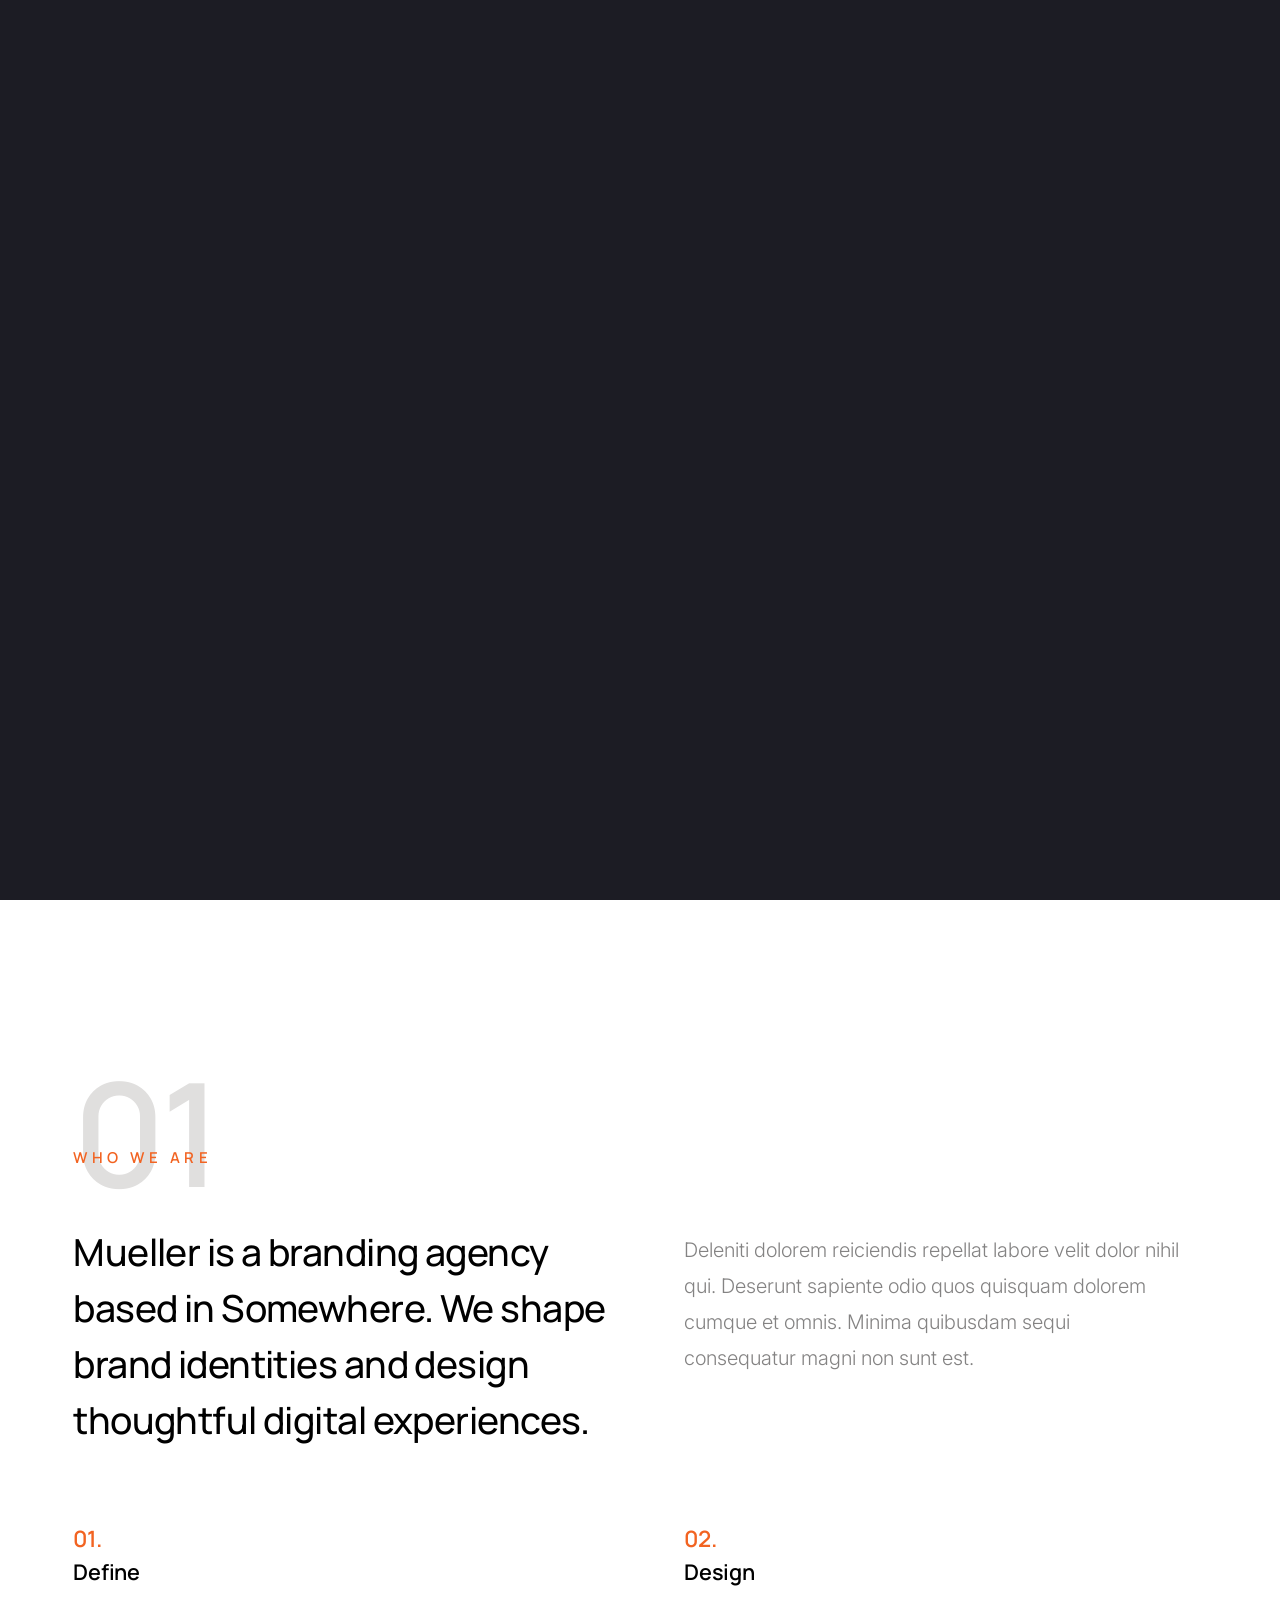
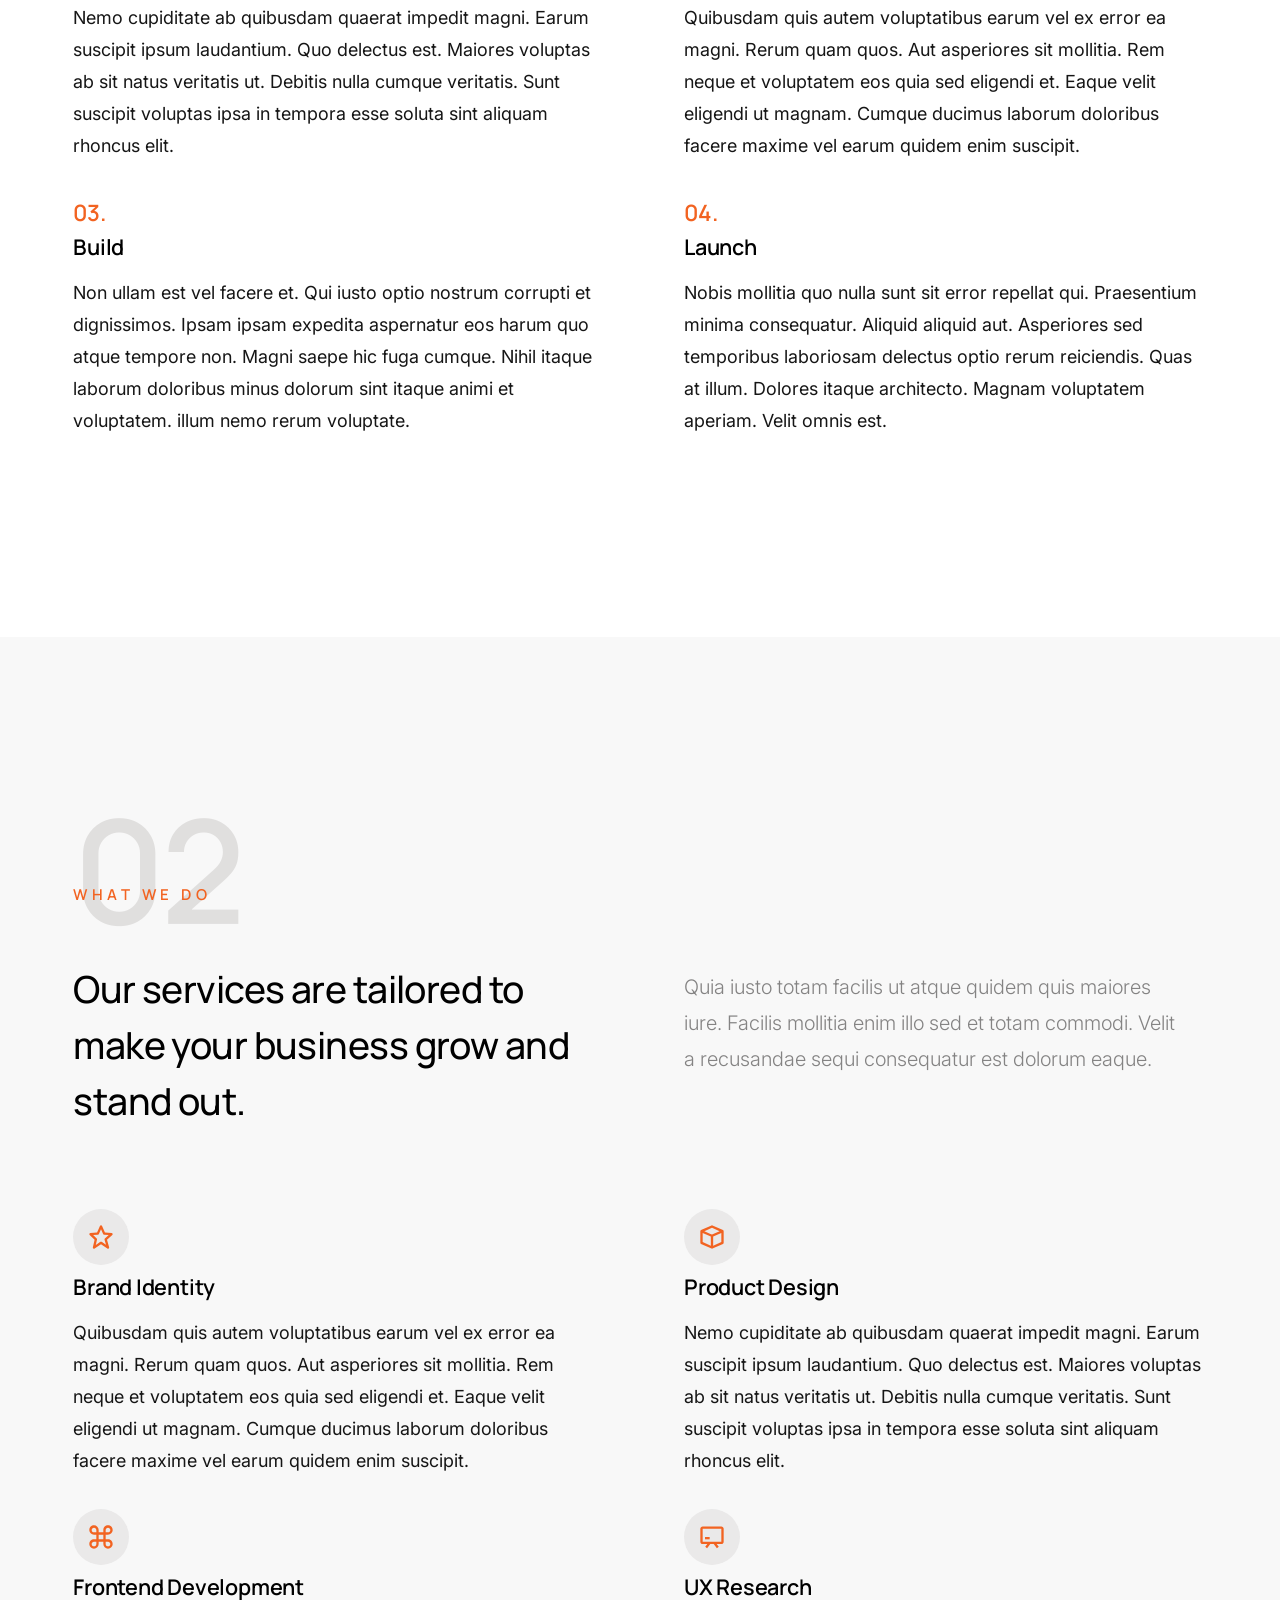
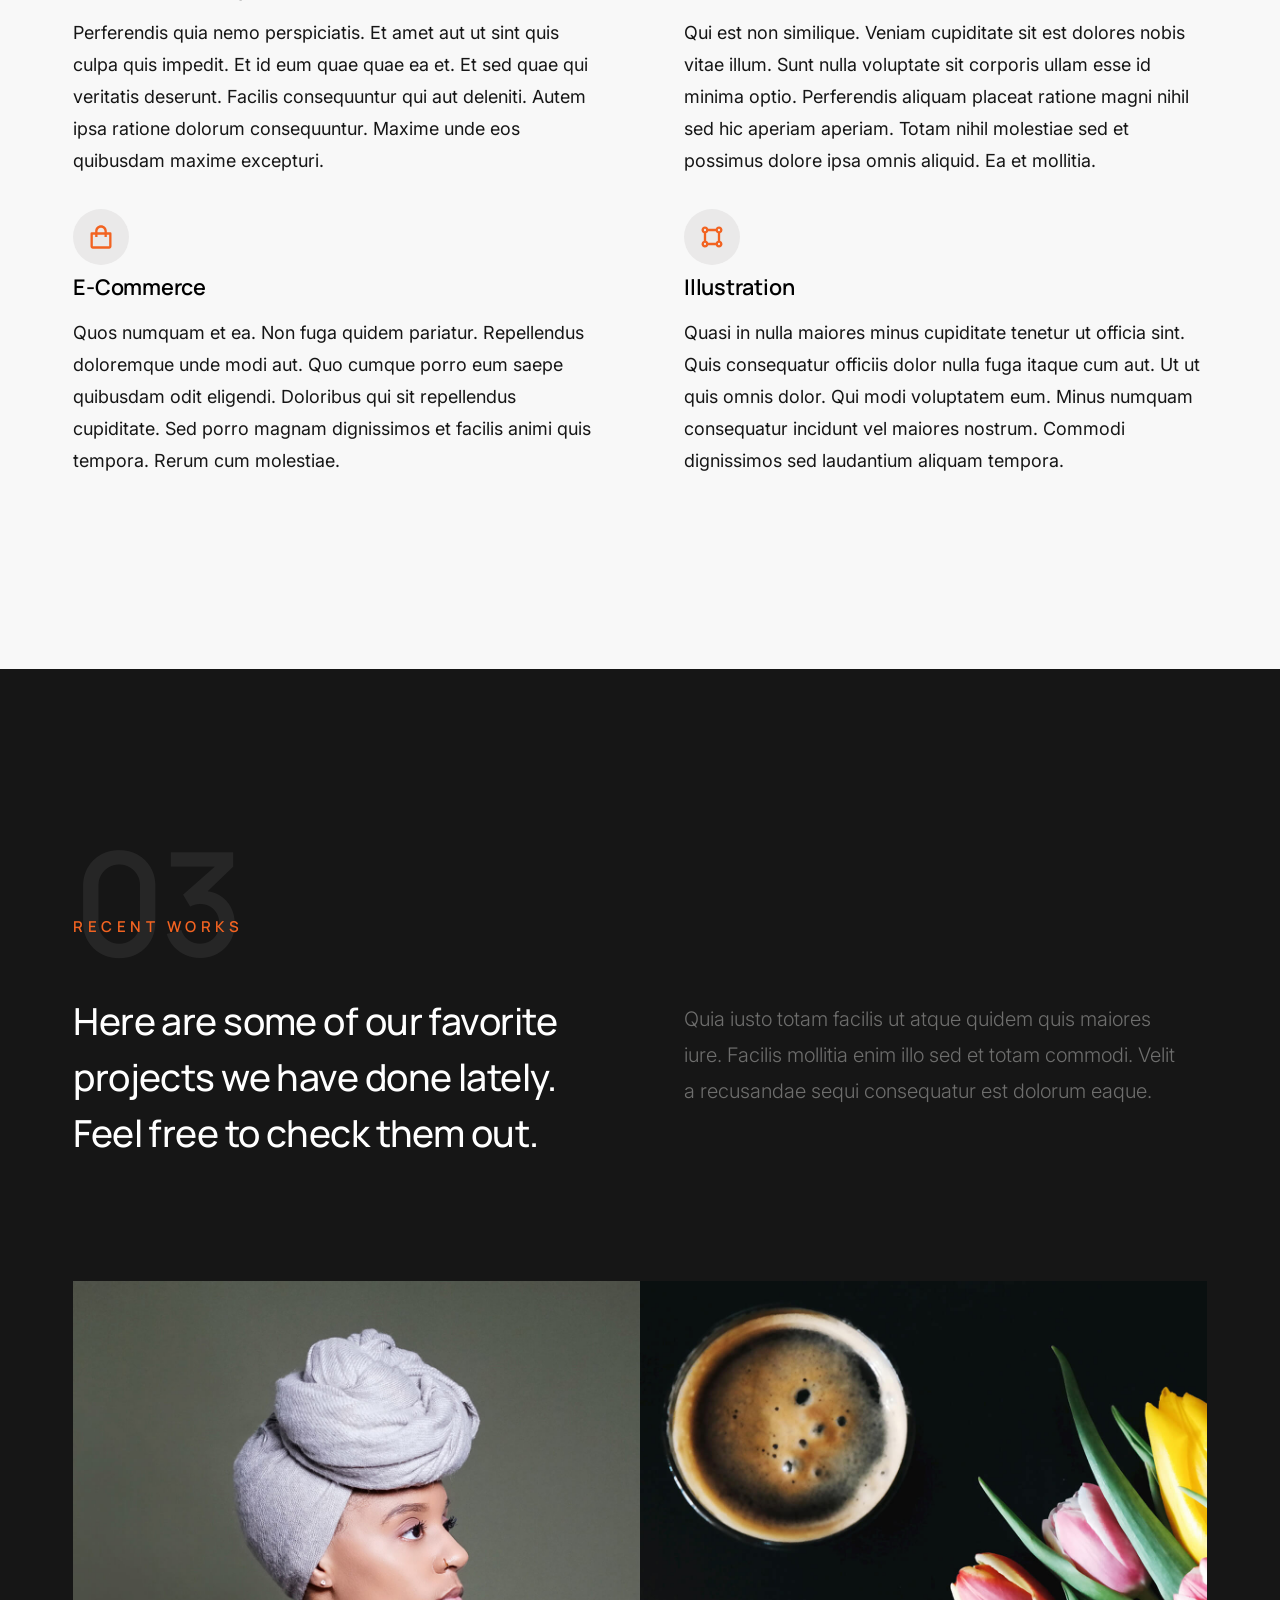
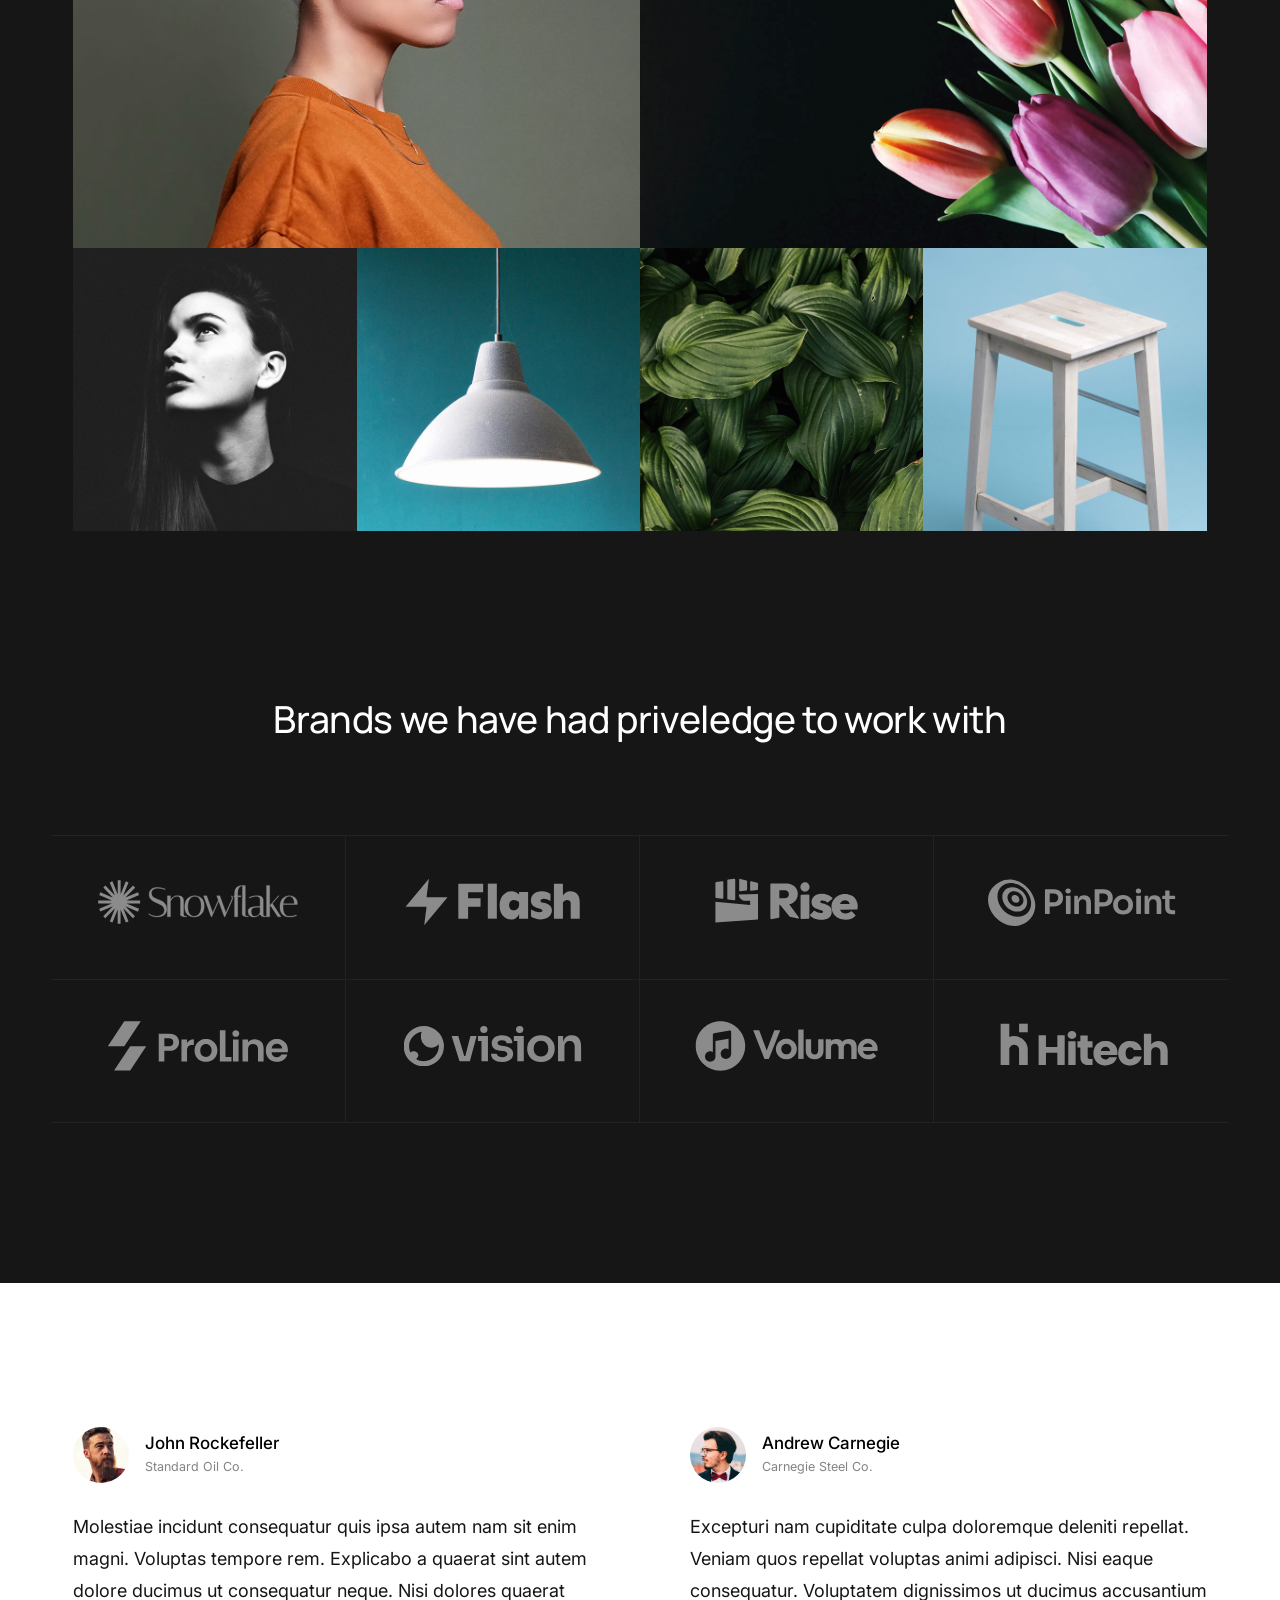
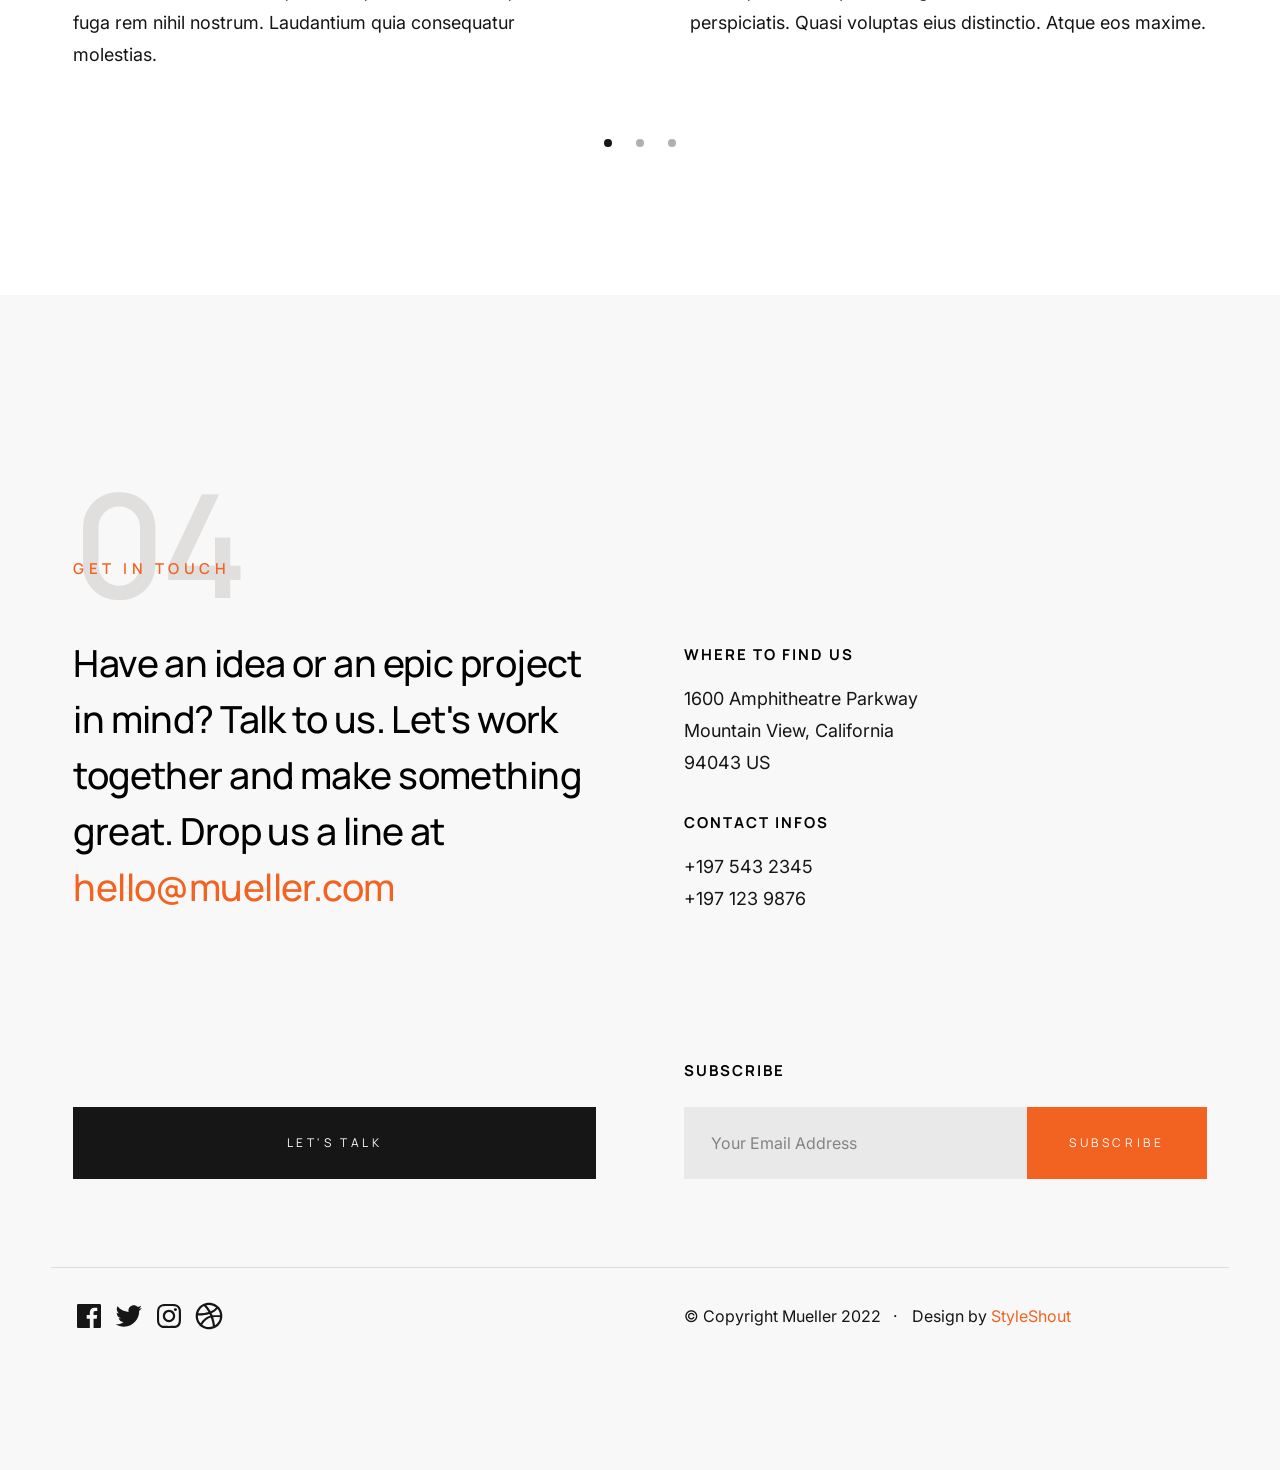
<file: index.html>
<!DOCTYPE html><html lang="en" class="js"><head>

    <!--- basic page needs
    ================================================== -->
    <meta charset="utf-8">
    <meta name="viewport" content="width=device-width, initial-scale=1">
    <title>Mueller</title>
    <meta name="robots" content="noindex, nofollow">

    <script>
        document.documentElement.classList.remove('no-js');
        document.documentElement.classList.add('js');
    </script>

    <!-- CSS
    ================================================== -->
    <link rel="stylesheet" href="css/vendor.css">
    <link rel="stylesheet" href="css/styles.css">

    <!-- favicons
    ================================================== -->
    <link rel="apple-touch-icon" sizes="180x180" href="images/apple-touch-icon.png">
    <link rel="icon" type="image/png" sizes="32x32" href="images/favicon-32x32.png">
    <link rel="icon" type="image/png" sizes="16x16" href="images/favicon-16x16.png">
    <link rel="manifest" href="site.webmanifest">

</head>


<body id="top">


    <!-- preloader
    ================================================== -->
    <div id="preloader">
        <div id="loader"></div>
    </div>


    <!-- page wrap
    ================================================== -->
    <div id="page" class="s-pagewrap">


        <!-- # site header 
        ================================================== -->
        <header class="s-header">

            <div class="row s-header__inner">

                <div class="s-header__block">
                    <div class="s-header__logo">
                        <a class="logo" href="index.html">
                            <img src="images/logo.svg" alt="Homepage">
                        </a>
                    </div>

                    <a class="s-header__menu-toggle" href="#0"><span>Menu</span></a>
                </div> <!-- end s-header__block -->

                <nav class="s-header__nav">
    
                    <ul class="s-header__menu-links">
                        <li class="current"><a href="#intro" class="smoothscroll">Intro</a></li>
                        <li><a href="#about" class="smoothscroll">About</a></li>
                        <li><a href="#services" class="smoothscroll">Services</a></li>
                        <li><a href="#folio" class="smoothscroll">Work</a></li>
                        <li><a href="#footer" class="smoothscroll">Contact</a></li>
                    </ul> <!-- s-header__menu-links -->

                    <ul class="s-header__social">
                        <li>
                            <a href="">
                                <svg xmlns="http://www.w3.org/2000/svg" width="24" height="24" viewBox="0 0 24 24" style="fill:rgba(0, 0, 0, 1);transform:;-ms-filter:"><path d="M20,3H4C3.447,3,3,3.448,3,4v16c0,0.552,0.447,1,1,1h8.615v-6.96h-2.338v-2.725h2.338v-2c0-2.325,1.42-3.592,3.5-3.592 c0.699-0.002,1.399,0.034,2.095,0.107v2.42h-1.435c-1.128,0-1.348,0.538-1.348,1.325v1.735h2.697l-0.35,2.725h-2.348V21H20 c0.553,0,1-0.448,1-1V4C21,3.448,20.553,3,20,3z"></path></svg>
                                <span class="u-screen-reader-text">Facebook</span>
                            </a>
                        </li>
                        <li>
                            <a href="">
                                <svg xmlns="http://www.w3.org/2000/svg" width="24" height="24" viewBox="0 0 24 24" style="fill:rgba(0, 0, 0, 1);transform:;-ms-filter:"><path d="M19.633,7.997c0.013,0.175,0.013,0.349,0.013,0.523c0,5.325-4.053,11.461-11.46,11.461c-2.282,0-4.402-0.661-6.186-1.809 c0.324,0.037,0.636,0.05,0.973,0.05c1.883,0,3.616-0.636,5.001-1.721c-1.771-0.037-3.255-1.197-3.767-2.793 c0.249,0.037,0.499,0.062,0.761,0.062c0.361,0,0.724-0.05,1.061-0.137c-1.847-0.374-3.23-1.995-3.23-3.953v-0.05 c0.537,0.299,1.16,0.486,1.82,0.511C3.534,9.419,2.823,8.184,2.823,6.787c0-0.748,0.199-1.434,0.548-2.032 c1.983,2.443,4.964,4.04,8.306,4.215c-0.062-0.3-0.1-0.611-0.1-0.923c0-2.22,1.796-4.028,4.028-4.028 c1.16,0,2.207,0.486,2.943,1.272c0.91-0.175,1.782-0.512,2.556-0.973c-0.299,0.935-0.936,1.721-1.771,2.22 c0.811-0.088,1.597-0.312,2.319-0.624C21.104,6.712,20.419,7.423,19.633,7.997z"></path></svg>
                                <span class="u-screen-reader-text">Twitter</span>
                            </a>
                        </li>
                        <li>
                            <a href="">
                                <svg xmlns="http://www.w3.org/2000/svg" width="24" height="24" viewBox="0 0 24 24" style="fill:rgba(0, 0, 0, 1);transform:;-ms-filter:"><path d="M11.999,7.377c-2.554,0-4.623,2.07-4.623,4.623c0,2.554,2.069,4.624,4.623,4.624c2.552,0,4.623-2.07,4.623-4.624 C16.622,9.447,14.551,7.377,11.999,7.377L11.999,7.377z M11.999,15.004c-1.659,0-3.004-1.345-3.004-3.003 c0-1.659,1.345-3.003,3.004-3.003s3.002,1.344,3.002,3.003C15.001,13.659,13.658,15.004,11.999,15.004L11.999,15.004z"></path><circle cx="16.806" cy="7.207" r="1.078"></circle><path d="M20.533,6.111c-0.469-1.209-1.424-2.165-2.633-2.632c-0.699-0.263-1.438-0.404-2.186-0.42 c-0.963-0.042-1.268-0.054-3.71-0.054s-2.755,0-3.71,0.054C7.548,3.074,6.809,3.215,6.11,3.479C4.9,3.946,3.945,4.902,3.477,6.111 c-0.263,0.7-0.404,1.438-0.419,2.186c-0.043,0.962-0.056,1.267-0.056,3.71c0,2.442,0,2.753,0.056,3.71 c0.015,0.748,0.156,1.486,0.419,2.187c0.469,1.208,1.424,2.164,2.634,2.632c0.696,0.272,1.435,0.426,2.185,0.45 c0.963,0.042,1.268,0.055,3.71,0.055s2.755,0,3.71-0.055c0.747-0.015,1.486-0.157,2.186-0.419c1.209-0.469,2.164-1.424,2.633-2.633 c0.263-0.7,0.404-1.438,0.419-2.186c0.043-0.962,0.056-1.267,0.056-3.71s0-2.753-0.056-3.71C20.941,7.57,20.801,6.819,20.533,6.111z M19.315,15.643c-0.007,0.576-0.111,1.147-0.311,1.688c-0.305,0.787-0.926,1.409-1.712,1.711c-0.535,0.199-1.099,0.303-1.67,0.311 c-0.95,0.044-1.218,0.055-3.654,0.055c-2.438,0-2.687,0-3.655-0.055c-0.569-0.007-1.135-0.112-1.669-0.311 c-0.789-0.301-1.414-0.923-1.719-1.711c-0.196-0.534-0.302-1.099-0.311-1.669c-0.043-0.95-0.053-1.218-0.053-3.654 c0-2.437,0-2.686,0.053-3.655c0.007-0.576,0.111-1.146,0.311-1.687c0.305-0.789,0.93-1.41,1.719-1.712 c0.534-0.198,1.1-0.303,1.669-0.311c0.951-0.043,1.218-0.055,3.655-0.055c2.437,0,2.687,0,3.654,0.055 c0.571,0.007,1.135,0.112,1.67,0.311c0.786,0.303,1.407,0.925,1.712,1.712c0.196,0.534,0.302,1.099,0.311,1.669 c0.043,0.951,0.054,1.218,0.054,3.655c0,2.436,0,2.698-0.043,3.654H19.315z"></path></svg>
                                <span class="u-screen-reader-text">Instagram</span>
                            </a>
                        </li>
                        <li>
                            <a href="">
                                <svg xmlns="http://www.w3.org/2000/svg" width="24" height="24" viewBox="0 0 24 24" style="fill: rgba(0, 0, 0, 1);transform: ;msFilter:;"><path d="M20.66 6.98a9.932 9.932 0 0 0-3.641-3.64C15.486 2.447 13.813 2 12 2s-3.486.447-5.02 1.34c-1.533.893-2.747 2.107-3.64 3.64S2 10.187 2 12s.446 3.487 1.34 5.02a9.924 9.924 0 0 0 3.641 3.64C8.514 21.553 10.187 22 12 22s3.486-.447 5.02-1.34a9.932 9.932 0 0 0 3.641-3.64C21.554 15.487 22 13.813 22 12s-.446-3.487-1.34-5.02zM12 3.66c2 0 3.772.64 5.32 1.919-.92 1.174-2.286 2.14-4.1 2.9-1.002-1.813-2.088-3.327-3.261-4.54A7.715 7.715 0 0 1 12 3.66zM5.51 6.8a8.116 8.116 0 0 1 2.711-2.22c1.212 1.201 2.325 2.7 3.34 4.5-2 .6-4.114.9-6.341.9-.573 0-1.006-.013-1.3-.04A8.549 8.549 0 0 1 5.51 6.8zM3.66 12c0-.054.003-.12.01-.2.007-.08.01-.146.01-.2.254.014.641.02 1.161.02 2.666 0 5.146-.367 7.439-1.1.187.373.381.793.58 1.26-1.32.293-2.674 1.006-4.061 2.14S6.4 16.247 5.76 17.5c-1.4-1.587-2.1-3.42-2.1-5.5zM12 20.34c-1.894 0-3.594-.587-5.101-1.759.601-1.187 1.524-2.322 2.771-3.401 1.246-1.08 2.483-1.753 3.71-2.02a29.441 29.441 0 0 1 1.56 6.62 8.166 8.166 0 0 1-2.94.56zm7.08-3.96a8.351 8.351 0 0 1-2.58 2.621c-.24-2.08-.7-4.107-1.379-6.081.932-.066 1.765-.1 2.5-.1.799 0 1.686.034 2.659.1a8.098 8.098 0 0 1-1.2 3.46zm-1.24-5c-1.16 0-2.233.047-3.22.14a27.053 27.053 0 0 0-.68-1.62c2.066-.906 3.532-2.006 4.399-3.3 1.2 1.414 1.854 3.027 1.96 4.84-.812-.04-1.632-.06-2.459-.06z"></path></svg>
                                <span class="u-screen-reader-text">Dribbble</span>
                            </a>
                        </li>
                    </ul> <!-- s-header__social -->
    
                </nav> <!-- end s-header__nav -->

            </div> <!-- end s-header__inner -->

        </header> <!-- end s-header -->


        <!-- # site-content
        ================================================== -->
        <section id="content" class="s-content">


            <!-- intro
            ----------------------------------------------- -->
            <section id="intro" class="s-intro target-section">

                <div class="s-intro__bg"></div>

                <div class="row s-intro__content">

                    <div class="s-intro__content-bg"></div>

                    <div class="column lg-12 s-intro__content-inner">
                        
                        <h1 class="s-intro__content-title">
                        We provide creative <br>
                        solutions to turn your <br>
                        ideas into digital reality.
                        </h1>

                        <div class="s-intro__content-buttons">
                            <a href="#download" class="btn btn--stroke s-intro__content-btn smoothscroll">More About Us</a>
                            <a href="https://player.vimeo.com/video/14592941?color=f26522&amp;title=0&amp;byline=0&amp;portrait=0" class="s-intro__content-video-btn">
                                <svg xmlns="http://www.w3.org/2000/svg" width="24" height="24" viewBox="0 0 24 24" style="fill: rgba(0, 0, 0, 1);transform: ;msFilter:;"><path d="M7 6v12l10-6z"></path></svg>
                            </a>
                        </div>
                        
                    </div> <!-- s-intro__content-inner -->

                </div> <!-- s-intro__content -->

                <div class="s-intro__scroll-down">
                    <a href="#about" class="smoothscroll">
                        <span>Scroll Down</span>
                    </a>
                </div> <!-- s-intro__scroll-down -->

            </section> <!-- end s-intro -->


            <!-- about
            ----------------------------------------------- -->
            <section id="about" class="s-about target-section">

                <div class="row section-header" data-num="01">
                    <h3 class="column lg-12 section-header__pretitle pretitle text-pretitle">Who We Are</h3>
                    <div class="column lg-6 stack-on-1100 section-header__primary">
                        <h2 class="title text-display-1">
                        Mueller is a branding agency based in Somewhere. 
                        We shape brand identities and design thoughtful 
                        digital experiences.
                        </h2>
                    </div>
                    <div class="column lg-6 stack-on-1100 section-header__secondary">
                        <p class="desc">
                        Deleniti dolorem reiciendis repellat labore velit dolor nihil qui. 
                        Deserunt sapiente odio quos quisquam dolorem cumque et omnis. 
                        Minima quibusdam sequi consequatur magni non sunt est.
                        </p>
                    </div>
                </div> <!-- end section-header -->

                <div class="row process-list list-block show-ctr block-lg-one-half block-tab-whole">
    
                    <div class="column list-block__item">
                        <div class="list-block__title">
                            <h3 class="h5">Define</h3>
                        </div>
                        <div class="list-block__text">
                            <p>
                            Nemo cupiditate ab quibusdam quaerat impedit magni. Earum suscipit ipsum laudantium. 
                            Quo delectus est. Maiores voluptas ab sit natus veritatis ut. Debitis nulla cumque veritatis.
                            Sunt suscipit voluptas ipsa in tempora esse soluta sint aliquam rhoncus elit.
                            </p>
                        </div>
                    </div> <!-- end list-block__item -->

                    <div class="column list-block__item">
                        <div class="list-block__title">
                            <h3 class="h5">Design</h3>
                        </div>
                        <div class="list-block__text">
                            <p>
                            Quibusdam quis autem voluptatibus earum vel ex error ea magni. Rerum quam quos. Aut asperiores 
                            sit mollitia. Rem neque et voluptatem eos quia sed eligendi et. Eaque velit eligendi ut 
                            magnam. Cumque ducimus laborum doloribus facere maxime vel earum quidem enim suscipit.
                            </p>
                        </div>
                    </div> <!-- end list-block__item -->
        
                    <div class="column list-block__item">
                        <div class="list-block__title">
                            <h3 class="h5">Build</h3>
                        </div>
                        <div class="list-block__text">
                            <p>
                            Non ullam est vel facere et. Qui iusto optio nostrum corrupti et dignissimos. Ipsam ipsam 
                            expedita aspernatur eos harum quo atque tempore non. Magni saepe hic fuga cumque. Nihil 
                            itaque laborum doloribus minus dolorum sint itaque animi et voluptatem.
                            illum nemo rerum voluptate. 
                            </p>
                        </div>
                    </div> <!-- end list-block__item -->
        
                    <div class="column list-block__item">
                        <div class="list-block__title">
                            <h3 class="h5">Launch</h3>
                        </div>
                        <div class="list-block__text">
                            <p>
                            Nobis mollitia quo nulla sunt sit error repellat qui. Praesentium minima consequatur. 
                            Aliquid aliquid aut. Asperiores sed temporibus laboriosam delectus optio rerum reiciendis.
                            Quas at illum. Dolores itaque architecto. Magnam voluptatem aperiam. Velit omnis est.
                            </p>
                        </div>
                    </div> <!-- end list-block__item -->

                </div> <!-- end process-list -->

            </section> <!-- end s-about -->


            <!-- services
            ----------------------------------------------- -->
            <section id="services" class="s-services target-section">

                <div class="row section-header" data-num="02">
                    <h3 class="column lg-12 section-header__pretitle text-pretitle">What We Do</h3>
                    <div class="column lg-6 stack-on-1100 section-header__primary">
                        <h2 class="title text-display-1">
                            Our services are tailored to make your business grow and stand out.
                        </h2>
                    </div>
                    <div class="column lg-6 stack-on-1100 section-header__secondary">
                        <p class="desc">
                        Quia iusto totam facilis ut atque quidem quis maiores iure. 
                        Facilis mollitia enim illo sed et totam commodi. Velit a 
                        recusandae sequi consequatur est dolorum eaque.
                        </p>
                    </div>
                </div> <!-- end section-header -->

                <div class="row services-list list-block block-lg-one-half block-tab-whole">
    
                    <div class="column list-block__item">
                        <div class="list-block__title">
                            <div class="list-block__icon">
                                <svg xmlns="http://www.w3.org/2000/svg" width="24" height="24" viewBox="0 0 24 24" style="fill: rgba(0, 0, 0, 1);transform: ;msFilter:;"><path d="m6.516 14.323-1.49 6.452a.998.998 0 0 0 1.529 1.057L12 18.202l5.445 3.63a1.001 1.001 0 0 0 1.517-1.106l-1.829-6.4 4.536-4.082a1 1 0 0 0-.59-1.74l-5.701-.454-2.467-5.461a.998.998 0 0 0-1.822 0L8.622 8.05l-5.701.453a1 1 0 0 0-.619 1.713l4.214 4.107zm2.853-4.326a.998.998 0 0 0 .832-.586L12 5.43l1.799 3.981a.998.998 0 0 0 .832.586l3.972.315-3.271 2.944c-.284.256-.397.65-.293 1.018l1.253 4.385-3.736-2.491a.995.995 0 0 0-1.109 0l-3.904 2.603 1.05-4.546a1 1 0 0 0-.276-.94l-3.038-2.962 4.09-.326z"></path></svg>
                            </div>
                            <h3 class="h5">Brand Identity</h3>
                        </div>
                        <div class="list-block__text">
                            <p>
                            Quibusdam quis autem voluptatibus earum vel ex error ea magni. Rerum quam quos. Aut asperiores 
                            sit mollitia. Rem neque et voluptatem eos quia sed eligendi et. Eaque velit eligendi ut 
                            magnam. Cumque ducimus laborum doloribus facere maxime vel earum quidem enim suscipit.
                            </p>
                        </div>
                    </div> <!-- end list-block__item -->
        
                    <div class="column list-block__item">
                        <div class="list-block__title">
                            <div class="list-block__icon">
                                <svg xmlns="http://www.w3.org/2000/svg" width="24" height="24" viewBox="0 0 24 24" style="fill: rgba(0, 0, 0, 1);transform: ;msFilter:;"><path d="m21.406 6.086-9-4a1.001 1.001 0 0 0-.813 0l-9 4c-.02.009-.034.024-.054.035-.028.014-.058.023-.084.04-.022.015-.039.034-.06.05a.87.87 0 0 0-.19.194c-.02.028-.041.053-.059.081a1.119 1.119 0 0 0-.076.165c-.009.027-.023.052-.031.079A1.013 1.013 0 0 0 2 7v10c0 .396.232.753.594.914l9 4c.13.058.268.086.406.086a.997.997 0 0 0 .402-.096l.004.01 9-4A.999.999 0 0 0 22 17V7a.999.999 0 0 0-.594-.914zM12 4.095 18.538 7 12 9.905l-1.308-.581L5.463 7 12 4.095zM4 16.351V8.539l7 3.111v7.811l-7-3.11zm9 3.11V11.65l7-3.111v7.812l-7 3.11z"></path></svg>
                            </div>
                            <h3 class="h5">Product Design</h3>
                        </div>
                        <div class="list-block__text">
                            <p>
                            Nemo cupiditate ab quibusdam quaerat impedit magni. Earum suscipit ipsum laudantium. 
                            Quo delectus est. Maiores voluptas ab sit natus veritatis ut. Debitis nulla cumque veritatis.
                            Sunt suscipit voluptas ipsa in tempora esse soluta sint aliquam rhoncus elit.
                            </p>
                        </div>
                    </div> <!-- end list-block__item -->
        
                    <div class="column list-block__item">
                        <div class="list-block__title">
                            <div class="list-block__icon">
                                <svg xmlns="http://www.w3.org/2000/svg" width="24" height="24" viewBox="0 0 24 24" style="fill: rgba(0, 0, 0, 1);transform: ;msFilter:;"><path d="M6 14c-2.206 0-4 1.794-4 4s1.794 4 4 4a4.003 4.003 0 0 0 3.998-3.98H10V16h4v2.039h.004A4.002 4.002 0 0 0 18 22c2.206 0 4-1.794 4-4s-1.794-4-4-4h-2v-4h2c2.206 0 4-1.794 4-4s-1.794-4-4-4-4 1.794-4 4v2h-4V5.98h-.002A4.003 4.003 0 0 0 6 2C3.794 2 2 3.794 2 6s1.794 4 4 4h2v4H6zm2 4c0 1.122-.879 2-2 2s-2-.878-2-2 .879-2 2-2h2v2zm10-2c1.121 0 2 .878 2 2s-.879 2-2 2-2-.878-2-2v-2h2zM16 6c0-1.122.879-2 2-2s2 .878 2 2-.879 2-2 2h-2V6zM6 8c-1.121 0-2-.878-2-2s.879-2 2-2 2 .878 2 2v2H6zm4 2h4v4h-4v-4z"></path></svg>
                            </div>
                            <h3 class="h5">Frontend Development</h3>
                        </div>
                        <div class="list-block__text">
                            <p>
                            Perferendis quia nemo perspiciatis. Et amet aut ut sint quis culpa quis impedit. 
                            Et id eum quae quae ea et. Et sed quae qui veritatis deserunt. Facilis consequuntur 
                            qui aut deleniti. Autem ipsa ratione dolorum consequuntur. Maxime unde eos quibusdam 
                            maxime excepturi.
                            </p>
                        </div>
                    </div> <!-- end list-block__item -->
        
                    <div class="column list-block__item">
                        <div class="list-block__title">
                            <div class="list-block__icon">
                                <svg xmlns="http://www.w3.org/2000/svg" width="24" height="24" viewBox="0 0 24 24" style="fill: rgba(0, 0, 0, 1);transform: ;msFilter:;"><path d="M20 3H4c-1.103 0-2 .897-2 2v11c0 1.103.897 2 2 2h4l-1.8 2.4 1.6 1.2 2.7-3.6h3l2.7 3.6 1.6-1.2L16 18h4c1.103 0 2-.897 2-2V5c0-1.103-.897-2-2-2zM4 16V5h16l.001 11H4z"></path><path d="M6 12h4v2H6z"></path></svg>
                            </div>
                            <h3 class="h5">UX Research</h3>
                        </div>
                        <div class="list-block__text">
                            <p>
                            Qui est non similique. Veniam cupiditate sit est dolores nobis vitae illum. 
                            Sunt nulla voluptate sit corporis ullam esse id minima optio. Perferendis aliquam placeat 
                            ratione magni nihil sed hic aperiam aperiam. Totam nihil molestiae sed et possimus 
                            dolore ipsa omnis aliquid. Ea et mollitia. 
                            </p>
                        </div>
                    </div> <!-- end list-block__item -->

                    <div class="column list-block__item">
                        <div class="list-block__title">
                            <div class="list-block__icon">
                                <svg xmlns="http://www.w3.org/2000/svg" width="24" height="24" viewBox="0 0 24 24" style="fill: rgba(0, 0, 0, 1);transform: ;msFilter:;"><path d="M5 22h14c1.103 0 2-.897 2-2V9a1 1 0 0 0-1-1h-3V7c0-2.757-2.243-5-5-5S7 4.243 7 7v1H4a1 1 0 0 0-1 1v11c0 1.103.897 2 2 2zM9 7c0-1.654 1.346-3 3-3s3 1.346 3 3v1H9V7zm-4 3h2v2h2v-2h6v2h2v-2h2l.002 10H5V10z"></path></svg>
                            </div>
                            <h3 class="h5">E-Commerce</h3>
                        </div>
                        <div class="list-block__text">
                            <p>
                            Quos numquam et ea. Non fuga quidem pariatur. Repellendus doloremque unde modi aut. 
                            Quo cumque porro eum saepe quibusdam odit eligendi. Doloribus qui sit repellendus cupiditate. 
                            Sed porro magnam dignissimos et facilis animi quis tempora. Rerum cum molestiae. 
                            </p>
                        </div>
                    </div> <!-- end list-block__item -->
        
                    <div class="column list-block__item">
                        <div class="list-block__title">
                            <div class="list-block__icon">
                                <svg xmlns="http://www.w3.org/2000/svg" width="24" height="24" viewBox="0 0 24 24" style="fill: rgba(0, 0, 0, 1);transform: ;msFilter:;"><path d="M21 6c0-1.654-1.346-3-3-3a2.993 2.993 0 0 0-2.815 2h-6.37A2.993 2.993 0 0 0 6 3C4.346 3 3 4.346 3 6c0 1.302.839 2.401 2 2.815v6.369A2.997 2.997 0 0 0 3 18c0 1.654 1.346 3 3 3a2.993 2.993 0 0 0 2.815-2h6.369a2.994 2.994 0 0 0 2.815 2c1.654 0 3-1.346 3-3a2.997 2.997 0 0 0-2-2.816V8.816A2.996 2.996 0 0 0 21 6zm-3-1a1.001 1.001 0 1 1-1 1c0-.551.448-1 1-1zm-2.815 12h-6.37A2.99 2.99 0 0 0 7 15.184V8.816A2.99 2.99 0 0 0 8.815 7h6.369A2.99 2.99 0 0 0 17 8.815v6.369A2.99 2.99 0 0 0 15.185 17zM6 5a1.001 1.001 0 1 1-1 1c0-.551.448-1 1-1zm0 14a1.001 1.001 0 0 1 0-2 1.001 1.001 0 0 1 0 2zm12 0a1.001 1.001 0 0 1 0-2 1.001 1.001 0 0 1 0 2z"></path></svg>
                            </div>
                            <h3 class="h5">Illustration</h3>
                        </div>
                        <div class="list-block__text">
                            <p>
                            Quasi in nulla maiores minus cupiditate tenetur ut officia sint. Quis consequatur 
                            officiis dolor nulla fuga itaque cum aut. Ut ut quis omnis dolor. Qui modi voluptatem eum.
                            Minus numquam consequatur incidunt vel maiores nostrum. Commodi dignissimos sed 
                            laudantium aliquam tempora.
                            </p>
                        </div>
                    </div> <!-- end list-block__item -->
        
                </div> <!-- end process-list -->

            </section> <!-- end s-services -->


            <!-- portfolio
            ----------------------------------------------- -->
            <section id="folio" class="s-folio target-section">

                <div class="row section-header light-on-dark" data-num="03">
                    <h3 class="column lg-12 section-header__pretitle text-pretitle">Recent Works</h3>
                    <div class="column lg-6 stack-on-1100 section-header__primary">
                        <h2 class="title text-display-1">
                            Here are some of our favorite projects we have done lately. Feel free to check them out.
                        </h2>
                    </div>
                    <div class="column lg-6 stack-on-1100 section-header__secondary">
                        <p class="desc">
                        Quia iusto totam facilis ut atque quidem quis maiores iure. 
                        Facilis mollitia enim illo sed et totam commodi. Velit a 
                        recusandae sequi consequatur est dolorum eaque.
                        </p>
                    </div>
                </div> <!-- end section-header -->

                <div id="bricks" class="row bricks">
                    <div class="column lg-12 masonry">
                        <div class="bricks-wrapper">

                            <div class="grid-sizer"></div>

                            <article class="brick brick--double entry">
                                <a href="#modal-01" class="entry__link">
                                    <div class="entry__thumb">
                                        <img src="images/white_turban%402x.jpg" alt="">
                                    </div>
                                    <div class="entry__info">
                                        <div class="entry__cat">Frontend Design</div>
                                        <h4 class="entry__title">White Turban</h4>
                                    </div>
                                </a>
                            </article> <!-- entry -->

                            <article class="brick brick--double entry">
                                <a href="#modal-02" class="entry__link">
                                    <div class="entry__thumb">
                                        <img src="images/caffeine_and_tulips%402x.jpg" alt="">
                                    </div>
                                    <div class="entry__info">
                                        <div class="entry__cat">Brand Identity</div>
                                        <h4 class="entry__title">Caffeine &amp; Tulips</h4>
                                    </div>
                                </a>
                            </article> <!-- entry -->

                            <article class="brick entry">
                                <a href="#modal-03" class="entry__link">
                                    <div class="entry__thumb">
                                        <img src="images/grayscale%402x.jpg" alt="">
                                    </div>
                                    <div class="entry__info">
                                        <div class="entry__cat">Product Design</div>
                                        <h4 class="entry__title">Grayscale</h4>
                                    </div>
                                </a>
                            </article> <!-- entry -->

                            <article class="brick entry">
                                <a href="#modal-04" class="entry__link">
                                    <div class="entry__thumb">
                                        <img src="images/lamp%402x.jpg" alt="">
                                    </div>
                                    <div class="entry__info">
                                        <div class="entry__cat">E-Commerce</div>
                                        <h4 class="entry__title">Lamp</h4>
                                    </div>
                                </a>
                            </article> <!-- entry -->

                            <article class="brick entry">
                                <a href="#modal-05" class="entry__link">
                                    <div class="entry__thumb">
                                        <img src="images/tropical%402x.jpg" alt="">
                                    </div>
                                    <div class="entry__info">
                                        <div class="entry__cat">Frontend Design</div>
                                        <h4 class="entry__title">Tropical</h4>
                                    </div>
                                </a>
                            </article> <!-- entry -->

                            <article class="brick entry">
                                <a href="#modal-06" class="entry__link">
                                    <div class="entry__thumb">
                                        <img src="images/woodcraft%402x.jpg" alt="">
                                    </div>
                                    <div class="entry__info">
                                        <div class="entry__cat">E-Commerce</div>
                                        <h4 class="entry__title">Woodcraft</h4>
                                    </div>
                                </a>
                            </article> <!-- entry -->

                        </div> <!-- end bricks-wrapper -->
                    </div> <!-- end masonry -->
                </div> <!-- end bricks -->


                <!-- modal templates popup
                -------------------------------------------- -->
                <div id="modal-01" hidden="">
                    <div class="modal-popup">
                        <img src="images/g-turban.jpg" alt="">
            
                        <div class="modal-popup__desc">
                            <h5>White Turban</h5>
                            <p>Odio soluta enim quos sit asperiores rerum rerum repudiandae cum. Vel voluptatem alias qui assumenda iure et expedita voluptatem. Ratione officiis quae.</p>
                            <ul class="modal-popup__cat">
                                <li>UX Research</li>
                                <li>Frontend Design</li>
                            </ul>
                        </div>
            
                        <a href="https://www.behance.net/" class="modal-popup__details">Project link</a>
                    </div>
                </div> <!-- end modal -->

                <div id="modal-02" hidden="">
                    <div class="modal-popup">
                        <img src="images/g-tulips.jpg" alt="">
            
                        <div class="modal-popup__desc">
                            <h5>Caffeine &amp; Tulips</h5>
                            <p>Proin gravida nibh vel velit auctor aliquet. Aenean sollicitudin, lorem quis bibendum auctor, nisi elit consequat ipsum, nec sagittis sem nibh id elit.</p>
                            <ul class="modal-popup__cat">
                                <li>Brand Identity</li>
                            </ul>
                        </div>
            
                        <a href="https://www.behance.net/" class="modal-popup__details">Project link</a>
                    </div>
                </div> <!-- end modal -->

                <div id="modal-03" hidden="">
                    <div class="modal-popup">
                        <img src="images/g-grayscale.jpg" alt="">
            
                        <div class="modal-popup__desc">
                            <h5>Grayscale</h5>
                            <p>Exercitationem reprehenderit quod explicabo consequatur aliquid ut magni ut. Deleniti quo corrupti illum velit eveniet ratione necessitatibus ipsam mollitia.</p>
                            <ul class="modal-popup__cat">
                                <li>Product Design</li>
                            </ul>
                        </div>
            
                        <a href="https://www.behance.net/" class="modal-popup__details">Project link</a>
                    </div>
                </div> <!-- end modal -->

                <div id="modal-04" hidden="">
                    <div class="modal-popup">
                        <img src="images/g-lamp.jpg" alt="">
            
                        <div class="modal-popup__desc">
                            <h5>The Lamp</h5>
                            <p>Dolores velit qui quos nobis. Aliquam delectus voluptas quos possimus non voluptatem voluptas voluptas. Est doloribus eligendi porro doloribus voluptatum.</p>
                            <ul class="modal-popup__cat">
                                <li>E-Commerce</li>
                            </ul>
                        </div>
            
                        <a href="https://www.behance.net/" class="modal-popup__details">Project link</a>
                    </div>
                </div> <!-- end modal -->

                <div id="modal-05" hidden="">
                    <div class="modal-popup">

                        <img src="images/g-tropical.jpg" alt="">
            
                        <div class="modal-popup__desc">
                            <h5>Tropical</h5>
                            <p>Proin gravida nibh vel velit auctor aliquet. Aenean sollicitudin, lorem quis bibendum auctor, nisi elit consequat ipsum, nec sagittis sem nibh id elit.</p>
                            <ul class="modal-popup__cat">
                                <li>Frontend Design</li>
                            </ul>
                        </div>
            
                        <a href="https://www.behance.net/" class="modal-popup__details">Project link</a>
                    </div>
                </div> <!-- end modal -->

                <div id="modal-06" hidden="">
                    <div class="modal-popup">
                        <img src="images/g-woodcraft.jpg" alt="">
            
                        <div class="modal-popup__desc">
                            <h5>Woodcraft</h5>
                            <p>Quisquam vel libero consequuntur autem voluptas. Qui aut vero. Omnis fugit mollitia cupiditate voluptas. Aenean sollicitudin, lorem quis bibendum auctor.</p>
                            <ul class="modal-popup__cat">
                                <li>E-Commerce</li>
                                <li>Product Design</li>
                            </ul>
                        </div>
            
                        <a href="https://www.behance.net/" class="modal-popup__details">Project link</a>
                    </div>
                </div> <!-- end modal -->


                <!-- clients
                -------------------------------------------- -->
                <div class="s-clients row">
                    <div class="column lg-12">

                        <div class="row section-header">
                            <div class="column lg-12">
                                <h3 class="title text-display-1">Brands we have had priveledge to work with</h3>
                            </div>
                        </div> <!-- end section-header -->
    
                        <div class="row clients-list block-lg-one-fourth block-md-one-third block-tab-one-half block-stack">
    
                            <div class="column clients-list__item">
                                <a href="#0">
                                    <img src="images/snowflake.svg" alt="">
                                </a>
                            </div>
                            <div class="column clients-list__item">
                                <a href="#0">
                                    <img src="images/flash.svg" alt="">
                                </a>
                            </div>
                            <div class="column clients-list__item">
                                <a href="#0">
                                    <img src="images/rise.svg" alt="">
                                </a>
                            </div>
                            <div class="column clients-list__item">
                                <a href="#0">
                                    <img src="images/pinpoint.svg" alt="">
                                </a>
                            </div>
                            <div class="column clients-list__item">
                                <a href="#0">
                                    <img src="images/proline.svg" alt="">
                                </a>
                            </div>
                            <div class="column clients-list__item">
                                <a href="#0">
                                    <img src="images/vision.svg" alt="">
                                </a>
                            </div>
                            <div class="column clients-list__item">
                                <a href="#0">
                                    <img src="images/volume.svg" alt="">
                                </a>
                            </div>
                            <div class="column clients-list__item">
                                <a href="#0">
                                    <img src="images/hitech.svg" alt="">
                                </a>
                            </div>

                        </div> <!-- clients-list -->
                    </div> <!-- end column lg-12 -->
                </div> <!-- end s-clients -->

            </section> <!-- end s-folio -->


            <!-- testimonials
            ----------------------------------------------- -->
            <section id="testimonials" class="s-testimonials">

                <div class="row s-testimonials__content">
                    <div class="column lg-12">
        
                        <div class="swiper-container s-testimonials__slider">
        
                            <div class="swiper-wrapper">
    
                                <div class="s-testimonials__slide swiper-slide">
                                    <div class="s-testimonials__author">
                                        <img src="images/user-02.jpg" alt="Author image" class="s-testimonials__avatar">
                                        <cite class="s-testimonials__cite">
                                            <strong>John Rockefeller</strong>
                                            <span>Standard Oil Co.</span>
                                        </cite>
                                    </div>
                                    <p>
                                    Molestiae incidunt consequatur quis ipsa autem nam sit enim magni. Voluptas tempore rem. 
                                    Explicabo a quaerat sint autem dolore ducimus ut consequatur neque. Nisi dolores quaerat fuga rem nihil nostrum.
                                    Laudantium quia consequatur molestias.
                                    </p>
                                </div> <!-- end s-testimonials__slide -->
                
                                <div class="s-testimonials__slide swiper-slide">
                                    <div class="s-testimonials__author">
                                        <img src="images/user-03.jpg" alt="Author image" class="s-testimonials__avatar">
                                        <cite class="s-testimonials__cite">
                                            <strong>Andrew Carnegie</strong>
                                            <span>Carnegie Steel Co.</span>
                                        </cite>
                                    </div>
                                    <p>
                                    Excepturi nam cupiditate culpa doloremque deleniti repellat. Veniam quos repellat voluptas animi adipisci.
                                    Nisi eaque consequatur. Voluptatem dignissimos ut ducimus accusantium perspiciatis.
                                    Quasi voluptas eius distinctio. Atque eos maxime.
                                    </p>
                                </div> <!-- end s-testimonials__slide -->
                
                                <div class="s-testimonials__slide swiper-slide">
                                    <div class="s-testimonials__author">
                                        <img src="images/user-01.jpg" alt="Author image" class="s-testimonials__avatar">
                                        <cite class="s-testimonials__cite">
                                            <strong>John Morgan</strong>
                                            <span>JP Morgan &amp; Co.</span>
                                        </cite>
                                    </div>
                                    <p>
                                    Repellat dignissimos libero. Qui sed at corrupti expedita voluptas odit. Nihil ea quia nesciunt. Ducimus aut sed ipsam.  
                                    Autem eaque officia cum exercitationem sunt voluptatum accusamus. Quasi voluptas eius distinctio.
                                    Voluptatem dignissimos ut.
                                    </p>
                                </div> <!-- end s-testimonials__slide -->
        
                                <div class="s-testimonials__slide swiper-slide">
                                    <div class="s-testimonials__author">
                                        <img src="images/user-06.jpg" alt="Author image" class="s-testimonials__avatar">
                                        <cite class="s-testimonials__cite">
                                            <strong>Henry Ford</strong>
                                            <span>Ford Motor Co.</span>
                                        </cite>
                                    </div>
                                    <p>
                                    Nunc interdum lacus sit amet orci. Vestibulum dapibus nunc ac augue. Fusce vel dui. In ac felis 
                                    quis tortor malesuada pretium. Curabitur vestibulum aliquam leo. Qui sed at corrupti expedita voluptas odit. 
                                    Nihil ea quia nesciunt. Ducimus aut sed ipsam.
                                    </p>
                                </div> <!-- end s-testimonials__slide -->
            
                            </div> <!-- end swiper-wrapper -->
        
                            <div class="swiper-pagination"></div>
        
                        </div> <!-- end swiper-container -->
        
                    </div> <!-- end column -->
                </div> <!-- end s-testimonials__content -->

            </section> <!-- end testimonials -->

        </section>  <!-- end content -->


        <!-- # site-footer
        ================================================== -->
        <footer id="footer" class="s-footer target-section">

            <div class="row section-header" data-num="04">
                <h3 class="column lg-12 section-header__pretitle text-pretitle">Get In Touch</h3>
                <div class="column lg-6 stack-on-1100 section-header__primary">
                    <h2 class="title text-display-1">
                    Have an idea or an epic project in mind? Talk to us. 
                    Let's work together and make something great. 
                    Drop us a line at <a href="mailto:#0" title="">hello@mueller.com</a>
                    </h2>
                </div>    
                <div class="column lg-6 stack-on-1100 section-header__secondary">
                    
                    <div class="contact-block">
                        <h6>Where To Find Us</h6>
                        <p>
                        1600 Amphitheatre Parkway <br>
                        Mountain View, California <br>
                        94043  US
                        </p>
                    </div>

                    <div class="contact-block">
                        <h6>Contact Infos</h6>
                        <ul class="contact-list">
                            <li><a href="tel:197-543-2345">+197 543 2345</a></li>
                            <li><a href="tel:197-123-9876">+197 123 9876</a></li>
                        </ul>
                    </div>

                </div>
            </div> <!-- end section-header -->

            <div class="row list-block block-lg-one-half block-tab-whole block-stack-on-1000 s-footer__btns">
                <div class="column list-block__item">
                    <div class="s-footer__contact-btn">
                        <a href="mailto:#0" class="btn btn--primary u-fullwidth">
                            Let's Talk 
                        </a>
                    </div>
                </div>
                <div class="column list-block__item">
                    <div class="subscribe-form s-footer__subscribe">
                        <h6>Subscribe</h6>
                        <form id="mc-form" class="mc-form">
                            <input type="email" name="EMAIL" id="mce-EMAIL" class="u-fullwidth text-center" placeholder="Your Email Address" title="The domain portion of the email address is invalid (the portion after the @)." pattern="^([^\x00-\x20\x22\x28\x29\x2c\x2e\x3a-\x3c\x3e\x40\x5b-\x5d\x7f-\xff]+|\x22([^\x0d\x22\x5c\x80-\xff]|\x5c[\x00-\x7f])*\x22)(\x2e([^\x00-\x20\x22\x28\x29\x2c\x2e\x3a-\x3c\x3e\x40\x5b-\x5d\x7f-\xff]+|\x22([^\x0d\x22\x5c\x80-\xff]|\x5c[\x00-\x7f])*\x22))*\x40([^\x00-\x20\x22\x28\x29\x2c\x2e\x3a-\x3c\x3e\x40\x5b-\x5d\x7f-\xff]+|\x5b([^\x0d\x5b-\x5d\x80-\xff]|\x5c[\x00-\x7f])*\x5d)(\x2e([^\x00-\x20\x22\x28\x29\x2c\x2e\x3a-\x3c\x3e\x40\x5b-\x5d\x7f-\xff]+|\x5b([^\x0d\x5b-\x5d\x80-\xff]|\x5c[\x00-\x7f])*\x5d))*(\.\w{2,})+$" required="">
                            <input type="submit" name="subscribe" value="Subscribe" class="btn btn--primary u-fullwidth">
                            <!-- <div style="position: absolute; left: -5000px;" aria-hidden="true"><input type="text" name="b_cdb7b577e41181934ed6a6a44_9a91cfe7b3" tabindex="-1" value=""></div> -->
                            <div class="mc-status"></div>
                        </form>
                    </div>
                </div>
            </div> <!-- end s-footer__btns -->

            <div class="row s-footer__bottom">

                <div class="column lg-6 tab-12 s-footer__bottom-left">
                    <ul class="s-footer__social">
                        <li>
                            <a href="">
                                <svg xmlns="http://www.w3.org/2000/svg" width="24" height="24" viewBox="0 0 24 24" style="fill:rgba(0, 0, 0, 1);transform:;-ms-filter:"><path d="M20,3H4C3.447,3,3,3.448,3,4v16c0,0.552,0.447,1,1,1h8.615v-6.96h-2.338v-2.725h2.338v-2c0-2.325,1.42-3.592,3.5-3.592 c0.699-0.002,1.399,0.034,2.095,0.107v2.42h-1.435c-1.128,0-1.348,0.538-1.348,1.325v1.735h2.697l-0.35,2.725h-2.348V21H20 c0.553,0,1-0.448,1-1V4C21,3.448,20.553,3,20,3z"></path></svg>
                                <span class="u-screen-reader-text">Facebook</span>
                            </a>
                        </li>
                        <li>
                            <a href="">
                                <svg xmlns="http://www.w3.org/2000/svg" width="24" height="24" viewBox="0 0 24 24" style="fill:rgba(0, 0, 0, 1);transform:;-ms-filter:"><path d="M19.633,7.997c0.013,0.175,0.013,0.349,0.013,0.523c0,5.325-4.053,11.461-11.46,11.461c-2.282,0-4.402-0.661-6.186-1.809 c0.324,0.037,0.636,0.05,0.973,0.05c1.883,0,3.616-0.636,5.001-1.721c-1.771-0.037-3.255-1.197-3.767-2.793 c0.249,0.037,0.499,0.062,0.761,0.062c0.361,0,0.724-0.05,1.061-0.137c-1.847-0.374-3.23-1.995-3.23-3.953v-0.05 c0.537,0.299,1.16,0.486,1.82,0.511C3.534,9.419,2.823,8.184,2.823,6.787c0-0.748,0.199-1.434,0.548-2.032 c1.983,2.443,4.964,4.04,8.306,4.215c-0.062-0.3-0.1-0.611-0.1-0.923c0-2.22,1.796-4.028,4.028-4.028 c1.16,0,2.207,0.486,2.943,1.272c0.91-0.175,1.782-0.512,2.556-0.973c-0.299,0.935-0.936,1.721-1.771,2.22 c0.811-0.088,1.597-0.312,2.319-0.624C21.104,6.712,20.419,7.423,19.633,7.997z"></path></svg>
                                <span class="u-screen-reader-text">Twitter</span>
                            </a>
                        </li>
                        <li>
                            <a href="">
                                <svg xmlns="http://www.w3.org/2000/svg" width="24" height="24" viewBox="0 0 24 24" style="fill:rgba(0, 0, 0, 1);transform:;-ms-filter:"><path d="M11.999,7.377c-2.554,0-4.623,2.07-4.623,4.623c0,2.554,2.069,4.624,4.623,4.624c2.552,0,4.623-2.07,4.623-4.624 C16.622,9.447,14.551,7.377,11.999,7.377L11.999,7.377z M11.999,15.004c-1.659,0-3.004-1.345-3.004-3.003 c0-1.659,1.345-3.003,3.004-3.003s3.002,1.344,3.002,3.003C15.001,13.659,13.658,15.004,11.999,15.004L11.999,15.004z"></path><circle cx="16.806" cy="7.207" r="1.078"></circle><path d="M20.533,6.111c-0.469-1.209-1.424-2.165-2.633-2.632c-0.699-0.263-1.438-0.404-2.186-0.42 c-0.963-0.042-1.268-0.054-3.71-0.054s-2.755,0-3.71,0.054C7.548,3.074,6.809,3.215,6.11,3.479C4.9,3.946,3.945,4.902,3.477,6.111 c-0.263,0.7-0.404,1.438-0.419,2.186c-0.043,0.962-0.056,1.267-0.056,3.71c0,2.442,0,2.753,0.056,3.71 c0.015,0.748,0.156,1.486,0.419,2.187c0.469,1.208,1.424,2.164,2.634,2.632c0.696,0.272,1.435,0.426,2.185,0.45 c0.963,0.042,1.268,0.055,3.71,0.055s2.755,0,3.71-0.055c0.747-0.015,1.486-0.157,2.186-0.419c1.209-0.469,2.164-1.424,2.633-2.633 c0.263-0.7,0.404-1.438,0.419-2.186c0.043-0.962,0.056-1.267,0.056-3.71s0-2.753-0.056-3.71C20.941,7.57,20.801,6.819,20.533,6.111z M19.315,15.643c-0.007,0.576-0.111,1.147-0.311,1.688c-0.305,0.787-0.926,1.409-1.712,1.711c-0.535,0.199-1.099,0.303-1.67,0.311 c-0.95,0.044-1.218,0.055-3.654,0.055c-2.438,0-2.687,0-3.655-0.055c-0.569-0.007-1.135-0.112-1.669-0.311 c-0.789-0.301-1.414-0.923-1.719-1.711c-0.196-0.534-0.302-1.099-0.311-1.669c-0.043-0.95-0.053-1.218-0.053-3.654 c0-2.437,0-2.686,0.053-3.655c0.007-0.576,0.111-1.146,0.311-1.687c0.305-0.789,0.93-1.41,1.719-1.712 c0.534-0.198,1.1-0.303,1.669-0.311c0.951-0.043,1.218-0.055,3.655-0.055c2.437,0,2.687,0,3.654,0.055 c0.571,0.007,1.135,0.112,1.67,0.311c0.786,0.303,1.407,0.925,1.712,1.712c0.196,0.534,0.302,1.099,0.311,1.669 c0.043,0.951,0.054,1.218,0.054,3.655c0,2.436,0,2.698-0.043,3.654H19.315z"></path></svg>
                                <span class="u-screen-reader-text">Instagram</span>
                            </a>
                        </li>
                        <li>
                            <a href="">
                                <svg xmlns="http://www.w3.org/2000/svg" width="24" height="24" viewBox="0 0 24 24" style="fill: rgba(0, 0, 0, 1);transform: ;msFilter:;"><path d="M20.66 6.98a9.932 9.932 0 0 0-3.641-3.64C15.486 2.447 13.813 2 12 2s-3.486.447-5.02 1.34c-1.533.893-2.747 2.107-3.64 3.64S2 10.187 2 12s.446 3.487 1.34 5.02a9.924 9.924 0 0 0 3.641 3.64C8.514 21.553 10.187 22 12 22s3.486-.447 5.02-1.34a9.932 9.932 0 0 0 3.641-3.64C21.554 15.487 22 13.813 22 12s-.446-3.487-1.34-5.02zM12 3.66c2 0 3.772.64 5.32 1.919-.92 1.174-2.286 2.14-4.1 2.9-1.002-1.813-2.088-3.327-3.261-4.54A7.715 7.715 0 0 1 12 3.66zM5.51 6.8a8.116 8.116 0 0 1 2.711-2.22c1.212 1.201 2.325 2.7 3.34 4.5-2 .6-4.114.9-6.341.9-.573 0-1.006-.013-1.3-.04A8.549 8.549 0 0 1 5.51 6.8zM3.66 12c0-.054.003-.12.01-.2.007-.08.01-.146.01-.2.254.014.641.02 1.161.02 2.666 0 5.146-.367 7.439-1.1.187.373.381.793.58 1.26-1.32.293-2.674 1.006-4.061 2.14S6.4 16.247 5.76 17.5c-1.4-1.587-2.1-3.42-2.1-5.5zM12 20.34c-1.894 0-3.594-.587-5.101-1.759.601-1.187 1.524-2.322 2.771-3.401 1.246-1.08 2.483-1.753 3.71-2.02a29.441 29.441 0 0 1 1.56 6.62 8.166 8.166 0 0 1-2.94.56zm7.08-3.96a8.351 8.351 0 0 1-2.58 2.621c-.24-2.08-.7-4.107-1.379-6.081.932-.066 1.765-.1 2.5-.1.799 0 1.686.034 2.659.1a8.098 8.098 0 0 1-1.2 3.46zm-1.24-5c-1.16 0-2.233.047-3.22.14a27.053 27.053 0 0 0-.68-1.62c2.066-.906 3.532-2.006 4.399-3.3 1.2 1.414 1.854 3.027 1.96 4.84-.812-.04-1.632-.06-2.459-.06z"></path></svg>
                                <span class="u-screen-reader-text">Dribbble</span>
                            </a>
                        </li>
                    </ul>
                </div>

                <div class="column lg-6 tab-12 s-footer__bottom-right">
                    <div class="ss-copyright">
                        <span>© Copyright Mueller 2022</span> 
                        <span>Design by <a href="https://www.styleshout.com/">StyleShout</a></span>
                    </div>
                </div>

            </div> <!-- s-footer__bottom -->
    
            <div class="ss-go-top">
                <a class="smoothscroll" title="Back to Top" href="#top">
                    <svg xmlns="http://www.w3.org/2000/svg" width="24" height="24" viewBox="0 0 24 24" style="fill: rgba(0, 0, 0, 1);transform: ;msFilter:;"><path d="M6 4h12v2H6zm5 10v6h2v-6h5l-6-6-6 6z"></path></svg>
                </a>
            </div> <!-- end ss-go-top -->
    
        </footer> <!-- end footer -->


    <!-- Java Script
    ================================================== -->
    <script src="js/plugins.js"></script>
    <script src="js/main.js"></script>


</div></body></html>
</file>
<file: css/vendor.css>
/* ===================================================================
 * Mueller Third-party Stylesheets
 * Template Ver. 1.0.0
 * 06-21-2022
 * -------------------------------------------------------------------
 *
 * TOC:
 * 
 * # PrismJS
 * # Swiper
 * # Basiclightbox
 *
 * ------------------------------------------------------------------- */

/* ===================================================================
 * # PrismJS 1.20.0
 *   https://prismjs.com/download.html#themes=prism-okaidia&languages=markup+css+clike+javascript+markup-templating+php 
 *   
 *   okaidia theme for JavaScript, CSS and HTML
 *   Loosely based on Monokai textmate theme by http://www.monokai.nl/
 *   @author ocodia
 * ------------------------------------------------------------------- */
code[class*="language-"],
pre[class*="language-"] {
    color           : #f8f8f2;
    background      : none;
    text-shadow     : 0 1px rgba(0, 0, 0, 0.3);
    font-family     : var(--font-mono);
    font-size       : calc(var(--text-size) * 0.9444);
    text-align      : left;
    white-space     : pre;
    word-spacing    : normal;
    word-break      : normal;
    word-wrap       : normal;
    line-height     : var(--vspace-1);
    -moz-tab-size   : 4;
    -o-tab-size     : 4;
    tab-size        : 4;
    -webkit-hyphens : none;
    -moz-hyphens    : none;
    -ms-hyphens     : none;
    hyphens         : none;
}

/* Code blocks */
pre[class*="language-"] {
    padding  : var(--vspace-0_5) 0 var(--vspace-1);
    margin   : var(--vspace-1) 0;
    overflow : auto;
}

:not(pre)>code[class*="language-"],
pre[class*="language-"] {
    background : #272822;
}

/* Inline code */
:not(pre)>code[class*="language-"] {
    padding     : .1em;
    white-space : normal;
}

.token.comment,
.token.prolog,
.token.doctype,
.token.cdata {
    color : slategray;
}

.token.punctuation {
    color : #f8f8f2;
}

.token.namespace {
    opacity : .7;
}

.token.property,
.token.tag,
.token.constant,
.token.symbol,
.token.deleted {
    color : #f92672;
}

.token.boolean,
.token.number {
    color : #ae81ff;
}

.token.selector,
.token.attr-name,
.token.string,
.token.char,
.token.builtin,
.token.inserted {
    color : #a6e22e;
}

.token.operator,
.token.entity,
.token.url,
.language-css .token.string,
.style .token.string,
.token.variable {
    color : #f8f8f2;
}

.token.atrule,
.token.attr-value,
.token.function,
.token.class-name {
    color : #e6db74;
}

.token.keyword {
    color : #66d9ef;
}

.token.regex,
.token.important {
    color : #fd971f;
}

.token.important,
.token.bold {
    font-weight : bold;
}

.token.italic {
    font-style : italic;
}

.token.entity {
    cursor : help;
}


/* ===================================================================
 * # Swiper 6.4.5
 *   Most modern mobile touch slider and framework with hardware accelerated transitions
 *   https://swiperjs.com
 *
 *   Copyright 2014-2020 Vladimir Kharlampidi
 *
 *   Released under the MIT License
 *
 *   Released on: December 18, 2020
 * ------------------------------------------------------------------- */
@font-face {
    font-family : "swiper-icons";
    src         : url("data:application/font-woff;charset=utf-8;base64, [base64]//wADZ2x5ZgAAAywAAADMAAAD2MHtryVoZWFkAAABbAAAADAAAAA2E2+eoWhoZWEAAAGcAAAAHwAAACQC9gDzaG10eAAAAigAAAAZAAAArgJkABFsb2NhAAAC0AAAAFoAAABaFQAUGG1heHAAAAG8AAAAHwAAACAAcABAbmFtZQAAA/gAAAE5AAACXvFdBwlwb3N0AAAFNAAAAGIAAACE5s74hXjaY2BkYGAAYpf5Hu/j+W2+MnAzMYDAzaX6QjD6/4//Bxj5GA8AuRwMYGkAPywL13jaY2BkYGA88P8Agx4j+/8fQDYfA1AEBWgDAIB2BOoAeNpjYGRgYNBh4GdgYgABEMnIABJzYNADCQAACWgAsQB42mNgYfzCOIGBlYGB0YcxjYGBwR1Kf2WQZGhhYGBiYGVmgAFGBiQQkOaawtDAoMBQxXjg/wEGPcYDDA4wNUA2CCgwsAAAO4EL6gAAeNpj2M0gyAACqxgGNWBkZ2D4/wMA+xkDdgAAAHjaY2BgYGaAYBkGRgYQiAHyGMF8FgYHIM3DwMHABGQrMOgyWDLEM1T9/w8UBfEMgLzE////P/5//f/V/xv+r4eaAAeMbAxwIUYmIMHEgKYAYjUcsDAwsLKxc3BycfPw8jEQA/[base64]/uznmfPFBNODM2K7MTQ45YEAZqGP81AmGGcF3iPqOop0r1SPTaTbVkfUe4HXj97wYE+yNwWYxwWu4v1ugWHgo3S1XdZEVqWM7ET0cfnLGxWfkgR42o2PvWrDMBSFj/IHLaF0zKjRgdiVMwScNRAoWUoH78Y2icB/yIY09An6AH2Bdu/UB+yxopYshQiEvnvu0dURgDt8QeC8PDw7Fpji3fEA4z/PEJ6YOB5hKh4dj3EvXhxPqH/SKUY3rJ7srZ4FZnh1PMAtPhwP6fl2PMJMPDgeQ4rY8YT6Gzao0eAEA409DuggmTnFnOcSCiEiLMgxCiTI6Cq5DZUd3Qmp10vO0LaLTd2cjN4fOumlc7lUYbSQcZFkutRG7g6JKZKy0RmdLY680CDnEJ+UMkpFFe1RN7nxdVpXrC4aTtnaurOnYercZg2YVmLN/d/gczfEimrE/fs/bOuq29Zmn8tloORaXgZgGa78yO9/cnXm2BpaGvq25Dv9S4E9+5SIc9PqupJKhYFSSl47+Qcr1mYNAAAAeNptw0cKwkAAAMDZJA8Q7OUJvkLsPfZ6zFVERPy8qHh2YER+3i/BP83vIBLLySsoKimrqKqpa2hp6+jq6RsYGhmbmJqZSy0sraxtbO3sHRydnEMU4uR6yx7JJXveP7WrDycAAAAAAAH//wACeNpjYGRgYOABYhkgZgJCZgZNBkYGLQZtIJsFLMYAAAw3ALgAeNolizEKgDAQBCchRbC2sFER0YD6qVQiBCv/H9ezGI6Z5XBAw8CBK/m5iQQVauVbXLnOrMZv2oLdKFa8Pjuru2hJzGabmOSLzNMzvutpB3N42mNgZGBg4GKQYzBhYMxJLMlj4GBgAYow/P/PAJJhLM6sSoWKfWCAAwDAjgbRAAB42mNgYGBkAIIbCZo5IPrmUn0hGA0AO8EFTQAA") format("woff");
    font-weight : 400;
    font-style  : normal;
}

:root {
    --swiper-theme-color : #007aff;
}

.swiper-container {
    margin-left  : auto;
    margin-right : auto;
    position     : relative;
    overflow     : hidden;
    list-style   : none;
    padding      : 0;
    /* Fix of Webkit flickering */
    z-index      : 1;
}

.swiper-container-vertical>.swiper-wrapper {
    flex-direction : column;
}

.swiper-wrapper {
    position            : relative;
    width               : 100%;
    height              : 100%;
    z-index             : 1;
    display             : flex;
    transition-property : transform;
    box-sizing          : content-box;
}

.swiper-container-android .swiper-slide,
.swiper-wrapper {
    transform : translate3d(0px, 0, 0);
}

.swiper-container-multirow>.swiper-wrapper {
    flex-wrap : wrap;
}

.swiper-container-multirow-column>.swiper-wrapper {
    flex-wrap      : wrap;
    flex-direction : column;
}

.swiper-container-free-mode>.swiper-wrapper {
    transition-timing-function : ease-out;
    margin                     : 0 auto;
}

.swiper-slide {
    flex-shrink         : 0;
    width               : 100%;
    height              : 100%;
    position            : relative;
    transition-property : transform;
}

.swiper-slide-invisible-blank {
    visibility : hidden;
}

/* Auto Height */
.swiper-container-autoheight,
.swiper-container-autoheight .swiper-slide {
    height : auto;
}

.swiper-container-autoheight .swiper-wrapper {
    align-items         : flex-start;
    transition-property : transform, height;
}

/* 3D Effects */
.swiper-container-3d {
    perspective : 1200px;
}

.swiper-container-3d .swiper-wrapper,
.swiper-container-3d .swiper-slide,
.swiper-container-3d .swiper-slide-shadow-left,
.swiper-container-3d .swiper-slide-shadow-right,
.swiper-container-3d .swiper-slide-shadow-top,
.swiper-container-3d .swiper-slide-shadow-bottom,
.swiper-container-3d .swiper-cube-shadow {
    transform-style : preserve-3d;
}

.swiper-container-3d .swiper-slide-shadow-left,
.swiper-container-3d .swiper-slide-shadow-right,
.swiper-container-3d .swiper-slide-shadow-top,
.swiper-container-3d .swiper-slide-shadow-bottom {
    position       : absolute;
    left           : 0;
    top            : 0;
    width          : 100%;
    height         : 100%;
    pointer-events : none;
    z-index        : 10;
}

.swiper-container-3d .swiper-slide-shadow-left {
    background-image : linear-gradient(to left, rgba(0, 0, 0, 0.5), rgba(0, 0, 0, 0));
}

.swiper-container-3d .swiper-slide-shadow-right {
    background-image : linear-gradient(to right, rgba(0, 0, 0, 0.5), rgba(0, 0, 0, 0));
}

.swiper-container-3d .swiper-slide-shadow-top {
    background-image : linear-gradient(to top, rgba(0, 0, 0, 0.5), rgba(0, 0, 0, 0));
}

.swiper-container-3d .swiper-slide-shadow-bottom {
    background-image : linear-gradient(to bottom, rgba(0, 0, 0, 0.5), rgba(0, 0, 0, 0));
}

/* CSS Mode */
.swiper-container-css-mode>.swiper-wrapper {
    overflow           : auto;
    scrollbar-width    : none;
    /* For Firefox */
    -ms-overflow-style : none;
    /* For Internet Explorer and Edge */
}

.swiper-container-css-mode>.swiper-wrapper::-webkit-scrollbar {
    display : none;
}

.swiper-container-css-mode>.swiper-wrapper>.swiper-slide {
    scroll-snap-align : start start;
}

.swiper-container-horizontal.swiper-container-css-mode>.swiper-wrapper {
    scroll-snap-type : x mandatory;
}

.swiper-container-vertical.swiper-container-css-mode>.swiper-wrapper {
    scroll-snap-type : y mandatory;
}

:root {
    --swiper-navigation-size  : 44px;
    /*
    --swiper-navigation-color : var(--swiper-theme-color);
    */
}

.swiper-button-prev,
.swiper-button-next {
    position        : absolute;
    top             : 50%;
    width           : calc(var(--swiper-navigation-size) / 44 * 27);
    height          : var(--swiper-navigation-size);
    margin-top      : calc(-1 * var(--swiper-navigation-size) / 2);
    z-index         : 10;
    cursor          : pointer;
    display         : flex;
    align-items     : center;
    justify-content : center;
    color           : var(--swiper-navigation-color, var(--swiper-theme-color));
}

.swiper-button-prev.swiper-button-disabled,
.swiper-button-next.swiper-button-disabled {
    opacity        : 0.35;
    cursor         : auto;
    pointer-events : none;
}

.swiper-button-prev:after,
.swiper-button-next:after {
    font-family    : swiper-icons;
    font-size      : var(--swiper-navigation-size);
    text-transform : none !important;
    letter-spacing : 0;
    text-transform : none;
    font-variant   : initial;
    line-height    : 1;
}

.swiper-button-prev,
.swiper-container-rtl .swiper-button-next {
    left  : 10px;
    right : auto;
}

.swiper-button-prev:after,
.swiper-container-rtl .swiper-button-next:after {
    content : "prev";
}

.swiper-button-next,
.swiper-container-rtl .swiper-button-prev {
    right : 10px;
    left  : auto;
}

.swiper-button-next:after,
.swiper-container-rtl .swiper-button-prev:after {
    content : "next";
}

.swiper-button-prev.swiper-button-white,
.swiper-button-next.swiper-button-white {
    --swiper-navigation-color : #ffffff;
}

.swiper-button-prev.swiper-button-black,
.swiper-button-next.swiper-button-black {
    --swiper-navigation-color : #000000;
}

.swiper-button-lock {
    display : none;
}

:root {
    /*
    --swiper-pagination-color: var(--swiper-theme-color);
    */
}

.swiper-pagination {
    position   : absolute;
    text-align : center;
    transition : 300ms opacity;
    transform  : translate3d(0, 0, 0);
    z-index    : 10;
}

.swiper-pagination.swiper-pagination-hidden {
    opacity : 0;
}

/* Common Styles */
.swiper-pagination-fraction,
.swiper-pagination-custom,
.swiper-container-horizontal>.swiper-pagination-bullets {
    bottom : 10px;
    left   : 0;
    width  : 100%;
}

/* Bullets */
.swiper-pagination-bullets-dynamic {
    overflow  : hidden;
    font-size : 0;
}

.swiper-pagination-bullets-dynamic .swiper-pagination-bullet {
    transform : scale(0.33);
    position  : relative;
}

.swiper-pagination-bullets-dynamic .swiper-pagination-bullet-active {
    transform : scale(1);
}

.swiper-pagination-bullets-dynamic .swiper-pagination-bullet-active-main {
    transform : scale(1);
}

.swiper-pagination-bullets-dynamic .swiper-pagination-bullet-active-prev {
    transform : scale(0.66);
}

.swiper-pagination-bullets-dynamic .swiper-pagination-bullet-active-prev-prev {
    transform : scale(0.33);
}

.swiper-pagination-bullets-dynamic .swiper-pagination-bullet-active-next {
    transform : scale(0.66);
}

.swiper-pagination-bullets-dynamic .swiper-pagination-bullet-active-next-next {
    transform : scale(0.33);
}

.swiper-pagination-bullet {
    width         : 8px;
    height        : 8px;
    display       : inline-block;
    border-radius : 100%;
    background    : #000;
    opacity       : 0.2;
}

button.swiper-pagination-bullet {
    border             : none;
    margin             : 0;
    padding            : 0;
    box-shadow         : none;
    -webkit-appearance : none;
    -moz-appearance    : none;
    appearance         : none;
}

.swiper-pagination-clickable .swiper-pagination-bullet {
    cursor : pointer;
}

.swiper-pagination-bullet-active {
    opacity    : 1;
    background : var(--swiper-pagination-color, var(--swiper-theme-color));
}

.swiper-container-vertical>.swiper-pagination-bullets {
    right     : 10px;
    top       : 50%;
    transform : translate3d(0px, -50%, 0);
}

.swiper-container-vertical>.swiper-pagination-bullets .swiper-pagination-bullet {
    margin  : 6px 0;
    display : block;
}

.swiper-container-vertical>.swiper-pagination-bullets.swiper-pagination-bullets-dynamic {
    top       : 50%;
    transform : translateY(-50%);
    width     : 8px;
}

.swiper-container-vertical>.swiper-pagination-bullets.swiper-pagination-bullets-dynamic .swiper-pagination-bullet {
    display    : inline-block;
    transition : 200ms transform, 200ms top;
}

.swiper-container-horizontal>.swiper-pagination-bullets .swiper-pagination-bullet {
    margin : 0 4px;
}

.swiper-container-horizontal>.swiper-pagination-bullets.swiper-pagination-bullets-dynamic {
    left        : 50%;
    transform   : translateX(-50%);
    white-space : nowrap;
}

.swiper-container-horizontal>.swiper-pagination-bullets.swiper-pagination-bullets-dynamic .swiper-pagination-bullet {
    transition : 200ms transform, 200ms left;
}

.swiper-container-horizontal.swiper-container-rtl>.swiper-pagination-bullets-dynamic .swiper-pagination-bullet {
    transition : 200ms transform, 200ms right;
}

/* Progress */
.swiper-pagination-progressbar {
    background : rgba(0, 0, 0, 0.25);
    position   : absolute;
}

.swiper-pagination-progressbar .swiper-pagination-progressbar-fill {
    background       : var(--swiper-pagination-color, var(--swiper-theme-color));
    position         : absolute;
    left             : 0;
    top              : 0;
    width            : 100%;
    height           : 100%;
    transform        : scale(0);
    transform-origin : left top;
}

.swiper-container-rtl .swiper-pagination-progressbar .swiper-pagination-progressbar-fill {
    transform-origin : right top;
}

.swiper-container-horizontal>.swiper-pagination-progressbar,
.swiper-container-vertical>.swiper-pagination-progressbar.swiper-pagination-progressbar-opposite {
    width  : 100%;
    height : 4px;
    left   : 0;
    top    : 0;
}

.swiper-container-vertical>.swiper-pagination-progressbar,
.swiper-container-horizontal>.swiper-pagination-progressbar.swiper-pagination-progressbar-opposite {
    width  : 4px;
    height : 100%;
    left   : 0;
    top    : 0;
}

.swiper-pagination-white {
    --swiper-pagination-color : #ffffff;
}

.swiper-pagination-black {
    --swiper-pagination-color : #000000;
}

.swiper-pagination-lock {
    display : none;
}

/* Scrollbar */
.swiper-scrollbar {
    border-radius    : 10px;
    position         : relative;
    -ms-touch-action : none;
    background       : rgba(0, 0, 0, 0.1);
}

.swiper-container-horizontal>.swiper-scrollbar {
    position : absolute;
    left     : 1%;
    bottom   : 3px;
    z-index  : 50;
    height   : 5px;
    width    : 98%;
}

.swiper-container-vertical>.swiper-scrollbar {
    position : absolute;
    right    : 3px;
    top      : 1%;
    z-index  : 50;
    width    : 5px;
    height   : 98%;
}

.swiper-scrollbar-drag {
    height        : 100%;
    width         : 100%;
    position      : relative;
    background    : rgba(0, 0, 0, 0.5);
    border-radius : 10px;
    left          : 0;
    top           : 0;
}

.swiper-scrollbar-cursor-drag {
    cursor : move;
}

.swiper-scrollbar-lock {
    display : none;
}

.swiper-zoom-container {
    width           : 100%;
    height          : 100%;
    display         : flex;
    justify-content : center;
    align-items     : center;
    text-align      : center;
}

.swiper-zoom-container>img,
.swiper-zoom-container>svg,
.swiper-zoom-container>canvas {
    max-width  : 100%;
    max-height : 100%;
    object-fit : contain;
}

.swiper-slide-zoomed {
    cursor : move;
}

/* Preloader */
:root {
    /*
    --swiper-preloader-color: var(--swiper-theme-color);
    */
}

.swiper-lazy-preloader {
    width            : 42px;
    height           : 42px;
    position         : absolute;
    left             : 50%;
    top              : 50%;
    margin-left      : -21px;
    margin-top       : -21px;
    z-index          : 10;
    transform-origin : 50%;
    animation        : swiper-preloader-spin 1s infinite linear;
    box-sizing       : border-box;
    border           : 4px solid var(--swiper-preloader-color, var(--swiper-theme-color));
    border-radius    : 50%;
    border-top-color : transparent;
}

.swiper-lazy-preloader-white {
    --swiper-preloader-color : #fff;
}

.swiper-lazy-preloader-black {
    --swiper-preloader-color : #000;
}

@keyframes swiper-preloader-spin {
    100% {
        transform : rotate(360deg);
    }
}

/* a11y */
.swiper-container .swiper-notification {
    position       : absolute;
    left           : 0;
    top            : 0;
    pointer-events : none;
    opacity        : 0;
    z-index        : -1000;
}

.swiper-container-fade.swiper-container-free-mode .swiper-slide {
    transition-timing-function : ease-out;
}

.swiper-container-fade .swiper-slide {
    pointer-events      : none;
    transition-property : opacity;
}

.swiper-container-fade .swiper-slide .swiper-slide {
    pointer-events : none;
}

.swiper-container-fade .swiper-slide-active,
.swiper-container-fade .swiper-slide-active .swiper-slide-active {
    pointer-events : auto;
}

.swiper-container-cube {
    overflow : visible;
}

.swiper-container-cube .swiper-slide {
    pointer-events              : none;
    -webkit-backface-visibility : hidden;
    backface-visibility         : hidden;
    z-index                     : 1;
    visibility                  : hidden;
    transform-origin            : 0 0;
    width                       : 100%;
    height                      : 100%;
}

.swiper-container-cube .swiper-slide .swiper-slide {
    pointer-events : none;
}

.swiper-container-cube.swiper-container-rtl .swiper-slide {
    transform-origin : 100% 0;
}

.swiper-container-cube .swiper-slide-active,
.swiper-container-cube .swiper-slide-active .swiper-slide-active {
    pointer-events : auto;
}

.swiper-container-cube .swiper-slide-active,
.swiper-container-cube .swiper-slide-next,
.swiper-container-cube .swiper-slide-prev,
.swiper-container-cube .swiper-slide-next+.swiper-slide {
    pointer-events : auto;
    visibility     : visible;
}

.swiper-container-cube .swiper-slide-shadow-top,
.swiper-container-cube .swiper-slide-shadow-bottom,
.swiper-container-cube .swiper-slide-shadow-left,
.swiper-container-cube .swiper-slide-shadow-right {
    z-index                     : 0;
    -webkit-backface-visibility : hidden;
    backface-visibility         : hidden;
}

.swiper-container-cube .swiper-cube-shadow {
    position       : absolute;
    left           : 0;
    bottom         : 0px;
    width          : 100%;
    height         : 100%;
    background     : #000;
    opacity        : 0.6;
    -webkit-filter : blur(50px);
    filter         : blur(50px);
    z-index        : 0;
}

.swiper-container-flip {
    overflow : visible;
}

.swiper-container-flip .swiper-slide {
    pointer-events              : none;
    -webkit-backface-visibility : hidden;
    backface-visibility         : hidden;
    z-index                     : 1;
}

.swiper-container-flip .swiper-slide .swiper-slide {
    pointer-events : none;
}

.swiper-container-flip .swiper-slide-active,
.swiper-container-flip .swiper-slide-active .swiper-slide-active {
    pointer-events : auto;
}

.swiper-container-flip .swiper-slide-shadow-top,
.swiper-container-flip .swiper-slide-shadow-bottom,
.swiper-container-flip .swiper-slide-shadow-left,
.swiper-container-flip .swiper-slide-shadow-right {
    z-index                     : 0;
    -webkit-backface-visibility : hidden;
    backface-visibility         : hidden;
}


/* ===================================================================
 * # Basiclightbox
 *
 *
 * ------------------------------------------------------------------- */
.basicLightbox {
    position        : fixed;
    display         : flex;
    justify-content : center;
    align-items     : center;
    top             : 0;
    left            : 0;
    width           : 100%;
    height          : 100vh;
    background      : var(--color-gray-19);
    opacity         : 0.01;
    transition      : opacity 0.4s ease;
    z-index         : 1000;
    will-change     : opacity;
}

.basicLightbox::after {
    content             : "";
    position            : absolute;
    top                 : 1.6rem;
    right               : 1.8rem;
    width               : 2em;
    height              : 2em;
    background          : url(../images/icon-close-2.svg);
    background-position : center;
    background-size     : 1.6rem 1.6rem;
    background-repeat   : no-repeat;
    cursor              : pointer;
}

.basicLightbox--visible {
    opacity : 1;
}

.basicLightbox__placeholder {
    max-width   : 100%;
    transform   : scale(0.9);
    transition  : all 0.4s ease;
    z-index     : 1;
    will-change : transform;
    opacity     : 0;
}

.basicLightbox__placeholder>iframe:first-child:last-child,
.basicLightbox__placeholder>img:first-child:last-child,
.basicLightbox__placeholder>video:first-child:last-child {
    display    : block;
    position   : absolute;
    top        : 0;
    right      : 0;
    bottom     : 0;
    left       : 0;
    margin     : auto;
    max-width  : 95%;
    max-height : 95%;
}

.basicLightbox__placeholder>iframe:first-child:last-child,
.basicLightbox__placeholder>video:first-child:last-child {
    pointer-events : auto;
}

.basicLightbox__placeholder>img:first-child:last-child,
.basicLightbox__placeholder>video:first-child:last-child {
    width  : auto;
    height : auto;
}

.basicLightbox--iframe .basicLightbox__placeholder,
.basicLightbox--img .basicLightbox__placeholder,
.basicLightbox--video .basicLightbox__placeholder {
    width          : 100%;
    height         : 100%;
    pointer-events : none;
}

.basicLightbox--visible .basicLightbox__placeholder {
    transform : scale(1);
    opacity   : 1;
}
</file>
<file: css/styles.css>
@charset "UTF-8";
/* =================================================================== 
 * Mueller Main Stylesheet
 * Template Ver. 1.0.0
 * 06-21-2022
 * ------------------------------------------------------------------
 *
 * TOC:
 *
 * # SETTINGS
 *      ## fonts 
 *      ## colors
 *      ## spacing and typescale
 *      ## grid variables
 * # NORMALIZE
 * # BASE SETUP
 * # GRID
 *      ## large screen devices
 *      ## medium screen devices 
 *      ## tablet devices 
 *      ## mobile devices 
 *      ## small screen devices
 *      ## additional column stackpoints
 * # UTILITY CLASSES
 * # TYPOGRAPHY
 *      ## base type styles
 *      ## additional typography & helper classes
 *      ## lists
 *      ## spacing
 * # PRELOADER
 *      ## page loaded
 * # FORM
 *      ## style placeholder text
 *      ## change autocomplete styles in Chrome
 * # BUTTONS
 * # TABLE
 * # COMPONENTS
 *      ## pagination
 *      ## alert box 
 *      ## skillbars
 *      ## stats tabs
 * # PROJECT-WIDE SHARED STYLES
 *      ## theme-specific typography classes
 *      ## media classes
 *      ## section header
 *      ## list block
 *      ## swiper overrides
 * # PAGE WRAP
 * # SITE HEADER
 *      ## logo
 *      ## main navigation
 *      ## header social
 *      ## mobile menu toggle
 * # INTRO
 *      ## intro background
 *      ## intro content
 *      ## intro scroll down
 *      ## intro transitions
 * # ABOUT
 * # SERVICES
 * # PORTFOLIO
 *      ## bricks masonry 
 *      ## masonry entries 
 *      ## modal popup
 * # CLIENTS
 * # TESTIMONIALS
 *      ## testimonial slider 
 * # FOOTER
 *      ## contact btn
 *      ## subscription form
 *      ## footer social
 *      ## copyright
 *      ## go top
 *
 * ------------------------------------------------------------------ */


/* ===================================================================
 * # SETTINGS
 *
 *
 * ------------------------------------------------------------------- */

/* ------------------------------------------------------------------- 
 * ## fonts 
 * ------------------------------------------------------------------- */
@import url("https://fonts.googleapis.com/css2?family=Inter:wght@300;400;500;600;700&family=Manrope:wght@500;600;700&display=swap");

:root {
    --font-1    : "Inter", sans-serif;
    --font-2    : "Manrope", sans-serif;

    /* monospace
     */
    --font-mono : Consolas, "Andale Mono", Courier, "Courier New", monospace;
}

/* ------------------------------------------------------------------- 
 * ## colors
 * ------------------------------------------------------------------- */
:root {

    /* color-1(#f26522)
     * color-2(#035d5c)
     */
    --color-1                      : hsla(19, 89%, 54%, 1);
    --color-2                      : hsla(179, 94%, 19%, 1);

    /* theme color variations
     */
    --color-1-lightest             : hsla(19, 89%, 84%, 1);
    --color-1-lighter              : hsla(19, 89%, 74%, 1);
    --color-1-light                : hsla(19, 89%, 64%, 1);
    --color-1-dark                 : hsla(19, 89%, 44%, 1);
    --color-1-darker               : hsla(19, 89%, 34%, 1);
    --color-1-darkest              : hsla(19, 89%, 24%, 1);
    --color-2-lightest             : hsla(179, 94%, 49%, 1);
    --color-2-lighter              : hsla(179, 94%, 39%, 1);
    --color-2-light                : hsla(179, 94%, 29%, 1);
    --color-2-dark                 : hsla(179, 94%, 9%, 1);
    --color-2-darker               : hsla(179, 94%, 1%, 1);

    /* feedback colors
     * color-error(#ffd1d2), color-success(#c8e675), 
     * color-info(#d7ecfb), color-notice(#fff099)
     */
    --color-error                  : hsla(359, 100%, 91%, 1);
    --color-success                : hsla(76, 69%, 68%, 1);
    --color-info                   : hsla(205, 82%, 91%, 1);
    --color-notice                 : hsla(51, 100%, 80%, 1);
    --color-error-content          : hsla(359, 50%, 50%, 1);
    --color-success-content        : hsla(76, 29%, 28%, 1);
    --color-info-content           : hsla(205, 32%, 31%, 1);
    --color-notice-content         : hsla(51, 30%, 30%, 1);

    /* shades 
     * generated using 
     * Tint & Shade Generator 
     * (https://maketintsandshades.com/)
     */
    --color-black                  : #000000;
    --color-gray-19                : #161616;
    --color-gray-18                : #2c2c2c;
    --color-gray-17                : #424241;
    --color-gray-16                : #585857;
    --color-gray-15                : #6e6e6d;
    --color-gray-14                : #848383;
    --color-gray-13                : #9a9999;
    --color-gray-12                : #b0afae;
    --color-gray-11                : #c6c5c4;
    --color-gray-10                : #dcdbda;
    --color-gray-9                 : #e0dfde;
    --color-gray-8                 : #e3e2e1;
    --color-gray-7                 : #e7e6e5;
    --color-gray-6                 : #eae9e9;
    --color-gray-5                 : #eeeded;
    --color-gray-4                 : #f1f1f0;
    --color-gray-3                 : #f5f4f4;
    --color-gray-2                 : #f8f8f8;
    --color-gray-1                 : #fcfbfb;
    --color-white                  : #ffffff;

    /* text
     */
    --color-text                   : var(--color-gray-19);
    --color-text-dark              : var(--color-black);
    --color-text-light             : var(--color-gray-14);
    --color-placeholder            : var(--color-gray-14);

    /* buttons
     */
    --color-btn                    : var(--color-gray-6);
    --color-btn-text               : var(--color-black);
    --color-btn-hover              : var(--color-gray-8);
    --color-btn-hover-text         : var(--color-gray-19);
    --color-btn-primary            : var(--color-1);
    --color-btn-primary-text       : var(--color-white);
    --color-btn-primary-hover      : var(--color-gray-19);
    --color-btn-primary-hover-text : var(--color-white);
    --color-btn-stroke             : var(--color-gray-19);
    --color-btn-stroke-text        : var(--color-gray-19);
    --color-btn-stroke-hover       : var(--color-gray-19);
    --color-btn-stroke-hover-text  : var(--color-white);

    /* preloader
     */
    --color-preloader-bg           : var(--color-gray-19);
    --color-loader                 : white;
    --color-loader-light           : rgba(255, 255, 255, 0.1);

    /* others
     */
    --color-body                   : white;
    --color-border                 : rgba(0, 0, 0, .08);
    --border-radius                : 3px;
}

/* ------------------------------------------------------------------- 
 * ## spacing and typescale
 * ------------------------------------------------------------------- */
:root {

    /* spacing
     * base font size: 18px 
     * vertical space unit : 32px
     */
    --base-size        : 62.5%;
    --multiplier       : 1;
    --base-font-size   : calc(1.8rem * var(--multiplier));
    --space            : calc(3.2rem * var(--multiplier));

    /* vertical spacing 
     */
    --vspace-0_125     : calc(0.125 * var(--space));
    --vspace-0_25      : calc(0.25 * var(--space));
    --vspace-0_375     : calc(0.375 * var(--space));
    --vspace-0_5       : calc(0.5 * var(--space));
    --vspace-0_625     : calc(0.625 * var(--space));
    --vspace-0_75      : calc(0.75 * var(--space));
    --vspace-0_875     : calc(0.875 * var(--space));
    --vspace-1         : calc(var(--space));
    --vspace-1_25      : calc(1.25 * var(--space));
    --vspace-1_5       : calc(1.5 * var(--space));
    --vspace-1_75      : calc(1.75 * var(--space));
    --vspace-2         : calc(2 * var(--space));
    --vspace-2_5       : calc(2.5 * var(--space));
    --vspace-3         : calc(3 * var(--space));
    --vspace-3_5       : calc(3.5 * var(--space));
    --vspace-4         : calc(4 * var(--space));
    --vspace-4_5       : calc(4.5 * var(--space));
    --vspace-5         : calc(5 * var(--space));

    /* type scale
     * ratio 1:2 | base: 18px
     * -------------------------------------------------------
     *
     * --text-display-3 = (77.40px)
     * --text-display-2 = (64.50px)
     * --text-display-1 = (53.75px)
     * --text-xxxl      = (44.79px)
     * --text-xxl       = (37.32px)
     * --text-xl        = (31.10px)
     * --text-lg        = (25.92px)
     * --text-md        = (21.60px)
     * --text-size      = (18.00px) BASE
     * --text-sm        = (15.00px)
     * --text-xs        = (12.50px)
     *
     * ---------------------------------------------------------
     */
    --text-scale-ratio : 1.2;
    --text-size        : var(--base-font-size);
    --text-xs          : calc((var(--text-size) / var(--text-scale-ratio)) / var(--text-scale-ratio));
    --text-sm          : calc(var(--text-xs) * var(--text-scale-ratio));
    --text-md          : calc(var(--text-sm) * var(--text-scale-ratio) * var(--text-scale-ratio));
    --text-lg          : calc(var(--text-md) * var(--text-scale-ratio));
    --text-xl          : calc(var(--text-lg) * var(--text-scale-ratio));
    --text-xxl         : calc(var(--text-xl) * var(--text-scale-ratio));
    --text-xxxl        : calc(var(--text-xxl) * var(--text-scale-ratio));
    --text-display-1   : calc(var(--text-xxxl) * var(--text-scale-ratio));
    --text-display-2   : calc(var(--text-display-1) * var(--text-scale-ratio));
    --text-display-3   : calc(var(--text-display-2) * var(--text-scale-ratio));

    /* default button height
     */
    --vspace-btn       : var(--vspace-2);
}

/* on mobile devices below 600px, change the value of '--multiplier' 
 * to adjust the values of base font size and vertical space unit.
 */
@media screen and (max-width: 600px) {
    :root {
        --multiplier : .9375;
    }
}

/* ------------------------------------------------------------------- 
 * ## grid variables
 * ------------------------------------------------------------------- */
:root {

    /* widths for rows and containers
     */
    --width-full     : 100%;
    --width-max      : 1180px;
    --width-wide     : 1400px;
    --width-wider    : 1600px;
    --width-widest   : 1800px;
    --width-narrow   : 1000px;
    --width-narrower : 800px;
    --width-grid-max : var(--width-max);

    /* gutter
     */
    --gutter         : 2.2rem;
}

/* on medium screen devices
 */
@media screen and (max-width: 1200px) {
    :root {
        --gutter : 2rem;
    }
}

/* on mobile devices
 */
@media screen and (max-width: 600px) {
    :root {
        --gutter : 1rem;
    }
}


/* ====================================================================
 * # NORMALIZE
 *
 *
 * --------------------------------------------------------------------
 * normalize.css v8.0.1 | MIT License |
 * github.com/necolas/normalize.css
 * -------------------------------------------------------------------- */
html {
    line-height              : 1.15;
    -webkit-text-size-adjust : 100%;
}

body {
    margin : 0;
}

main {
    display : block;
}

h1 {
    font-size : 2em;
    margin    : 0.67em 0;
}

hr {
    box-sizing : content-box;
    height     : 0;
    overflow   : visible;
}

pre {
    font-family : monospace, monospace;
    font-size   : 1em;
}

a {
    background-color : transparent;
}

abbr[title] {
    border-bottom   : none;
    text-decoration : underline;
    text-decoration : underline dotted;
}

b,
strong {
    font-weight : bolder;
}

code,
kbd,
samp {
    font-family : monospace, monospace;
    font-size   : 1em;
}

small {
    font-size : 80%;
}

sub,
sup {
    font-size      : 75%;
    line-height    : 0;
    position       : relative;
    vertical-align : baseline;
}

sub {
    bottom : -0.25em;
}

sup {
    top : -0.5em;
}

img {
    border-style : none;
}

button,
input,
optgroup,
select,
textarea {
    font-family : inherit;
    font-size   : 100%;
    line-height : 1.15;
    margin      : 0;
}

button,
input {
    overflow : visible;
}

button,
select {
    text-transform : none;
}

button,
[type="button"],
[type="reset"],
[type="submit"] {
    -webkit-appearance : button;
}

button::-moz-focus-inner,
[type="button"]::-moz-focus-inner,
[type="reset"]::-moz-focus-inner,
[type="submit"]::-moz-focus-inner {
    border-style : none;
    padding      : 0;
}

button:-moz-focusring,
[type="button"]:-moz-focusring,
[type="reset"]:-moz-focusring,
[type="submit"]:-moz-focusring {
    outline : 1px dotted ButtonText;
}

fieldset {
    padding : 0.35em 0.75em 0.625em;
}

legend {
    box-sizing  : border-box;
    color       : inherit;
    display     : table;
    max-width   : 100%;
    padding     : 0;
    white-space : normal;
}

progress {
    vertical-align : baseline;
}

textarea {
    overflow : auto;
}

[type="checkbox"],
[type="radio"] {
    box-sizing : border-box;
    padding    : 0;
}

[type="number"]::-webkit-inner-spin-button,
[type="number"]::-webkit-outer-spin-button {
    height : auto;
}

[type="search"] {
    -webkit-appearance : textfield;
    outline-offset     : -2px;
}

[type="search"]::-webkit-search-decoration {
    -webkit-appearance : none;
}

::-webkit-file-upload-button {
    -webkit-appearance : button;
    font               : inherit;
}

details {
    display : block;
}

summary {
    display : list-item;
}

template {
    display : none;
}

[hidden] {
    display : none;
}


/* ===================================================================
 * # BASE SETUP
 *
 *
 * ------------------------------------------------------------------- */
html {
    font-size  : var(--base-size);
    box-sizing : border-box;
}

*,
*::before,
*::after {
    box-sizing : inherit;
}

html,
body {
    height : 100%;
}

body {
    background-color            : var(--color-body);
    -webkit-overflow-scrolling  : touch;
    -webkit-text-size-adjust    : 100%;
    -webkit-tap-highlight-color : rgba(0, 0, 0, 0);
    -webkit-font-smoothing      : antialiased;
    -moz-osx-font-smoothing     : grayscale;
}

p {
    font-size      : inherit;
    text-rendering : optimizeLegibility;
}

a {
    text-decoration : none;
}

svg,
img,
video {
    max-width : 100%;
    height    : auto;
}

pre {
    overflow : auto;
}

div,
dl,
dt,
dd,
ul,
ol,
li,
h1,
h2,
h3,
h4,
h5,
h6,
pre,
form,
p,
blockquote,
th,
td {
    margin  : 0;
    padding : 0;
}

input[type="email"],
input[type="number"],
input[type="search"],
input[type="text"],
input[type="tel"],
input[type="url"],
input[type="password"],
textarea {
    -webkit-appearance : none;
    -moz-appearance    : none;
    appearance         : none;
}


/* ===================================================================
 * # GRID v4.0.0
 *
 *
 *   -----------------------------------------------------------------
 * - Grid breakpoints are based on MAXIMUM WIDTH media queries, 
 *   meaning they apply to that one breakpoint and ALL THOSE BELOW IT.
 * - Grid columns without a specified width will automatically layout 
 *   as equal width columns.
 *
 * - BLOCK GRID columns(columns inside BLOCK GRID containers) are 
 *   equally-sized columns define at parent/row level. 
 *   A BLOCK GRID container's class attribute value begins with "block-".
 *
 * ------------------------------------------------------------------- */

/* row 
 */
.row {
    width     : 92%;
    max-width : var(--width-grid-max);
    margin    : 0 auto;
    display   : flex;
    flex-flow : row wrap;
}

.row .row {
    width        : auto;
    max-width    : none;
    margin-left  : calc(var(--gutter) * -1);
    margin-right : calc(var(--gutter) * -1);
}

/* column
 */
.column {
    display : block;
    flex    : 1 1 0%;
    padding : 0 var(--gutter);
}

.collapse>.column,
.column.collapse {
    padding : 0;
}

/* row utility classes
 */
.row.row-wrap {
    flex-wrap : wrap;
}

.row.row-nowrap {
    flex-wrap : nowrap;
}

.row.row-y-top {
    align-items : flex-start;
}

.row.row-y-bottom {
    align-items : flex-end;
}

.row.row-y-center {
    align-items : center;
}

.row.row-stretch {
    align-items : stretch;
}

.row.row-baseline {
    align-items : baseline;
}

.row.row-x-left {
    justify-content : flex-start;
}

.row.row-x-right {
    justify-content : flex-end;
}

.row.row-x-center {
    justify-content : center;
}

/* --------------------------------------------------------------------
 * ## large screen devices 
 * -------------------------------------------------------------------- */
.lg-1 {
    flex  : none;
    width : 8.33333%;
}

.lg-2 {
    flex  : none;
    width : 16.66667%;
}

.lg-3 {
    flex  : none;
    width : 25%;
}

.lg-4 {
    flex  : none;
    width : 33.33333%;
}

.lg-5 {
    flex  : none;
    width : 41.66667%;
}

.lg-6 {
    flex  : none;
    width : 50%;
}

.lg-7 {
    flex  : none;
    width : 58.33333%;
}

.lg-8 {
    flex  : none;
    width : 66.66667%;
}

.lg-9 {
    flex  : none;
    width : 75%;
}

.lg-10 {
    flex  : none;
    width : 83.33333%;
}

.lg-11 {
    flex  : none;
    width : 91.66667%;
}

.lg-12 {
    flex  : none;
    width : 100%;
}

.block-lg-one-eight>.column {
    flex  : none;
    width : 12.5%;
}

.block-lg-one-sixth>.column {
    flex  : none;
    width : 16.66667%;
}

.block-lg-one-fifth>.column {
    flex  : none;
    width : 20%;
}

.block-lg-one-fourth>.column {
    flex  : none;
    width : 25%;
}

.block-lg-one-third>.column {
    flex  : none;
    width : 33.33333%;
}

.block-lg-one-half>.column {
    flex  : none;
    width : 50%;
}

.block-lg-whole>.column {
    flex  : none;
    width : 100%;
}

/* --------------------------------------------------------------------
 * ## medium screen devices 
 * -------------------------------------------------------------------- */
@media screen and (max-width: 1200px) {
    .md-1 {
        flex  : none;
        width : 8.33333%;
    }

    .md-2 {
        flex  : none;
        width : 16.66667%;
    }

    .md-3 {
        flex  : none;
        width : 25%;
    }

    .md-4 {
        flex  : none;
        width : 33.33333%;
    }

    .md-5 {
        flex  : none;
        width : 41.66667%;
    }

    .md-6 {
        flex  : none;
        width : 50%;
    }

    .md-7 {
        flex  : none;
        width : 58.33333%;
    }

    .md-8 {
        flex  : none;
        width : 66.66667%;
    }

    .md-9 {
        flex  : none;
        width : 75%;
    }

    .md-10 {
        flex  : none;
        width : 83.33333%;
    }

    .md-11 {
        flex  : none;
        width : 91.66667%;
    }

    .md-12 {
        flex  : none;
        width : 100%;
    }

    .block-md-one-eight>.column {
        flex  : none;
        width : 12.5%;
    }

    .block-md-one-sixth>.column {
        flex  : none;
        width : 16.66667%;
    }

    .block-md-one-fifth>.column {
        flex  : none;
        width : 20%;
    }

    .block-md-one-fourth>.column {
        flex  : none;
        width : 25%;
    }

    .block-md-one-third>.column {
        flex  : none;
        width : 33.33333%;
    }

    .block-md-one-half>.column {
        flex  : none;
        width : 50%;
    }

    .block-md-whole>.column {
        flex  : none;
        width : 100%;
    }

    .hide-on-md {
        display : none;
    }
}

/* --------------------------------------------------------------------
 * ## tablet devices 
 * -------------------------------------------------------------------- */
@media screen and (max-width: 800px) {
    .tab-1 {
        flex  : none;
        width : 8.33333%;
    }

    .tab-2 {
        flex  : none;
        width : 16.66667%;
    }

    .tab-3 {
        flex  : none;
        width : 25%;
    }

    .tab-4 {
        flex  : none;
        width : 33.33333%;
    }

    .tab-5 {
        flex  : none;
        width : 41.66667%;
    }

    .tab-6 {
        flex  : none;
        width : 50%;
    }

    .tab-7 {
        flex  : none;
        width : 58.33333%;
    }

    .tab-8 {
        flex  : none;
        width : 66.66667%;
    }

    .tab-9 {
        flex  : none;
        width : 75%;
    }

    .tab-10 {
        flex  : none;
        width : 83.33333%;
    }

    .tab-11 {
        flex  : none;
        width : 91.66667%;
    }

    .tab-12 {
        flex  : none;
        width : 100%;
    }

    .block-tab-one-eight>.column {
        flex  : none;
        width : 12.5%;
    }

    .block-tab-one-sixth>.column {
        flex  : none;
        width : 16.66667%;
    }

    .block-tab-one-fifth>.column {
        flex  : none;
        width : 20%;
    }

    .block-tab-one-fourth>.column {
        flex  : none;
        width : 25%;
    }

    .block-tab-one-third>.column {
        flex  : none;
        width : 33.33333%;
    }

    .block-tab-one-half>.column {
        flex  : none;
        width : 50%;
    }

    .block-tab-whole>.column {
        flex  : none;
        width : 100%;
    }

    .hide-on-tab {
        display : none;
    }
}

/* --------------------------------------------------------------------
 * ## mobile devices 
 * -------------------------------------------------------------------- */
@media screen and (max-width: 600px) {
    .row {
        width         : 100%;
        padding-left  : 6vw;
        padding-right : 6vw;
    }

    .row .row {
        padding-left  : 0;
        padding-right : 0;
    }

    .mob-1 {
        flex  : none;
        width : 8.33333%;
    }

    .mob-2 {
        flex  : none;
        width : 16.66667%;
    }

    .mob-3 {
        flex  : none;
        width : 25%;
    }

    .mob-4 {
        flex  : none;
        width : 33.33333%;
    }

    .mob-5 {
        flex  : none;
        width : 41.66667%;
    }

    .mob-6 {
        flex  : none;
        width : 50%;
    }

    .mob-7 {
        flex  : none;
        width : 58.33333%;
    }

    .mob-8 {
        flex  : none;
        width : 66.66667%;
    }

    .mob-9 {
        flex  : none;
        width : 75%;
    }

    .mob-10 {
        flex  : none;
        width : 83.33333%;
    }

    .mob-11 {
        flex  : none;
        width : 91.66667%;
    }

    .mob-12 {
        flex  : none;
        width : 100%;
    }

    .block-mob-one-eight>.column {
        flex  : none;
        width : 12.5%;
    }

    .block-mob-one-sixth>.column {
        flex  : none;
        width : 16.66667%;
    }

    .block-mob-one-fifth>.column {
        flex  : none;
        width : 20%;
    }

    .block-mob-one-fourth>.column {
        flex  : none;
        width : 25%;
    }

    .block-mob-one-third>.column {
        flex  : none;
        width : 33.33333%;
    }

    .block-mob-one-half>.column {
        flex  : none;
        width : 50%;
    }

    .block-mob-whole>.column {
        flex  : none;
        width : 100%;
    }

    .hide-on-mob {
        display : none;
    }
}

/* --------------------------------------------------------------------
 * ## small screen devices 
 * --------------------------------------------------------------------*/

/* stack columns on small screen devices
 */
@media screen and (max-width: 400px) {
    .row .row {
        margin-left  : 0;
        margin-right : 0;
    }

    .block-stack>.column,
    .column {
        flex         : none;
        width        : 100%;
        margin-left  : 0;
        margin-right : 0;
        padding      : 0;
    }

    .hide-on-sm {
        display : none;
    }
}

/* --------------------------------------------------------------------
 * ## additional column stackpoints 
 * -------------------------------------------------------------------- */
@media screen and (max-width: 1100px) {

    .stack-on-1100,
    .block-stack-on-1100>.column {
        flex         : none;
        width        : 100%;
        margin-left  : 0;
        margin-right : 0;
    }
}

@media screen and (max-width: 1000px) {

    .stack-on-1000,
    .block-stack-on-1000>.column {
        flex         : none;
        width        : 100%;
        margin-left  : 0;
        margin-right : 0;
    }
}

@media screen and (max-width: 900px) {

    .stack-on-900,
    .block-stack-on-900>.column {
        flex         : none;
        width        : 100%;
        margin-left  : 0;
        margin-right : 0;
    }
}

@media screen and (max-width: 700px) {

    .stack-on-700,
    .block-stack-on-700>.column {
        flex         : none;
        width        : 100%;
        margin-left  : 0;
        margin-right : 0;
    }
}

@media screen and (max-width: 500px) {

    .stack-on-500,
    .block-stack-on-500>.column {
        flex         : none;
        width        : 100%;
        margin-left  : 0;
        margin-right : 0;
    }
}


/* ===================================================================
 * # UTILITY CLASSES
 *
 *
 * ------------------------------------------------------------------- */

/* flex item alignment classes
 */
.u-flexitem-center {
    margin     : auto;
    align-self : center;
}

.u-flexitem-left {
    margin-right : auto;
    align-self   : center;
}

.u-flexitem-right {
    margin-left : auto;
    align-self  : center;
}

.u-flexitem-x-center {
    margin-right : auto;
    margin-left  : auto;
}

.u-flexitem-x-left {
    margin-right : auto;
}

.u-flexitem-x-right {
    margin-left : auto;
}

.u-flexitem-y-center {
    align-self : center;
}

.u-flexitem-y-top {
    align-self : flex-start;
}

.u-flexitem-y-bottom {
    align-self : flex-end;
}

/* misc helper classes
 */
.u-screen-reader-text {
    clip      : rect(1px, 1px, 1px, 1px);
    clip-path : inset(50%);
    height    : 1px;
    width     : 1px;
    margin    : -1px;
    overflow  : hidden;
    padding   : 0;
    border    : 0;
    position  : absolute;
    word-wrap : normal !important;
}

.u-clearfix:after {
    content : "";
    display : table;
    clear   : both;
}

.u-hidden {
    display : none;
}

.u-invisible {
    visibility : hidden;
}

.u-antialiased {
    -webkit-font-smoothing  : antialiased;
    -moz-osx-font-smoothing : grayscale;
}

.u-overflow-hidden {
    overflow : hidden;
}

.u-remove-top {
    margin-top : 0;
}

.u-remove-bottom {
    margin-bottom : 0;
}

.u-add-half-bottom {
    margin-bottom : var(--vspace-0_5);
}

.u-add-bottom {
    margin-bottom : var(--vspace-1);
}

.u-no-border {
    border : none;
}

.u-fullwidth {
    width : 100%;
}

.u-pull-left {
    float : left;
}

.u-pull-right {
    float : right;
}


/* ===================================================================
 * # TYPOGRAPHY 
 *
 *
 * ------------------------------------------------------------------- 
 * type scale - ratio 1:2 | base: 18px
 * -------------------------------------------------------------------
 *
 * --text-display-3 = (77.40px)
 * --text-display-2 = (64.50px)
 * --text-display-1 = (53.75px)
 * --text-xxxl      = (44.79px)
 * --text-xxl       = (37.32px)
 * --text-xl        = (31.10px)
 * --text-lg        = (25.92px)
 * --text-md        = (21.60px)
 * --text-size      = (18.00px) BASE
 * --text-sm        = (15.00px)
 * --text-xs        = (12.50px)
 *
 * -------------------------------------------------------------------- */

/* --------------------------------------------------------------------
 * ## base type styles
 * -------------------------------------------------------------------- */
body {
    font-family : var(--font-1);
    font-size   : var(--base-font-size);
    font-weight : 400;
    line-height : var(--vspace-1);
    color       : var(--color-text);
}

/* links
 */
a {
    color      : var(--color-1);
    transition : all 0.3s ease-in-out;
}

a:focus,
a:hover,
a:active {
    color : var(--color-2);
}

a:hover,
a:active {
    outline : 0;
}

/* headings
 */
h1,
h2,
h3,
h4,
h5,
h6,
.h1,
.h2,
.h3,
.h4,
.h5,
.h6 {
    font-family            : var(--font-2);
    font-weight            : 600;
    color                  : var(--color-text-dark);
    font-variant-ligatures : common-ligatures;
    text-rendering         : optimizeLegibility;
    letter-spacing         : -.010em;
}

h1,
.h1 {
    margin-top    : var(--vspace-2_5);
    margin-bottom : var(--vspace-0_75);
}

h2,
.h2,
h3,
.h3,
h4,
.h4 {
    margin-top    : var(--vspace-2);
    margin-bottom : var(--vspace-0_75);
}

h5,
.h5,
h6,
.h6 {
    margin-top    : var(--vspace-1_75);
    margin-bottom : var(--vspace-0_5);
}

h1,
.h1 {
    font-size      : var(--text-display-2);
    line-height    : calc(2.25 * var(--space));
    letter-spacing : -.020em;
}

@media screen and (max-width: 500px) {

    h1,
    .h1 {
        font-size   : var(--text-display-1);
        line-height : calc(1.875 * var(--space));
    }
}

h2,
.h2 {
    font-size      : var(--text-xxl);
    line-height    : calc(1.375 * var(--space));
    letter-spacing : -.015em;
}

h3,
.h3 {
    font-size   : var(--text-xl);
    line-height : calc(1.125 * var(--space));
}

h4,
.h4 {
    font-size   : var(--text-lg);
    line-height : var(--vspace-1);
}

h5,
.h5 {
    font-size   : var(--text-md);
    line-height : var(--vspace-0_875);
}

h6,
.h6 {
    font-weight    : 700;
    font-size      : var(--text-sm);
    line-height    : var(--vspace-0_75);
    text-transform : uppercase;
    letter-spacing : .2rem;
}

/* emphasis, italic,
 * strong, bold and small text
 */
em,
i,
strong,
b {
    font-size   : inherit;
    line-height : inherit;
}

em,
i {
    font-style : italic;
}

strong,
b {
    font-weight : 600;
}

small {
    font-size   : 80%;
    font-weight : 400;
    line-height : var(--vspace-0_5);
}

/* blockquotes
 */
blockquote {
    margin      : 0 0 var(--vspace-1) 0;
    padding     : var(--vspace-1) var(--vspace-1_5);
    border-left : 2px solid var(--color-text-dark);
    position    : relative;
}

blockquote p {
    font-family : var(--font-1);
    font-weight : 400;
    font-size   : var(--text-lg);
    font-style  : normal;
    line-height : var(--vspace-1_25);
    color       : var(--color-text-dark);
    padding     : 0;
}

blockquote cite {
    display     : block;
    font-family : var(--font-2);
    font-weight : 400;
    font-size   : var(--text-sm);
    line-height : var(--vspace-0_75);
    font-style  : normal;
}

blockquote cite:before {
    content : "\2014 \0020";
}

blockquote cite,
blockquote cite a,
blockquote cite a:visited {
    color  : var(--color-text-light);
    border : none;
}

@media screen and (max-width: 500px) {
    blockquote {
        padding : var(--vspace-0_75) var(--vspace-0_75);
    }

    blockquote p {
        font-size   : var(--text-md);
        line-height : var(--vspace-1);
    }
}

/* figures
 */
figure img,
p img {
    margin         : 0;
    vertical-align : bottom;
}

figure {
    display      : block;
    margin-left  : 0;
    margin-right : 0;
}

figure img+figcaption {
    margin-top : var(--vspace-1);
}

figcaption {
    /* font-style: italic; */
    font-size     : var(--text-sm);
    text-align    : center;
    margin-bottom : 0;
}

/* preformatted, code
 */
var,
kbd,
samp,
code,
pre {
    font-family : var(--font-mono);
}

pre {
    padding    : var(--vspace-0_75) var(--vspace-1) var(--vspace-1);
    background : var(--color-gray-6);
    overflow-x : auto;
}

code {
    font-size     : var(--text-sm);
    line-height   : 1.6rem;
    margin        : 0 .2rem;
    padding       : calc(((var(--vspace-1) - 1.6rem) / 2) - .1rem) calc(.8rem - .1rem);
    white-space   : nowrap;
    background    : var(--color-gray-6);
    border        : 1px solid var(--color-gray-10);
    color         : var(--color-text-dark);
    border-radius : 3px;
}

pre>code {
    display     : block;
    white-space : pre;
    line-height : var(--vspace-1);
    padding     : 0;
    margin      : 0;
    border      : none;
}

/* deleted text, abbreviation,
 * & mark text
 */
del {
    text-decoration : line-through;
}

abbr {
    font-family    : var(--font-1);
    font-weight    : 600;
    font-variant   : small-caps;
    text-transform : lowercase;
    letter-spacing : .1em;
}

abbr[title],
dfn[title] {
    border-bottom   : 1px dotted;
    cursor          : help;
    text-decoration : none;
}

mark {
    background : var(--color-2-lightest);
    color      : var(--color-black);
}

/* horizontal rule
 */
hr {
    border       : solid var(--color-border);
    border-width : .1rem 0 0;
    clear        : both;
    margin       : var(--vspace-2) 0 calc(var(--vspace-2) - 1px);
    height       : 0;
}

hr.fancy {
    border     : none;
    margin     : var(--vspace-2) 0;
    height     : var(--vspace-1);
    text-align : center;
}

hr.fancy::before {
    content        : "*****";
    letter-spacing : .3em;
}

/* --------------------------------------------------------------------
 * ## additional typography & helper classes
 * -------------------------------------------------------------------- */
.lead,
.attention-getter {
    font-family : var(--font-2);
    font-weight : 300;
    font-size   : var(--text-md);
    line-height : var(--vspace-1_25);
    color       : var(--color-text);
}

@media screen and (max-width: 800px) {

    .lead,
    .attention-getter {
        font-size   : calc(var(--text-size) * 1.0556);
        line-height : calc(1.125 * var(--space));
    }
}

@media screen and (max-width: 400px) {

    .lead,
    .attention-getter {
        font-size   : var(--text-size);
        line-height : var(--vspace-1);
    }
}

.pull-quote {
    position   : relative;
    padding    : 0;
    margin-top : 0;
    text-align : center;
}

.pull-quote blockquote {
    border      : none;
    margin      : 0 auto;
    max-width   : 62rem;
    padding-top : var(--vspace-2_5);
    position    : relative;
}

.pull-quote blockquote p {
    font-weight : 400;
    color       : var(--color-text-dark);
}

.pull-quote blockquote:before {
    content           : "";
    display           : block;
    height            : var(--vspace-1);
    width             : var(--vspace-1);
    background-repeat : no-repeat;
    background        : center center;
    background-size   : contain;
    background-image  : url(../images/icon-quote.svg);
    transform         : translate(-50%, 0, 0);
    position          : absolute;
    top               : var(--vspace-1);
    left              : 50%;
}

.drop-cap:first-letter {
    float          : left;
    font-family    : var(--font-2);
    font-weight    : 700;
    font-size      : calc(3 * var(--space));
    line-height    : 1;
    padding        : 0 0.125em 0 0;
    text-transform : uppercase;
    background     : transparent;
    color          : var(--color-text-dark);
}

.text-center {
    text-align : center;
}

.text-left {
    text-align : left;
}

.text-right {
    text-align : right;
}

/* --------------------------------------------------------------------
 * ## lists
 * -------------------------------------------------------------------- */
ol {
    list-style : decimal;
}

ul {
    list-style : disc;
}

li {
    display : list-item;
}

ol,
ul {
    margin-left : 1.6rem;
}

ul li {
    padding-left : .4rem;
}

ul ul,
ul ol,
ol ol,
ol ul {
    margin : 1.6rem 0 1.6rem 1.6rem;
}

ul.disc li {
    display    : list-item;
    list-style : none;
    padding    : 0 0 0 .8rem;
    position   : relative;
}

ul.disc li::before {
    content        : "";
    display        : inline-block;
    width          : 8px;
    height         : 8px;
    border-radius  : 50%;
    background     : var(--color-1);
    position       : absolute;
    left           : -.9em;
    top            : 11px;
    vertical-align : middle;
}

dt {
    margin : 0;
    color  : var(--color-1);
}

dd {
    margin : 0 0 0 2rem;
}

/* definition list line style 
 */
.lining dt,
.lining dd {
    display : inline;
    margin  : 0;
}

.lining dt+dt:before,
.lining dd+dt:before {
    content     : "\A";
    white-space : pre;
}

.lining dd+dd:before {
    content : ", ";
}

.lining dd+dd:before {
    content : ", ";
}

.lining dd:before {
    content     : ": ";
    margin-left : -0.2em;
}

/* definition list dictionary style 
 */
.dictionary-style dt {
    display       : inline;
    counter-reset : definitions;
}

.dictionary-style dt+dt:before {
    content     : ", ";
    margin-left : -0.2em;
}

.dictionary-style dd {
    display           : block;
    counter-increment : definitions;
}

.dictionary-style dd:before {
    content : counter(definitions, decimal) ". ";
}

/* --------------------------------------------------------------------
 * ## spacing
 * -------------------------------------------------------------------- */
fieldset,
button,
.btn {
    margin-bottom : var(--vspace-0_5);
}

input,
textarea,
select,
pre,
blockquote,
figure,
figcaption,
table,
p,
ul,
ol,
dl,
form,
img,
.video-container,
.ss-custom-select {
    margin-bottom : var(--vspace-1);
}


/* =================================================================== 
 * # PRELOADER
 * 
 * 
 * -------------------------------------------------------------------
 * - markup:
 *
 * <div id="preloader">
 *    <div id="loader"></div>
 * </div>
 *
 * ------------------------------------------------------------------- */
#preloader {
    position        : fixed;
    display         : flex;
    flex-flow       : row wrap;
    justify-content : center;
    align-items     : center;
    background      : var(--color-preloader-bg);
    z-index         : 500;
    height          : 100vh;
    width           : 100%;
    opacity         : 1;
}

.no-js #preloader {
    display : none;
}

#loader {
    width   : var(--vspace-1_5);
    height  : var(--vspace-1_5);
    padding : 0;
    opacity : 1;
}

#loader:before {
    content           : "";
    border-top        : 4px solid var(--color-loader-light);
    border-right      : 4px solid var(--color-loader-light);
    border-bottom     : 4px solid var(--color-loader-light);
    border-left       : 4px solid var(--color-loader);
    -webkit-animation : load 1.1s infinite linear;
    animation         : load 1.1s infinite linear;
    display           : block;
    border-radius     : 50%;
    width             : 100%;
    height            : 100%;
}

@-webkit-keyframes load {
    0% {
        -webkit-transform : rotate(0deg);
        transform         : rotate(0deg);
    }

    100% {
        -webkit-transform : rotate(360deg);
        transform         : rotate(360deg);
    }
}

@keyframes load {
    0% {
        transform : rotate(0deg);
    }

    100% {
        transform : rotate(360deg);
    }
}

/* ------------------------------------------------------------------- 
 * ## page loaded
 * ------------------------------------------------------------------- */
.ss-loaded #preloader {
    opacity    : 0;
    visibility : hidden;
    transition : all .6s .9s ease-in-out;
}

.ss-loaded #preloader #loader {
    opacity    : 0;
    transition : opacity .6s ease-in-out;
}


/* ===================================================================
 * # FORM
 *
 *
 * ------------------------------------------------------------------- */
fieldset {
    border  : none;
    padding : 0;
}

input[type="email"],
input[type="number"],
input[type="search"],
input[type="text"],
input[type="tel"],
input[type="url"],
input[type="password"],
textarea,
select {
    --input-height      : var(--vspace-2);
    --input-line-height : var(--vspace-1);
    --input-vpadding    : calc(((var(--input-height) - var(--input-line-height)) / 2) - 1px);
    display             : block;
    height              : var(--input-height);
    padding             : var(--input-vpadding) calc(2.4rem - 1px);
    border              : 0;
    outline             : 0;
    color               : var(--color-placeholder);
    font-family         : var(--font-1);
    font-size           : var(--text-sm);
    font-size           : calc(var(--text-size) * 0.8889);
    line-height         : var(--input-line-height);
    max-width           : 100%;
    background-color    : var(--color-gray-5);
    border              : 1px solid transparent;
    transition          : all .3s ease-in-out;
}

.ss-custom-select {
    position : relative;
    padding  : 0;
}

.ss-custom-select select {
    -webkit-appearance : none;
    -moz-appearance    : none;
    appearance         : none;
    text-indent        : 0.01px;
    text-overflow      : '';
    margin             : 0;
    vertical-align     : middle;
}

.ss-custom-select select option {
    padding-left  : 2rem;
    padding-right : 2rem;
}

.ss-custom-select select::-ms-expand {
    display : none;
}

.ss-custom-select::after {
    border-bottom    : 2px solid black;
    border-right     : 2px solid black;
    content          : '';
    display          : block;
    height           : 8px;
    width            : 8px;
    margin-top       : -7px;
    pointer-events   : none;
    position         : absolute;
    right            : 2.4rem;
    top              : 50%;
    transition       : all 0.15s ease-in-out;
    transform-origin : 66% 66%;
    transform        : rotate(45deg);
}

textarea {
    min-height : calc(8 * var(--space));
}

input[type="email"]:focus,
input[type="number"]:focus,
input[type="search"]:focus,
input[type="text"]:focus,
input[type="tel"]:focus,
input[type="url"]:focus,
input[type="password"]:focus,
textarea:focus,
select:focus {
    color            : var(--color-black);
    background-color : white;
    box-shadow       : 0 0 5px var(--color-1);
    border           : 1px solid var(--color-1-light);
}

label,
legend {
    font-family   : var(--font-1);
    font-weight   : 600;
    font-size     : var(--text-sm);
    line-height   : var(--vspace-0_5);
    margin-bottom : var(--vspace-0_5);
    color         : var(--color-text-dark);
    display       : block;
}

input[type="checkbox"],
input[type="radio"] {
    display : inline;
}

label>.label-text {
    display     : inline-block;
    margin-left : 1rem;
    font-family : var(--font-1);
    line-height : inherit;
}

label>input[type="checkbox"],
label>input[type="radio"] {
    margin   : 0;
    position : relative;
    top      : 2px;
}

/* ------------------------------------------------------------------- 
 * ## style placeholder text
 * ------------------------------------------------------------------- */
::-webkit-input-placeholder {
    /* WebKit, Blink, Edge */
    color : var(--color-placeholder);
}

:-moz-placeholder {
    /* Mozilla Firefox 4 to 18 */
    color   : var(--color-placeholder);
    opacity : 1;
}

::-moz-placeholder {
    /* Mozilla Firefox 19+ */
    color   : var(--color-placeholder);
    opacity : 1;
}

:-ms-input-placeholder {
    /* Internet Explorer 10-11 */
    color : var(--color-placeholder);
}

::-ms-input-placeholder {
    /* Microsoft Edge */
    color : var(--color-placeholder);
}

::placeholder {
    /* Most modern browsers support this now. */
    color : var(--color-placeholder);
}

/* ------------------------------------------------------------------- 
 * ## change autocomplete styles in Chrome
 * ------------------------------------------------------------------- */
input:-webkit-autofill,
input:-webkit-autofill:hover,
input:-webkit-autofill:focus,
textarea:-webkit-autofill,
textarea:-webkit-autofill:hover,
textarea:-webkit-autofill:focus,
select:-webkit-autofill,
select:-webkit-autofill:hover,
select:-webkit-autofill:focus {
    -webkit-text-fill-color : var(--color-1);
    transition              : background-color 5000s ease-in-out 0s;
}


/* ===================================================================
 * # BUTTONS
 *
 *
 * ------------------------------------------------------------------- */
.btn,
button,
input[type="submit"],
input[type="reset"],
input[type="button"] {
    --btn-height            : var(--vspace-btn);
    display                 : inline-block;
    font-family             : var(--font-2);
    font-weight             : 400;
    font-size               : calc(var(--text-size) * 0.6667);
    text-transform          : uppercase;
    letter-spacing          : .3em;
    height                  : var(--btn-height);
    line-height             : calc(var(--btn-height) - 4px);
    padding                 : 0 3.6rem;
    margin                  : 0 0.4rem var(--vspace-0_5) 0;
    color                   : var(--color-btn-text);
    text-decoration         : none;
    text-align              : center;
    white-space             : nowrap;
    cursor                  : pointer;
    transition              : all .3s;
    background-color        : var(--color-btn);
    border                  : 2px solid var(--color-btn);
    -webkit-font-smoothing  : antialiased;
    -moz-osx-font-smoothing : grayscale;
}

.btn:focus,
button:focus,
input[type="submit"]:focus,
input[type="reset"]:focus,
input[type="button"]:focus,
.btn:hover,
button:hover,
input[type="submit"]:hover,
input[type="reset"]:hover,
input[type="button"]:hover {
    background-color : var(--color-btn-hover);
    border-color     : var(--color-btn-hover);
    color            : var(--color-btn-hover-text);
    outline          : 0;
}

/* button primary
 */
.btn.btn--primary,
button.btn--primary,
input[type="submit"].btn--primary,
input[type="reset"].btn--primary,
input[type="button"].btn--primary {
    background   : var(--color-btn-primary);
    border-color : var(--color-btn-primary);
    color        : var(--color-btn-primary-text);
}

.btn.btn--primary:focus,
button.btn--primary:focus,
input[type="submit"].btn--primary:focus,
input[type="reset"].btn--primary:focus,
input[type="button"].btn--primary:focus,
.btn.btn--primary:hover,
button.btn--primary:hover,
input[type="submit"].btn--primary:hover,
input[type="reset"].btn--primary:hover,
input[type="button"].btn--primary:hover {
    background   : var(--color-btn-primary-hover);
    border-color : var(--color-btn-primary-hover);
    color        : var(--color-btn-primary-hover-text);
}

/* button modifiers
 */
.btn.u-fullwidth,
button.u-fullwidth {
    width        : 100%;
    margin-right : 0;
}

.btn--small,
button.btn--small {
    --btn-height : calc(var(--vspace-btn) - 1.6rem);
}

.btn--medium,
button.btn--medium {
    --btn-height : calc(var(--vspace-btn) + .8rem);
}

.btn--large,
button.btn--large {
    --btn-height : calc(var(--vspace-btn) + 1.6rem);
}

.btn--stroke,
button.btn--stroke {
    background  : transparent !important;
    font-weight : 400;
    border      : 2px solid var(--color-btn-stroke);
    color       : var(--color-btn-stroke-text);
}

.btn--stroke:focus,
button.btn--stroke:focus,
.btn--stroke:hover,
button.btn--stroke:hover {
    background : var(--color-btn-stroke-hover) !important;
    border     : 2px solid var(--color-btn-stroke-hover);
    color      : var(--color-btn-stroke-hover-text);
}

.btn--pill,
button.btn--pill {
    padding-left  : 3.2rem !important;
    padding-right : 3.2rem !important;
    border-radius : 1000px !important;
}


/* ===================================================================
 * # TABLE
 *
 *
 * ------------------------------------------------------------------- */
table {
    border-width    : 0;
    width           : 100%;
    max-width       : 100%;
    font-family     : var(--font-1);
    border-collapse : collapse;
}

th,
td {
    padding       : var(--vspace-0_5) 3.2rem calc(var(--vspace-0_5) - 1px);
    text-align    : left;
    border-bottom : 1px solid var(--color-border);
}

th {
    padding     : var(--vspace-0_5) 3.2rem;
    color       : var(--color-text-dark);
    font-family : var(--font-2);
    font-weight : 500;
}

th:first-child,
td:first-child {
    padding-left : 0;
}

th:last-child,
td:last-child {
    padding-right : 0;
}

.table-responsive {
    overflow-x                 : auto;
    -webkit-overflow-scrolling : touch;
}


/* ===================================================================
 * # COMPONENTS
 *
 *
 * ------------------------------------------------------------------- */

/* -------------------------------------------------------------------
 * ## pagination
 * ------------------------------------------------------------------- */
.pgn {
    --pgn-num-height : calc(var(--vspace-1) + .4rem);
    margin           : 0 auto var(--vspace-1);
    text-align       : center;
}

.pgn ul {
    display         : inline-flex;
    flex-flow       : row wrap;
    justify-content : center;
    list-style      : none;
    margin-left     : 0;
    position        : relative;
    padding         : 0 6rem;
}

.pgn ul li {
    margin  : 0;
    padding : 0;
}

.pgn__num {
    font-family   : var(--font-2);
    font-weight   : 600;
    font-size     : var(--text-size);
    line-height   : var(--vspace-1);
    display       : block;
    padding       : .2rem 1.2rem;
    height        : var(--pgn-num-height);
    margin        : .2rem .2rem;
    color         : var(--color-text-dark);
    border-radius : var(--border-radius);
    transition    : all, .3s, ease-in-out;
}

.pgn__num:focus,
.pgn__num:hover {
    background : var(--color-text-dark);
    color      : var(--color-white);
}

.pgn .current,
.pgn .current:focus,
.pgn .current:hover {
    background : var(--color-text-dark);
    color      : var(--color-white);
}

.pgn .inactive,
.pgn .inactive:focus,
.pgn .inactive:hover {
    opacity : 0.4;
    cursor  : default;
}

.pgn__prev,
.pgn__next {
    display         : inline-flex;
    flex-flow       : row wrap;
    justify-content : center;
    align-items     : center;
    height          : var(--pgn-num-height);
    width           : 4.8rem;
    line-height     : var(--vspace-1);
    border-radius   : 4px;
    padding         : 0;
    margin          : 0;
    opacity         : 1;
    font            : 0/0 a;
    text-shadow     : none;
    color           : transparent;
    transition      : all, .3s, ease-in-out;
    position        : absolute;
    top             : 50%;
    transform       : translate(0, -50%);
}

.pgn__prev:focus,
.pgn__prev:hover,
.pgn__next:focus,
.pgn__next:hover {
    background : var(--color-text-dark);
}

.pgn__prev svg,
.pgn__next svg {
    height     : 2.4rem;
    width      : 2.4rem;
    transition : all, .3s, ease-in-out;
}

.pgn__prev svg path,
.pgn__next svg path {
    fill : var(--color-text-dark);
}

.pgn__prev:focus svg path,
.pgn__prev:hover svg path,
.pgn__next:focus svg path,
.pgn__next:hover svg path {
    fill : white;
}

.pgn__prev {
    left : 0;
}

.pgn__next {
    right : 0;
}

.pgn__prev.inactive,
.pgn__next.inactive {
    opacity : 0.4;
    cursor  : default;
}

.pgn__prev.inactive:focus,
.pgn__prev.inactive:hover,
.pgn__next.inactive:focus,
.pgn__next.inactive:hover {
    background-color : transparent;
}

/* ------------------------------------------------------------------- 
 * responsive:
 * pagination
 * ------------------------------------------------------------------- */
@media screen and (max-width: 600px) {
    .pgn ul {
        padding : 0 5.2rem;
    }
}

/* ------------------------------------------------------------------- 
 * ## alert box 
 * ------------------------------------------------------------------- */
.alert-box {
    padding       : var(--vspace-0_75) 4rem var(--vspace-0_75) 3.2rem;
    margin-bottom : var(--vspace-1);
    border-radius : var(--border-radius);
    font-family   : var(--font-1);
    font-weight   : 400;
    font-size     : var(--text-sm);
    line-height   : var(--vspace-0_75);
    opacity       : 1;
    visibility    : visible;
    position      : relative;
}

.alert-box__close {
    position : absolute;
    display  : block;
    right    : 1.6rem;
    top      : 1.6rem;
    cursor   : pointer;
    width    : 12px;
    height   : 12px;
}

.alert-box__close::before,
.alert-box__close::after {
    content  : '';
    display  : inline-block;
    width    : 1px;
    height   : 12px;
    position : absolute;
    top      : 0;
    left     : 5px;
}

.alert-box__close::before {
    transform : rotate(45deg);
}

.alert-box__close::after {
    transform : rotate(-45deg);
}

.alert-box--error {
    background-color : var(--color-error);
    color            : var(--color-error-content);
}

.alert-box--error .alert-box__close::before,
.alert-box--error .alert-box__close::after {
    background-color : var(--color-error-content);
}

.alert-box--success {
    background-color : var(--color-success);
    color            : var(--color-success-content);
}

.alert-box--success .alert-box__close::before,
.alert-box--success .alert-box__close::after {
    background-color : var(--color-success-content);
}

.alert-box--info {
    background-color : var(--color-info);
    color            : var(--color-info-content);
}

.alert-box--info .alert-box__close::before,
.alert-box--info .alert-box__close::after {
    background-color : var(--color-info-content);
}

.alert-box--notice {
    background-color : var(--color-notice);
    color            : var(--color-notice-content);
}

.alert-box--notice .alert-box__close::before,
.alert-box--notice .alert-box__close::after {
    background-color : var(--color-notice-content);
}

.alert-box.hideit {
    opacity    : 0;
    visibility : hidden;
    transition : all .5s;
}

/* ------------------------------------------------------------------- 
 * ## skillbars
 * ------------------------------------------------------------------- */
.skill-bars {
    list-style : none;
    margin     : var(--vspace-2) 0 var(--vspace-1);
}

.skill-bars li {
    height        : .4rem;
    background    : var(--color-gray-9);
    width         : 100%;
    margin-bottom : calc(var(--vspace-2) - .4rem);
    padding       : 0;
    position      : relative;
}

.skill-bars li strong {
    position       : absolute;
    left           : 0;
    top            : calc((var(--vspace-1) * 1.25) * -1);
    font-family    : var(--font-2);
    font-weight    : 600;
    color          : var(--color-text-dark);
    text-transform : uppercase;
    letter-spacing : .2em;
    font-size      : var(--text-xs);
    line-height    : var(--vspace-0_75);
}

.skill-bars li .progress {
    background : var(--color-black);
    position   : relative;
    height     : 100%;
}

.skill-bars li .progress span {
    display       : block;
    font-family   : var(--font-1);
    color         : white;
    font-size     : 1rem;
    line-height   : 1;
    background    : var(--color-black);
    padding       : var(--vspace-0_25);
    border-radius : 4px;
    position      : absolute;
    right         : 0;
    top           : calc((var(--vspace-1) + .8rem) * -1);
}

.skill-bars li .progress span::after {
    position         : absolute;
    left             : 50%;
    bottom           : -10px;
    margin-left      : -5px;
    width            : 0;
    height           : 0;
    border           : 5px solid transparent;
    border-top-color : var(--color-black, var(--color-black));
    content          : "";
}

.skill-bars li .percent5 {
    width : 5%;
}

.skill-bars li .percent10 {
    width : 10%;
}

.skill-bars li .percent15 {
    width : 15%;
}

.skill-bars li .percent20 {
    width : 20%;
}

.skill-bars li .percent25 {
    width : 25%;
}

.skill-bars li .percent30 {
    width : 30%;
}

.skill-bars li .percent35 {
    width : 35%;
}

.skill-bars li .percent40 {
    width : 40%;
}

.skill-bars li .percent45 {
    width : 45%;
}

.skill-bars li .percent50 {
    width : 50%;
}

.skill-bars li .percent55 {
    width : 55%;
}

.skill-bars li .percent60 {
    width : 60%;
}

.skill-bars li .percent65 {
    width : 65%;
}

.skill-bars li .percent70 {
    width : 70%;
}

.skill-bars li .percent75 {
    width : 75%;
}

.skill-bars li .percent80 {
    width : 80%;
}

.skill-bars li .percent85 {
    width : 85%;
}

.skill-bars li .percent90 {
    width : 90%;
}

.skill-bars li .percent95 {
    width : 95%;
}

.skill-bars li .percent100 {
    width : 100%;
}

/* --------------------------------------------------------------------
 * ## stats tabs
 * -------------------------------------------------------------------- */
.stats-tabs {
    padding : 0;
    margin  : var(--vspace-1) 0;
}

.stats-tabs li {
    display      : inline-block;
    margin       : 0 1.6rem var(--vspace-0_5) 0;
    padding      : 0 1.5rem 0 0;
    border-right : 1px solid var(--color-border);
}

.stats-tabs li:last-child {
    margin  : 0;
    padding : 0;
    border  : none;
}

.stats-tabs li a {
    display     : block;
    font-family : var(--font-2);
    font-size   : var(--text-lg);
    font-weight : 600;
    line-height : var(--vspace-1_5);
    border      : none;
    color       : var(--color-text-dark);
}

.stats-tabs li a:hover {
    color : var(--color-1);
}

.stats-tabs li a em {
    display     : block;
    margin      : 0;
    font-family : var(--font-1);
    font-size   : var(--text-sm);
    line-height : var(--vspace-0_5);
    font-weight : 300;
    font-style  : normal;
    color       : var(--color-text-light);
}


/* ===================================================================
 * # PROJECT-WIDE SHARED STYLES
 *
 *
 * ------------------------------------------------------------------- */
.wide {
    max-width : var(--width-wide);
}

.wider {
    max-width : var(--width-wider);
}

.narrow {
    max-width : var(--width-narrow);
}

.basicLightbox iframe {
    width        : 880px;
    aspect-ratio : 16/9;
}

/* ------------------------------------------------------------------- 
 * ## theme-specific typography classes
 * ------------------------------------------------------------------- */
.body-text-2 {
    font-size   : calc(var(--text-size) * 0.9444);
    line-height : calc(0.9375 * var(--space));
}

.body-text-3 {
    font-size   : calc(var(--text-size) * 0.8889);
    line-height : calc(0.9375 * var(--space));
}

.text-pretitle {
    font-weight    : 600;
    font-size      : var(--text-sm);
    text-transform : uppercase;
    letter-spacing : .3em;
    color          : var(--color-1);
    margin-top     : 0;
}

.text-display-1 {
    font-size   : var(--text-xxl);
    font-weight : 500;
    line-height : 1.5;
    margin-top  : 0;
}

/* ------------------------------------------------------------------- 
 * ## media classes
 * ------------------------------------------------------------------- */

/* floated image
 */
img.u-pull-right {
    margin : var(--vspace-0_5) 0 var(--vspace-0_5) var(--vspace-0_875);
}

img.u-pull-left {
    margin : var(--vspace-0_5) var(--vspace-0_875) var(--vspace-0_5) 0;
}

/* responsive video container
  */
.video-container {
    --aspect-ratio : 16/9;
    position       : relative;
    height         : 0;
    overflow       : hidden;
    padding-bottom : calc(100%/(var(--aspect-ratio)));
}

.video-container iframe,
.video-container object,
.video-container embed,
.video-container video {
    position : absolute;
    top      : 0;
    left     : 0;
    width    : 100%;
    height   : 100%;
}

/* ------------------------------------------------------------------- 
 * ## section header
 * ------------------------------------------------------------------- */
.section-header {
    padding-top   : var(--vspace-2_5);
    margin-bottom : var(--vspace-1_75);
    position      : relative;
}

.section-header__pretitle,
.section-header__primary,
.section-header__secondary {
    z-index  : 1;
    position : relative;
}

.section-header__pretitle {
    margin-bottom : var(--vspace-1_5);
}

.section-header__secondary {
    padding-right : calc(var(--gutter) * 2);
    padding-left  : calc(var(--gutter) * 2);
    margin-top    : var(--vspace-0_25);
}

.section-header .desc {
    font-family : var(--font-1);
    font-size   : calc(var(--text-size) * 1.1111);
    font-weight : 300;
    line-height : 1.8;
    color       : var(--color-text-light);
}

.section-header::before {
    content        : attr(data-num);
    font-family    : var(--font-2);
    font-weight    : 600;
    font-size      : 8em;
    letter-spacing : -0.03em;
    line-height    : 1;
    color          : var(--color-gray-9);
    position       : absolute;
    top            : 0;
    left           : var(--gutter);
}

.section-header.light-on-dark .title {
    color : white;
}

.section-header.light-on-dark .desc {
    color : var(--color-gray-15);
}

.section-header.light-on-dark::before {
    color   : var(--color-gray-18);
    opacity : .75;
}

/* ------------------------------------------------------------------- 
 * ## list block
 * ------------------------------------------------------------------- */
.list-block h3 {
    margin : 0;
}

.list-block .column:nth-child(2n + 1) {
    padding-right : 4.4rem;
}

.list-block .column:nth-child(2n + 2) {
    padding-left : 4.4rem;
}

.list-block.show-ctr {
    counter-reset : ctr;
}

.list-block__item {
    margin-bottom : var(--vspace-0_25);
}

.list-block__title {
    margin-bottom : var(--vspace-0_5);
}

.show-ctr .list-block__title::before {
    content           : counter(ctr, decimal-leading-zero) ".";
    counter-increment : ctr;
    display           : block;
    font-family       : var(--font-2);
    font-weight       : 600;
    font-size         : 1.25em;
    line-height       : 1;
    color             : var(--color-1);
    margin-bottom     : var(--vspace-0_25);
}

.list-block__icon {
    display          : flex;
    align-items      : center;
    justify-content  : center;
    height           : var(--vspace-1_75);
    width            : var(--vspace-1_75);
    border-radius    : 50%;
    background-color : var(--color-gray-6);
    margin-bottom    : var(--vspace-0_25);
}

.list-block__icon svg {
    height : var(--vspace-0_875);
    width  : var(--vspace-0_875);
}

.list-block__icon svg path,
.list-block__icon svg circle {
    fill : var(--color-1);
}

/* ------------------------------------------------------------------- 
 * ## swiper overrides
 * ------------------------------------------------------------------- */
.swiper-container .swiper-pagination-bullets .swiper-pagination-bullet {
    margin : 0 1.2rem;
}

.swiper-container .swiper-pagination-bullet {
    width      : 8px;
    height     : 8px;
    background : var(--color-gray-12);
    opacity    : 1;
}

.swiper-container .swiper-pagination-bullet-active {
    background : var(--color-gray-19);
    opacity    : 1;
}

/* ------------------------------------------------------------------- 
 * responsive:
 * project-wide and shared styles
 * ------------------------------------------------------------------- */
@media screen and (max-width: 1200px) {
    .section-header__secondary {
        padding-right : var(--gutter);
        padding-left  : var(--gutter);
    }

    .list-block .column:nth-child(2n + 1) {
        padding-right : var(--gutter);
    }

    .list-block .column:nth-child(2n + 2) {
        padding-left : var(--gutter);
    }
}

@media screen and (max-width: 600px) {
    .section-header::before {
        left : calc(var(--gutter) + 6vw);
    }
}

@media screen and (max-width: 500px) {
    .section-header {
        padding-top : var(--vspace-2);
    }

    .section-header .title {
        font-size : 3rem;
    }

    .section-header::before {
        font-size : 6.8em;
    }

    .list-block__icon {
        height : var(--vspace-1_5);
        width  : var(--vspace-1_5);
    }

    .list-block__icon svg {
        height : var(--vspace-0_875);
        width  : var(--vspace-0_875);
    }
}

@media screen and (max-width: 400px) {
    .section-header::before {
        left : 4.6vw;
    }

    .list-block .column:nth-child(2n + 1) {
        padding-right : 0;
    }

    .list-block .column:nth-child(2n + 2) {
        padding-left : 0;
    }
}


/* ===================================================================
 * # PAGE WRAP
 *
 *
 * ------------------------------------------------------------------- */
.s-pagewrap {
    display        : flex;
    flex-direction : column;
    min-height     : 100%;
    overflow       : hidden;
    position       : relative;
}


/* ===================================================================
 * # SITE HEADER
 *
 *
 * ------------------------------------------------------------------- */
.s-header {
    --header-height  : 80px;
    --logo-width     : 40px;
    z-index          : 100;
    background-color : transparent;
    height           : var(--header-height);
    width            : 100%;
    position         : absolute;
    top              : var(--vspace-0_5);
    left             : 0;
}

.s-header.offset {
    transform           : translateY(-100%);
    transition-property : transform, background-color;
    transition-duration : .5s;
}

.s-header.scrolling {
    transform : translateY(0);
}

.s-header.sticky {
    opacity          : 0;
    visibility       : hidden;
    background-color : var(--color-gray-19);
    position         : fixed;
    top              : 0;
    left             : 0;
}

.s-header.sticky .s-header__inner {
    max-width : var(--width-grid-max);
}

.s-header.sticky.scrolling {
    opacity    : 1;
    visibility : visible;
}

.s-header__inner {
    max-width   : 1400px;
    height      : var(--header-height);
    align-items : center;
    padding     : 0 var(--gutter);
}

.s-header__block {
    z-index : 101;
}

/* --------------------------------------------------------------------
 * ## logo
 * -------------------------------------------------------------------- */
.s-header__logo {
    z-index     : 3;
    line-height : 1;
    transform   : translate(4px, 0);
}

.s-header__logo a {
    display : block;
    margin  : 0;
    padding : 0;
    outline : 0;
    border  : none;
}

.s-header__logo img {
    width          : var(--logo-width);
    margin         : 0;
    vertical-align : bottom;
}

/* --------------------------------------------------------------------
 * ## main navigation
 * -------------------------------------------------------------------- */
.s-header__nav {
    margin-left     : var(--vspace-1);
    display         : flex;
    flex            : 1 1 0%;
    align-items     : center;
    justify-content : space-between;
}

.s-header__menu-links {
    list-style : none;
    display    : inline-flex;
    flex-flow  : row nowrap;
    margin     : 0 4rem 0 0;
    padding    : 0;
}

.s-header__menu-links li {
    padding-left : 0;
}

.s-header__menu-links a {
    display             : block;
    font-family         : var(--font-2);
    font-size           : 1.4rem;
    font-weight         : 400;
    line-height         : var(--vspace-1);
    color               : rgba(255, 255, 255, 0.6);
    padding             : 0 1.2rem;
    transition-property : color, background-color;
}

.s-header__menu-links .current a {
    color : white;
}

/* --------------------------------------------------------------------
 * ## header social
 * -------------------------------------------------------------------- */
.s-header__social {
    list-style  : none;
    display     : flex;
    line-height : 1;
    margin      : 0;
}

.s-header__social li {
    padding-left : 0;
    margin-right : .8rem;
}

.s-header__social a {
    display : block;
}

.s-header__social svg {
    height : var(--vspace-0_75);
    width  : var(--vspace-0_75);
}

.s-header__social svg path {
    fill : white;
}

/* --------------------------------------------------------------------
 * ## mobile menu toggle
 * -------------------------------------------------------------------- */
.s-header__menu-toggle {
    display  : none;
    width    : 6.8rem;
    height   : var(--header-height);
    position : absolute;
    top      : 0;
    right    : 2.2rem;
}

.s-header__menu-toggle span {
    display          : block;
    background-color : white;
    width            : 22px;
    height           : 2px;
    margin-top       : -1px;
    font             : 0/0 a;
    text-shadow      : none;
    color            : transparent;
    transition       : background-color 0.2s ease-in-out;
    position         : absolute;
    right            : 23px;
    top              : 50%;
    bottom           : auto;
    left             : auto;
}

.s-header__menu-toggle span::before,
.s-header__menu-toggle span::after {
    content             : "";
    width               : 100%;
    height              : 100%;
    background-color    : inherit;
    transition-duration : 0.2s, 0.2s;
    transition-delay    : 0.2s, 0s;
    position            : absolute;
    left                : 0;
}

.s-header__menu-toggle span::before {
    top                 : -8px;
    transition-property : top, transform;
}

.s-header__menu-toggle span::after {
    bottom              : -8px;
    transition-property : bottom, transform;
}

/* is clicked 
 */
.s-header__menu-toggle.is-clicked span {
    background-color : rgba(255, 255, 255, 0);
}

.s-header__menu-toggle.is-clicked span::before,
.s-header__menu-toggle.is-clicked span::after {
    background-color : white;
    transition-delay : 0s, 0.2s;
}

.s-header__menu-toggle.is-clicked span::before {
    top       : 0;
    transform : rotate(45deg);
}

.s-header__menu-toggle.is-clicked span::after {
    bottom    : 0;
    transform : rotate(-45deg);
}

/* ------------------------------------------------------------------- 
 * responsive:
 * site-header
 * ------------------------------------------------------------------- */
@media screen and (max-width: 1600px) {
    .s-header__inner {
        max-width : var(--width-grid-max);
    }
}

@media screen and (max-width: 1100px) {
    .s-header__inner {
        max-width : 900px;
    }
}

@media screen and (max-width: 800px) {
    .s-header {
        --logo-width : 36px;
        top          : var(--vspace-0_25);
    }

    .s-header__inner {
        max-width : none;
        width     : 100%;
        margin    : 0;
        padding   : 0;
    }

    .s-header__block {
        width            : 100%;
        height           : var(--header-height);
        background-color : transparent;
    }

    .s-header__logo {
        position  : absolute;
        left      : 0;
        top       : 50%;
        transform : translate(4rem, -50%);
    }

    .s-header__nav {
        transform        : scaleY(0);
        transform-origin : center top;
        display          : block;
        background-color : var(--color-gray-19);
        width            : 100%;
        padding-top      : calc(var(--header-height) + var(--vspace-1_25));
        padding-right    : 4.4rem;
        padding-left     : 4.4rem;
        padding-bottom   : 4rem;
        margin           : 0;
        position         : absolute;
        top              : calc(var(--vspace-0_5) * -1);
        left             : 0;
    }

    .s-header__nav a {
        display     : inline-block;
        font-size   : calc(var(--text-size) * 0.9444);
        line-height : 1;
        padding     : var(--vspace-0_5) 0;
    }

    .s-header__menu-links,
    .s-header__social {
        margin     : 0;
        transform  : translateY(-2rem);
        opacity    : 0;
        visibility : hidden;
    }

    .s-header__menu-links {
        display       : block;
        margin-bottom : var(--vspace-1);
    }

    .s-header__menu-toggle {
        display : block;
    }

    .menu-is-open .s-header {
        height : auto;
    }

    .menu-is-open .s-header__nav {
        transform        : scaleY(1);
        transition       : transform 0.4s cubic-bezier(0.215, 0.61, 0.355, 1);
        transition-delay : 0s;
    }

    .menu-is-open .s-header__menu-links,
    .menu-is-open .s-header__social {
        transform        : translateY(0);
        opacity          : 1;
        visibility       : visible;
        transition       : all 0.4s cubic-bezier(0.215, 0.61, 0.355, 1);
        transition-delay : .4s;
    }
}

@media screen and (max-width: 500px) {
    .s-header.sticky {
        --header-height : 76px;
    }
}

@media screen and (max-width: 400px) {
    .s-header__logo {
        transform : translate(7vw, -50%);
    }

    .s-header__nav {
        padding-right : 7vw;
        padding-left  : 7vw;
    }

    .s-header__menu-toggle {
        right : 0.8rem;
    }
}


/* ===================================================================
 * # INTRO
 *
 *
 * ------------------------------------------------------------------- */
.s-intro {
    --content-padding-top    : 20vh;
    --content-padding-bottom : 9.6rem;
    z-index                  : 3;
    background-color         : #1C1C24;
    width                    : 100%;
    height                   : 100vh;
    min-height               : calc(25.5 * var(--space));
    overflow                 : hidden;
    position                 : relative;
}

/* --------------------------------------------------------------------
 * ## intro background
 * -------------------------------------------------------------------- */
.s-intro__bg {
    display             : block;
    background-image    : url(../images/hero-bg.jpg);
    background-repeat   : no-repeat;
    background-position : center;
    background-size     : cover;
    height              : 100vh;
    width               : calc(50% - 15vw);
    position            : absolute;
    top                 : 0;
    right               : 0;
    bottom              : 0;
    left                : auto;
}

.s-intro__bg::before {
    display        : block;
    content        : "";
    position       : absolute;
    top            : 0;
    left           : 0;
    right          : 0;
    bottom         : 0;
    width          : 100%;
    height         : 100%;
    background     : black;
    pointer-events : none;
    opacity        : .5;
}

.s-intro__bg::after {
    display        : block;
    content        : "";
    position       : absolute;
    top            : 0;
    left           : 0;
    right          : 0;
    bottom         : 0;
    width          : 100%;
    height         : 100%;
    background     : linear-gradient(0deg, black 15%, rgba(0, 0, 0, 0) 100%);
    pointer-events : none;
    opacity        : .3;
}

/* --------------------------------------------------------------------
 * ## intro content
 * -------------------------------------------------------------------- */
.s-intro__content {
    z-index        : 2;
    align-items    : flex-end;
    max-width      : 1400px;
    height         : 100%;
    color          : white;
    padding-top    : var(--content-padding-top);
    padding-bottom : var(--content-padding-bottom);
    position       : relative;
}

.s-intro__content-bg {
    display             : block;
    background-image    : url(../images/intro-bg.jpg);
    background-repeat   : no-repeat;
    background-position : center;
    background-size     : cover;
    width               : 500px;
    position            : absolute;
    top                 : var(--content-padding-top);
    right               : var(--gutter);
    bottom              : var(--content-padding-bottom);
    left                : auto;
}

.s-intro__content-bg::before {
    display        : block;
    content        : "";
    position       : absolute;
    top            : 0;
    left           : 0;
    right          : 0;
    bottom         : 0;
    width          : 100%;
    height         : 100%;
    background     : linear-gradient(90deg, black 20%, rgba(0, 0, 0, 0) 100%);
    pointer-events : none;
    opacity        : 0;
}

.s-intro__content-title {
    --text-title-size : 8.8rem;
    --text-multiplier : 1;
    font-weight       : 600;
    font-size         : calc(var(--text-title-size) * var(--text-multiplier));
    line-height       : 1.227;
    color             : white;
    padding-top       : var(--vspace-0_75);
    padding-right     : 10vw;
    margin-top        : 0;
    margin-bottom     : var(--vspace-2);
    position          : relative;
}

.s-intro__content-title::before {
    display          : block;
    content          : "";
    height           : 1px;
    width            : 7.2rem;
    background-color : var(--color-1);
    position         : absolute;
    top              : 0;
    left             : 4px;
}

.s-intro__content-buttons {
    z-index       : 2;
    display       : flex;
    margin-bottom : var(--vspace-1);
    position      : relative;
}

.s-intro__content-btn {
    color            : white;
    background-color : white;
    border-color     : white;
    margin-right     : var(--vspace-1);
    margin-bottom    : 0;
}

.s-intro__content-video-btn {
    height          : var(--vspace-btn);
    width           : var(--vspace-btn);
    border          : 2px solid white;
    border-radius   : 50%;
    display         : flex;
    align-items     : center;
    justify-content : center;
}

.s-intro__content-video-btn svg {
    height    : var(--vspace-1);
    width     : var(--vspace-1);
    transform : translate(2px, 0);
}

.s-intro__content-video-btn svg path {
    fill : white;
}

.s-intro__content-video-btn:focus,
.s-intro__content-video-btn:hover {
    background-color : var(--color-1);
    border-color     : var(--color-1);
}

.s-intro__content-video-btn:focus svg path,
.s-intro__content-video-btn:hover svg path {
    fill : white;
}

/* --------------------------------------------------------------------
 * ## intro scroll down
 * -------------------------------------------------------------------- */
.s-intro__scroll-down {
    z-index          : 2;
    display          : flex;
    align-items      : center;
    transform        : translateX(-7.6rem) rotate(90deg);
    transform-origin : right bottom;
    padding-right    : var(--content-padding-bottom);
    position         : absolute;
    bottom           : 0;
    right            : 0;
}

.s-intro__scroll-down span {
    font-family    : var(--font-2);
    font-size      : 10px;
    font-weight    : 300;
    text-transform : uppercase;
    letter-spacing : .5em;
    color          : white;
    line-height    : var(--vspace-1);
}

.s-intro__scroll-down::before {
    display          : block;
    content          : "";
    height           : 1px;
    width            : calc(var(--content-padding-bottom) - 1.6rem);
    background-color : rgba(255, 255, 255, 0.3);
    position         : absolute;
    top              : 50%;
    right            : 0;
}

.s-intro__scroll-down:focus,
.s-intro__scroll-down:hover {
    color : var(--color-1);
}

/* --------------------------------------------------------------------
 * ## intro transitions
 * -------------------------------------------------------------------- */
.s-header__inner,
.s-intro__bg,
.s-intro__content-bg,
.s-intro__content-title,
.s-intro__content-buttons,
.s-intro__scroll-down {
    transition-timing-function : cubic-bezier(0.28, 0.12, 0.22, 1);
    transition-duration        : .8s;
    transition-delay           : 0s;
    opacity                    : 0;
}

.s-header__inner,
.s-intro__bg {
    transition-duration : .6s;
}

.s-header__inner {
    transition-property : opacity;
}

.s-intro__content-bg,
.s-intro__content-title,
.s-intro__content-buttons {
    transition-property : opacity, transform;
    transform           : translate(0, 100%);
}

.s-intro__scroll-down {
    transition-property : opacity, bottom;
    bottom              : -150px;
}

.no-js .s-intro__bg,
.no-js .s-intro__scroll-down,
.ss-show .s-intro__bg,
.ss-show .s-intro__scroll-down {
    opacity : 1;
}

.no-js .s-header__inner,
.no-js .s-intro__content-bg,
.no-js .s-intro__content-title,
.no-js .s-intro__content-buttons,
.ss-show .s-header__inner,
.ss-show .s-intro__content-bg,
.ss-show .s-intro__content-title,
.ss-show .s-intro__content-buttons {
    opacity   : 1;
    transform : translate(0, 0);
}

.no-js .s-intro__bg,
.ss-show .s-intro__bg {
    transition-delay : .2s;
}

.no-js .s-intro__content-bg,
.ss-show .s-intro__content-bg {
    transition-delay : .4s;
}

.no-js .s-intro__content-title,
.ss-show .s-intro__content-title {
    transition-delay : .8s;
}

.no-js .s-intro__content-buttons,
.ss-show .s-intro__content-buttons {
    transition-delay : 1.2s;
}

.no-js .s-intro__scroll-down,
.ss-show .s-intro__scroll-down {
    transition-delay : 1.4s;
    bottom           : 0;
}

/* ------------------------------------------------------------------- 
 * responsive:
 * intro
 * ------------------------------------------------------------------- */
@media screen and (max-width: 1600px) {
    .s-intro__content {
        max-width : var(--width-grid-max);
    }

    .s-intro__content-title {
        --text-multiplier : .86;
    }
}

@media screen and (max-width: 1400px) {
    .s-intro__content {
        max-width : 1080px;
    }

    .s-intro__content-bg {
        width : 440px;
    }

    .s-intro__content-title {
        --text-multiplier : .74;
    }
}

@media screen and (max-width: 1200px) {
    .s-intro__content {
        max-width : 960px;
    }

    .s-intro__content-title {
        --text-multiplier : .68;
    }
}

@media screen and (max-width: 1100px) {
    .s-intro__content {
        max-width : 900px;
    }

    .s-intro__scroll-down {
        transform : translateX(-5.6rem) rotate(90deg);
    }
}

@media screen and (max-width: 1000px) {
    .s-intro__content-title br {
        display : none;
    }

    .s-intro__scroll-down {
        transform : translateX(-12rem) rotate(90deg);
    }
}

@media screen and (max-width: 900px) {
    .s-intro__content-title {
        --text-multiplier : .62;
    }

    .s-intro__content-bg {
        width : 420px;
    }
}

@media screen and (max-width: 800px) {
    .s-intro__content-title {
        --text-multiplier : .58;
    }

    .s-intro__content-title::before {
        width : var(--vspace-1_25);
    }
}

@media screen and (max-width: 700px) {
    .s-intro__content-title {
        --text-multiplier : .5;
    }
}

@media screen and (max-width: 600px) {
    .s-intro__content-bg {
        width  : 67vw;
        right  : 0;
        bottom : 0;
    }

    .s-intro__content-bg::before {
        opacity : .5;
    }

    .s-intro__scroll-down {
        transform : translateX(-4.8rem) rotate(90deg);
    }
}

@media screen and (max-width: 500px) {
    .s-intro__content-title {
        --text-multiplier : .48;
    }

    .s-intro__social {
        display : none;
    }
}

@media screen and (max-width: 400px) {
    .s-intro {
        --content-padding-top : 15vh;
    }

    .s-intro__content-bg {
        width : 90vw;
    }

    .s-intro__content-title {
        --text-multiplier : .42;
        padding-right     : 0;
    }

    .s-intro__content-buttons {
        --btn-height : var(--vspace-1_5);
    }

    .s-intro__content-btn {
        font-size    : 1rem;
        padding      : 0 2.8rem;
        margin-right : var(--vspace-0_625);
    }

    .s-intro__scroll-down {
        display : none;
    }
}


/* ===================================================================
 * # ABOUT
 *
 *
 * ------------------------------------------------------------------- */
.s-about {
    padding-top    : var(--vspace-5);
    padding-bottom : var(--vspace-5);
}

/* ------------------------------------------------------------------- 
 * responsive:
 * about
 * ------------------------------------------------------------------- */
@media screen and (max-width: 800px) {
    .s-about {
        padding-top    : var(--vspace-4);
        padding-bottom : var(--vspace-4_5);
    }
}


/* ===================================================================
 * # SERVICES
 *
 *
 * ------------------------------------------------------------------- */
.s-services {
    background-color : var(--color-gray-2);
    padding-top      : var(--vspace-5);
    padding-bottom   : var(--vspace-5);
}

.s-services .list-block__item {
    margin-bottom : 0;
}

/* ------------------------------------------------------------------- 
 * responsive:
 * services
 * ------------------------------------------------------------------- */
@media screen and (max-width: 800px) {
    .s-services {
        padding-top    : var(--vspace-4);
        padding-bottom : var(--vspace-4_5);
    }
}


/* ===================================================================
 * # PORTFOLIO
 *
 *
 * ------------------------------------------------------------------- */
.s-folio {
    background-color : var(--color-gray-19);
    padding-top      : var(--vspace-5);
    padding-bottom   : var(--vspace-5);
}

/* ------------------------------------------------------------------- 
 * ## bricks masonry 
 * ------------------------------------------------------------------- */
.bricks {
    max-width     : var(--width-wide);
    margin-top    : var(--vspace-3);
    margin-bottom : var(--vspace-3);
}

.bricks .masonry {
    overflow : hidden;
}

.bricks-wrapper {
    display  : block;
    position : relative;
}

.bricks-wrapper .grid-sizer,
.bricks-wrapper .brick {
    width : 25%;
}

.bricks-wrapper .grid-sizer--double,
.bricks-wrapper .brick--double {
    width : 50%;
}

.bricks-wrapper .brick {
    float   : left;
    padding : 0;
}

/* ------------------------------------------------------------------- 
 * ## masonry entries 
 * ------------------------------------------------------------------- */
.bricks-wrapper .entry {
    overflow : hidden;
    position : relative;
}

.bricks-wrapper .entry__link {
    display  : block;
    position : relative;
}

.bricks-wrapper .entry__link img {
    vertical-align : bottom;
    transition     : all 0.3s ease-in-out;
    margin         : 0;
}

.bricks-wrapper .entry__link::before {
    z-index    : 1;
    content    : "";
    display    : block;
    background : rgba(0, 0, 0, 0.6);
    opacity    : 0;
    visibility : hidden;
    width      : 100%;
    height     : 100%;
    transition : all, 0.5s cubic-bezier(0.215, 0.61, 0.355, 1);
    position   : absolute;
    top        : 0;
    left       : 0;
}

.bricks-wrapper .entry__link::after {
    z-index        : 1;
    display        : block;
    content        : "...";
    font-family    : georgia, serif;
    font-size      : 2.4rem;
    height         : 90px;
    width          : 90px;
    letter-spacing : .2rem;
    line-height    : 90px;
    margin-left    : -45px;
    margin-top     : -55px;
    text-align     : center;
    color          : white;
    opacity        : 0;
    visibility     : hidden;
    transform      : scale(0.5);
    transition     : all, 0.5s cubic-bezier(0.215, 0.61, 0.355, 1);
    position       : absolute;
    left           : 50%;
    top            : 50%;
}

.bricks-wrapper .entry {
    position : relative;
}

.bricks-wrapper .entry__info {
    z-index    : 2;
    transform  : translateY(-100%);
    opacity    : 0;
    visibility : hidden;
    transition : all 0.5s cubic-bezier(0.215, 0.61, 0.355, 1);
    position   : absolute;
    top        : var(--vspace-0_75);
    left       : var(--vspace-0_75);
}

.bricks-wrapper .entry__cat,
.bricks-wrapper .entry__title {
    font-family : var(--font-2);
}

.bricks-wrapper .entry__cat {
    font-size   : calc(var(--text-size) * 0.7778);
    line-height : 1.8;
    color       : rgba(255, 255, 255, 0.3);
}

.bricks-wrapper .entry__title {
    font-weight : 500;
    font-size   : calc(var(--text-size) * 0.9444);
    line-height : 1.2;
    margin      : 0;
    color       : white;
}

/* on hover
 */
.bricks-wrapper .entry:hover .entry__link::before {
    opacity    : 1;
    visibility : visible;
}

.bricks-wrapper .entry:hover .entry__link::after {
    opacity    : 1;
    visibility : visible;
    transform  : scale(1);
}

.bricks-wrapper .entry:hover .entry__link img {
    transform : scale(1.05);
}

.bricks-wrapper .entry:hover .entry__info {
    opacity    : 1;
    visibility : visible;
    transform  : translateY(0);
}

/* ------------------------------------------------------------------- 
 * ## modal popup
 * ------------------------------------------------------------------- */
.modal-popup {
    max-width        : 680px;
    background-color : white;
    font-size        : calc(var(--text-size) * 0.9447);
    line-height      : var(--vspace-0_875);
    color            : rgba(0, 0, 0, 0.75);
    overflow-y       : auto;
    position         : relative;
}

.modal-popup img {
    margin-bottom : var(--vspace-0_75);
}

.modal-popup h5 {
    font-family   : var(--font-1);
    font-size     : var(--text-size);
    line-height   : var(--vspace-1);
    font-weight   : 500;
    color         : black;
    margin-top    : 0;
    margin-bottom : var(--vspace-0_25);
}

.modal-popup__desc {
    padding : 0 var(--vspace-1_25) var(--vspace-0_25);
}

.modal-popup__cat {
    list-style   : none;
    margin-left  : 0;
    font-size    : var(--text-sm);
    line-height  : var(--vspace-0_5);
    color        : rgba(0, 0, 0, 0.6);
    padding-left : calc(0.875 * var(--space));
    position     : relative;
}

.modal-popup__cat::before {
    content             : "";
    display             : block;
    height              : calc(0.625 * var(--space));
    width               : calc(0.625 * var(--space));
    background-repeat   : no-repeat;
    background-position : center;
    background-size     : contain;
    background-image    : url(../images/icon-tag.svg);
    position            : absolute;
    left                : 0;
    top                 : -0.15em;
}

.modal-popup__cat li {
    display      : inline;
    padding-left : 0;
}

.modal-popup__cat li::after {
    content : ", ";
}

.modal-popup__cat li:last-child::after {
    display : none;
}

.modal-popup__details {
    background-color : rgba(0, 0, 0, 0.3);
    font-size        : var(--text-xs);
    line-height      : var(--vspace-1_25);
    color            : white;
    padding          : 0 1.2rem;
    position         : absolute;
    top              : var(--vspace-1);
    left             : var(--vspace-1);
}

.modal-popup__details:focus,
.modal-popup__details:hover {
    background-color : var(--color-gray-19);
    color            : white;
}

/* ------------------------------------------------------------------- 
 * responsive:
 * portfolio
 * ------------------------------------------------------------------- */
@media screen and (max-width: 1200px) {
    .bricks-wrapper .entry__cat {
        font-size : calc(var(--text-size) * 0.6667);
    }

    .bricks-wrapper .entry__title {
        font-size : calc(var(--text-size) * 0.8333);
    }
}

@media screen and (max-width: 1000px) {

    .bricks-wrapper .grid-sizer,
    .bricks-wrapper .brick {
        width : 50%;
    }
}

@media screen and (max-width: 800px) {
    .s-folio {
        padding-top    : var(--vspace-4);
        padding-bottom : var(--vspace-4_5);
    }

    .bricks {
        margin-top    : var(--vspace-1_75);
        margin-bottom : var(--vspace-2);
    }
}

@media screen and (max-width: 550px) {

    .bricks-wrapper .grid-sizer,
    .bricks-wrapper .brick {
        width : 100%;
        float : none;
    }
}


/* ===================================================================
 * # CLIENTS
 *
 *
 * ------------------------------------------------------------------- */
.s-clients {
    padding-top : var(--vspace-2);
}

.s-clients .section-header {
    max-width    : var(--width-narrower);
    text-align   : center;
    padding-top  : 0;
    margin-right : auto;
    margin-left  : auto;
}

.s-clients .section-header::before {
    display : none;
}

.s-clients h3 {
    color      : white;
    text-align : center;
    margin-top : 0;
}

.clients-list {
    position   : relative;
    margin-top : var(--vspace-2);
    border-top : 1px solid rgba(255, 255, 255, 0.05);
}

.clients-list__item {
    border-color : rgba(255, 255, 255, 0.05);
    border-width : 1px;
    text-align   : center;
    padding      : 0;
}

.clients-list__item a {
    display    : block;
    padding    : var(--vspace-0_75) var(--vspace-0_75);
    transition : all 0.5s cubic-bezier(0.215, 0.61, 0.355, 1);
}

.clients-list__item a:focus,
.clients-list__item a:hover {
    background-color : var(--color-gray-18);
}

.clients-list__item a:focus img,
.clients-list__item a:hover img {
    opacity : 1;
}

.clients-list__item img {
    margin     : 0;
    transition : all 0.5s cubic-bezier(0.215, 0.61, 0.355, 1);
    opacity    : .5;
}

.clients-list__item:nth-child(n) {
    border-style : none solid solid none;
}

.clients-list__item:nth-child(4n + 4) {
    border-style : none none solid none;
}

/* ------------------------------------------------------------------- 
 * responsive:
 * clients
 * ------------------------------------------------------------------- */
@media screen and (max-width: 1200px) {
    .clients-list__item a {
        padding : var(--vspace-0_75) var(--vspace-1);
    }

    .clients-list__item:nth-child(n) {
        border-style : none solid solid none;
    }

    .clients-list__item:nth-child(3n + 3) {
        border-style : none none solid none;
    }
}

@media screen and (max-width: 1000px) {
    .clients-list__item a {
        padding : var(--vspace-0_75) var(--vspace-0_625);
    }
}

@media screen and (max-width: 800px) {
    .clients-list__item a {
        padding : var(--vspace-0_75) var(--vspace-1);
    }

    .clients-list__item:nth-child(n) {
        border-style : none solid solid none;
    }

    .clients-list__item:nth-child(2n + 2) {
        border-style : none none solid none;
    }
}

@media screen and (max-width: 600px) {
    .clients-list__item a {
        padding : var(--vspace-0_5) var(--vspace-0_625);
    }
}

@media screen and (max-width: 500px) {
    .clients-list {
        margin-top : var(--vspace-1_75);
    }

    .clients-list__item a {
        padding : var(--vspace-0_5) var(--vspace-0_375);
    }
}

@media screen and (max-width: 400px) {
    .clients-list__item:nth-child(n) {
        border-style : none none solid none;
    }

    .clients-list__item a {
        padding : var(--vspace-0_5) 18vw;
    }
}


/* ===================================================================
 * # TESTIMONIALS
 *
 *
 * ------------------------------------------------------------------- */
.s-testimonials {
    padding-top    : var(--vspace-4_5);
    padding-bottom : var(--vspace-4);
}

.s-testimonials .swiper-container {
    padding-bottom : var(--vspace-2);
}

/* ------------------------------------------------------------------- 
 * ## testimonial slider 
 * ------------------------------------------------------------------- */
.s-testimonials__slide {
    position : relative;
}

.s-testimonials__author {
    display       : inline-block;
    min-height    : var(--vspace-2);
    margin-bottom : var(--vspace-0_625);
    padding-left  : calc(2.25 * var(--space));
    position      : relative;
}

.s-testimonials__avatar {
    width         : var(--vspace-1_75);
    height        : var(--vspace-1_75);
    border-radius : 100%;
    outline       : none;
    position      : absolute;
    top           : 0;
    left          : 0;
}

.s-testimonials__cite {
    display : block;
}

.s-testimonials__cite strong,
.s-testimonials__cite span {
    font-style : normal;
    transition : all 0.3s ease-in-out;
}

.s-testimonials__cite strong {
    font-size   : calc(var(--text-size) * 0.9444);
    font-weight : 500;
    line-height : var(--vspace-0_75);
    color       : var(--color-text-dark);
}

.s-testimonials__cite span {
    display     : block;
    font-size   : var(--text-xs);
    font-weight : 400;
    line-height : var(--vspace-0_5);
    color       : var(--color-text-light);
}

/* ------------------------------------------------------------------- 
 * responsive:
 * testimonials
 * ------------------------------------------------------------------- */
@media screen and (max-width: 1200px) {
    .s-testimonials__content {
        max-width : 960px;
    }
}

@media screen and (max-width: 800px) {
    .s-testimonials__content {
        max-width : 600px;
    }

    .s-testimonials__slide {
        text-align : center;
    }

    .s-testimonials__cite {
        text-align : left;
    }
}


/* ===================================================================
 * # FOOTER
 *
 *
 * ------------------------------------------------------------------- */
.s-footer {
    background-color : var(--color-gray-2);
    padding-top      : calc(5.5 * var(--space));
    padding-bottom   : var(--vspace-3);
    margin-top       : auto;
    position         : relative;
}

.s-footer h6 {
    margin-top : 0;
}

.s-footer__btns {
    margin-top  : var(--vspace-3_5);
    align-items : flex-start;
}

.s-footer .contact-list {
    list-style  : none;
    margin-left : 0;
}

.s-footer .contact-list a {
    color : var(--color-text);
}

.s-footer .contact-list a:focus,
.s-footer .contact-list a:hover {
    color : var(--color-1);
}

.s-footer .contact-list li {
    padding-left : 0;
}

.s-footer__bottom {
    border-top  : 1px solid var(--color-gray-10);
    margin-top  : var(--vspace-2);
    padding-top : var(--vspace-1);
}

.s-footer__bottom-left {
    padding-right : 4.4rem;
}

.s-footer__bottom-right {
    padding-left : 4.4rem;
}

/* ------------------------------------------------------------------- 
 * ## contact btn
 * ------------------------------------------------------------------- */
.s-footer__contact-btn {
    --color-btn-primary       : var(--color-gray-19);
    --color-btn-primary-hover : var(--color-1);
    padding-top               : calc(var(--vspace-0_75) + var(--vspace-0_75));
    padding-bottom            : var(--vspace-0_5);
}

.s-footer__contact-btn .btn {
    --btn-height : 7.2rem;
    margin       : 0;
}

/* ------------------------------------------------------------------- 
 * ## subscription form
 * ------------------------------------------------------------------- */
.s-footer__subscribe {
    --input-height : 7.2rem;
    --btn-width    : 180px;
}

.s-footer__subscribe h6 {
    margin-bottom : var(--vspace-0_75);
}

.s-footer__subscribe form {
    display       : flex;
    flex-flow     : row wrap;
    margin-bottom : 0;
}

.s-footer__subscribe input[type="email"],
.s-footer__subscribe input[type="submit"],
.s-footer__subscribe .ms-status {
    flex : none;
}

.s-footer__subscribe input[type="email"] {
    --input-height   : 7.2rem;
    width            : calc(100% - var(--btn-width));
    background-color : var(--color-gray-6);
    color            : var(--color-text);
    border           : none;
    padding          : var(--input-vpadding) calc(2.8rem - 1px);
    text-align       : left;
    margin           : 0;
}

.s-footer__subscribe input[type="email"]:focus,
.s-footer__subscribe input[type="email"]:hover {
    box-shadow : none;
}

.s-footer__subscribe input[type="submit"] {
    --btn-height : var(--input-height);
    width        : var(--btn-width);
    margin       : 0;
}

.s-footer__subscribe .mc-status {
    width       : 100%;
    margin-top  : var(--vspace-0_5);
    font-size   : var(--text-sm);
    font-weight : 400;
    color       : var(--color-1);
}

/* ------------------------------------------------------------------- 
 * ## footer social
 * ------------------------------------------------------------------- */
.s-footer__social {
    list-style  : none;
    display     : flex;
    margin-left : 0;
}

.s-footer__social li {
    padding-left : 0;
    margin-right : .8rem;
}

.s-footer__social svg {
    height : var(--vspace-1);
    width  : var(--vspace-1);
}

.s-footer__social svg path {
    fill : var(--color-text);
}

/* ------------------------------------------------------------------- 
 * ## copyright
 * ------------------------------------------------------------------- */
.ss-copyright span {
    font-size   : calc(var(--text-size) * 0.8889);
    line-height : var(--vspace-1);
    display     : inline-block;
}

.ss-copyright span::after {
    content : "·";
    display : inline-block;
    padding : 0 1rem 0 1.2rem;
    color   : var(--color-gray-19);
}

.ss-copyright span:last-child::after {
    display : none;
}

/* ------------------------------------------------------------------- 
 * ## go top
 * ------------------------------------------------------------------- */
.ss-go-top {
    z-index    : 2;
    opacity    : 0;
    visibility : hidden;
    transform  : translate(0, 200%);
    transition : all 0.5s cubic-bezier(0.215, 0.61, 0.355, 1);
    position   : fixed;
    bottom     : 6rem;
    right      : 4rem;
}

.ss-go-top a {
    display          : flex;
    align-items      : center;
    justify-content  : center;
    text-decoration  : none;
    border           : none;
    height           : calc(1.875 * var(--space));
    width            : calc(1.875 * var(--space));
    border-radius    : 50%;
    background-color : #0C0C0C;
    transition       : all .3s;
    position         : relative;
}

.ss-go-top a:focus svg path,
.ss-go-top a:hover svg path {
    fill : white;
}

.ss-go-top svg {
    height : var(--vspace-0_75);
    width  : var(--vspace-0_75);
}

.ss-go-top svg path {
    fill : white;
}

.ss-go-top.link-is-visible {
    opacity    : 1;
    visibility : visible;
    transform  : translate(0, 0);
}

/* ------------------------------------------------------------------- 
 * responsive:
 * footer
 * ------------------------------------------------------------------- */
@media screen and (max-width: 1200px) {
    .s-footer__bottom-left {
        padding-right : var(--gutter);
    }

    .s-footer__bottom-right {
        padding-left : var(--gutter);
    }
}

@media screen and (max-width: 1000px) {
    .s-footer__btns {
        margin-top : var(--vspace-1);
    }

    .s-footer__contact-btn {
        margin-bottom : var(--vspace-0_5);
    }
}

@media screen and (max-width: 800px) {
    .s-footer {
        padding-top    : var(--vspace-4);
        padding-bottom : var(--vspace-2_5);
    }

    .ss-go-top {
        right  : var(--vspace-1);
        bottom : var(--vspace-1);
    }

    .ss-go-top a {
        height : var(--vspace-1_75);
        width  : var(--vspace-1_75);
    }

    .ss-go-top svg {
        height : var(--vspace-0_625);
        width  : var(--vspace-0_625);
    }
}

@media screen and (max-width: 600px) {
    .s-footer__subscribe form {
        display : block;
    }

    .s-footer__subscribe input[type="email"],
    .s-footer__subscribe input[type="submit"] {
        width      : 100%;
        text-align : center;
    }

    .s-footer__subscribe input[type="email"] {
        margin-bottom : var(--vspace-0_625);
    }

    .ss-go-top {
        right  : var(--vspace-0_75);
        bottom : var(--vspace-0_75);
    }
}

@media screen and (max-width: 400px) {
    .s-footer__bottom-left {
        padding-right : 0;
    }

    .s-footer__bottom-right {
        padding-left : 0;
    }

    .ss-go-top a {
        height : var(--vspace-1_5);
        width  : var(--vspace-1_5);
    }
}
</file>
